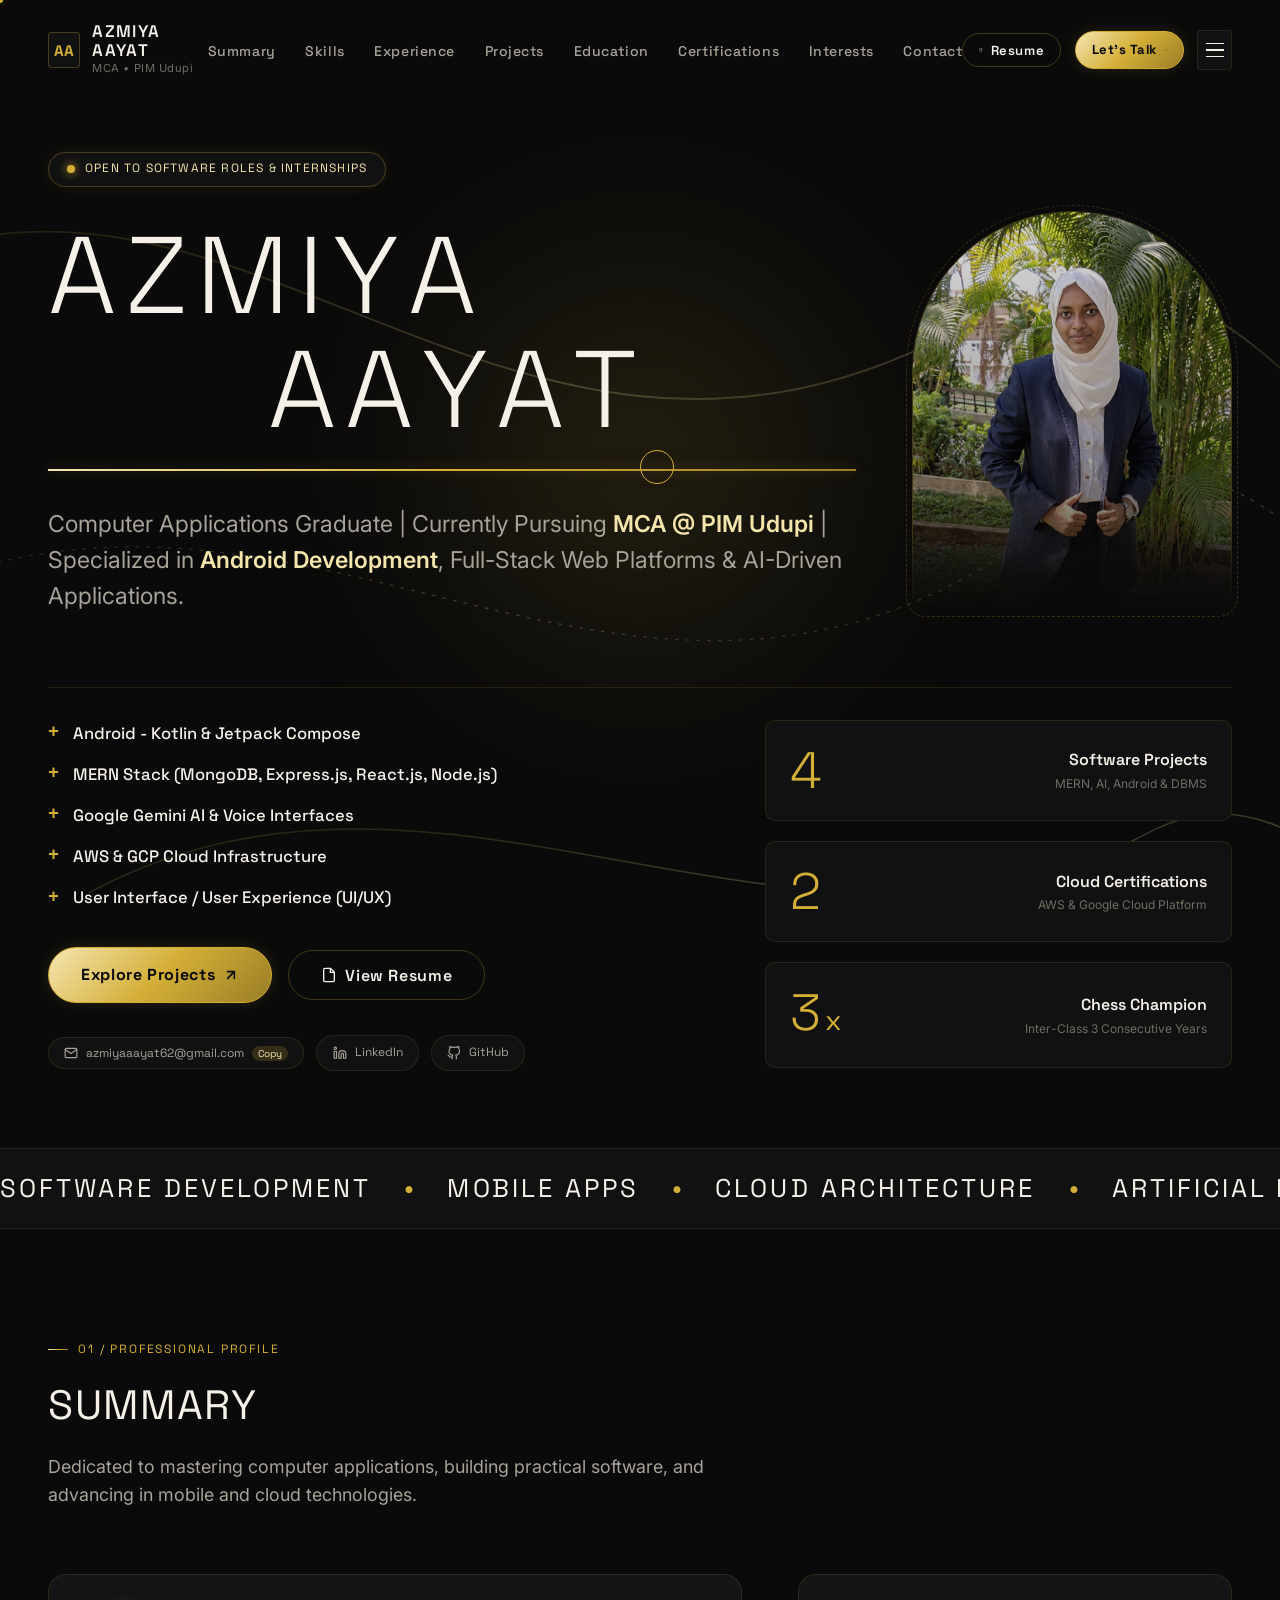
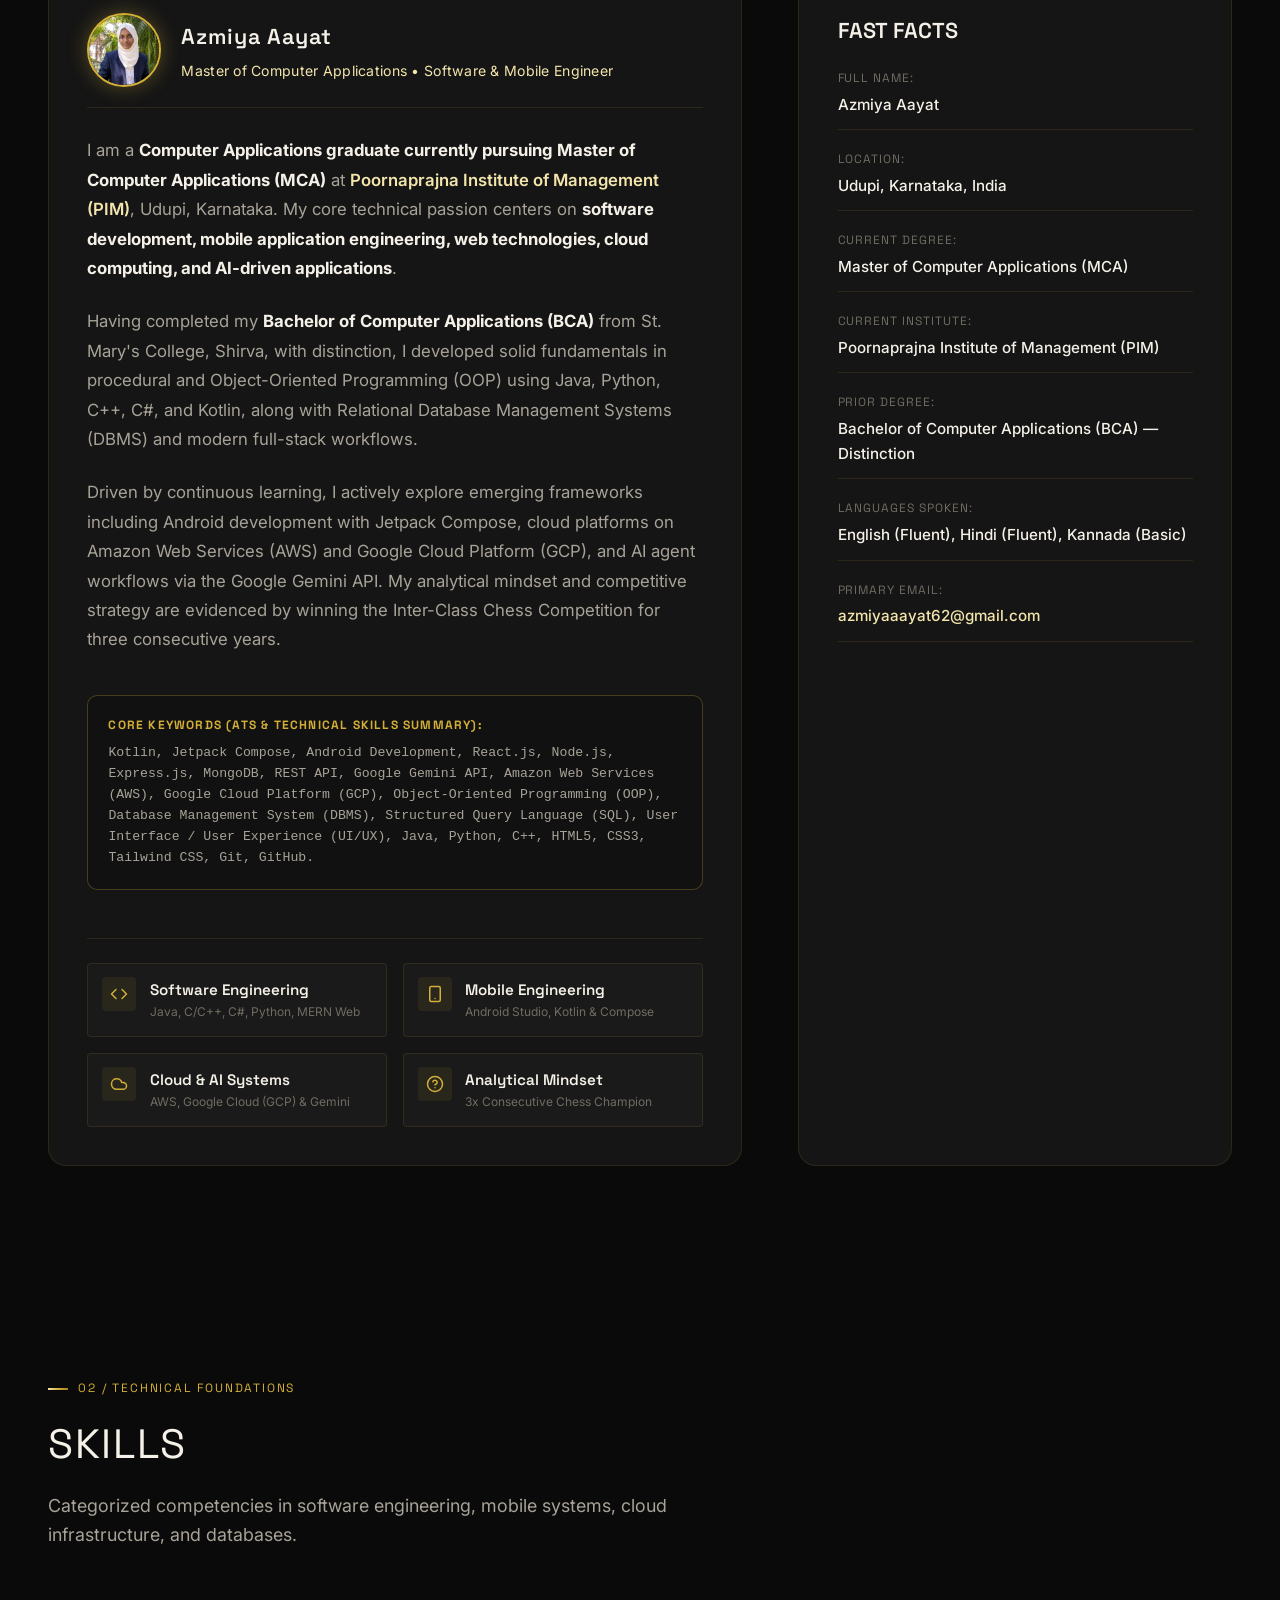
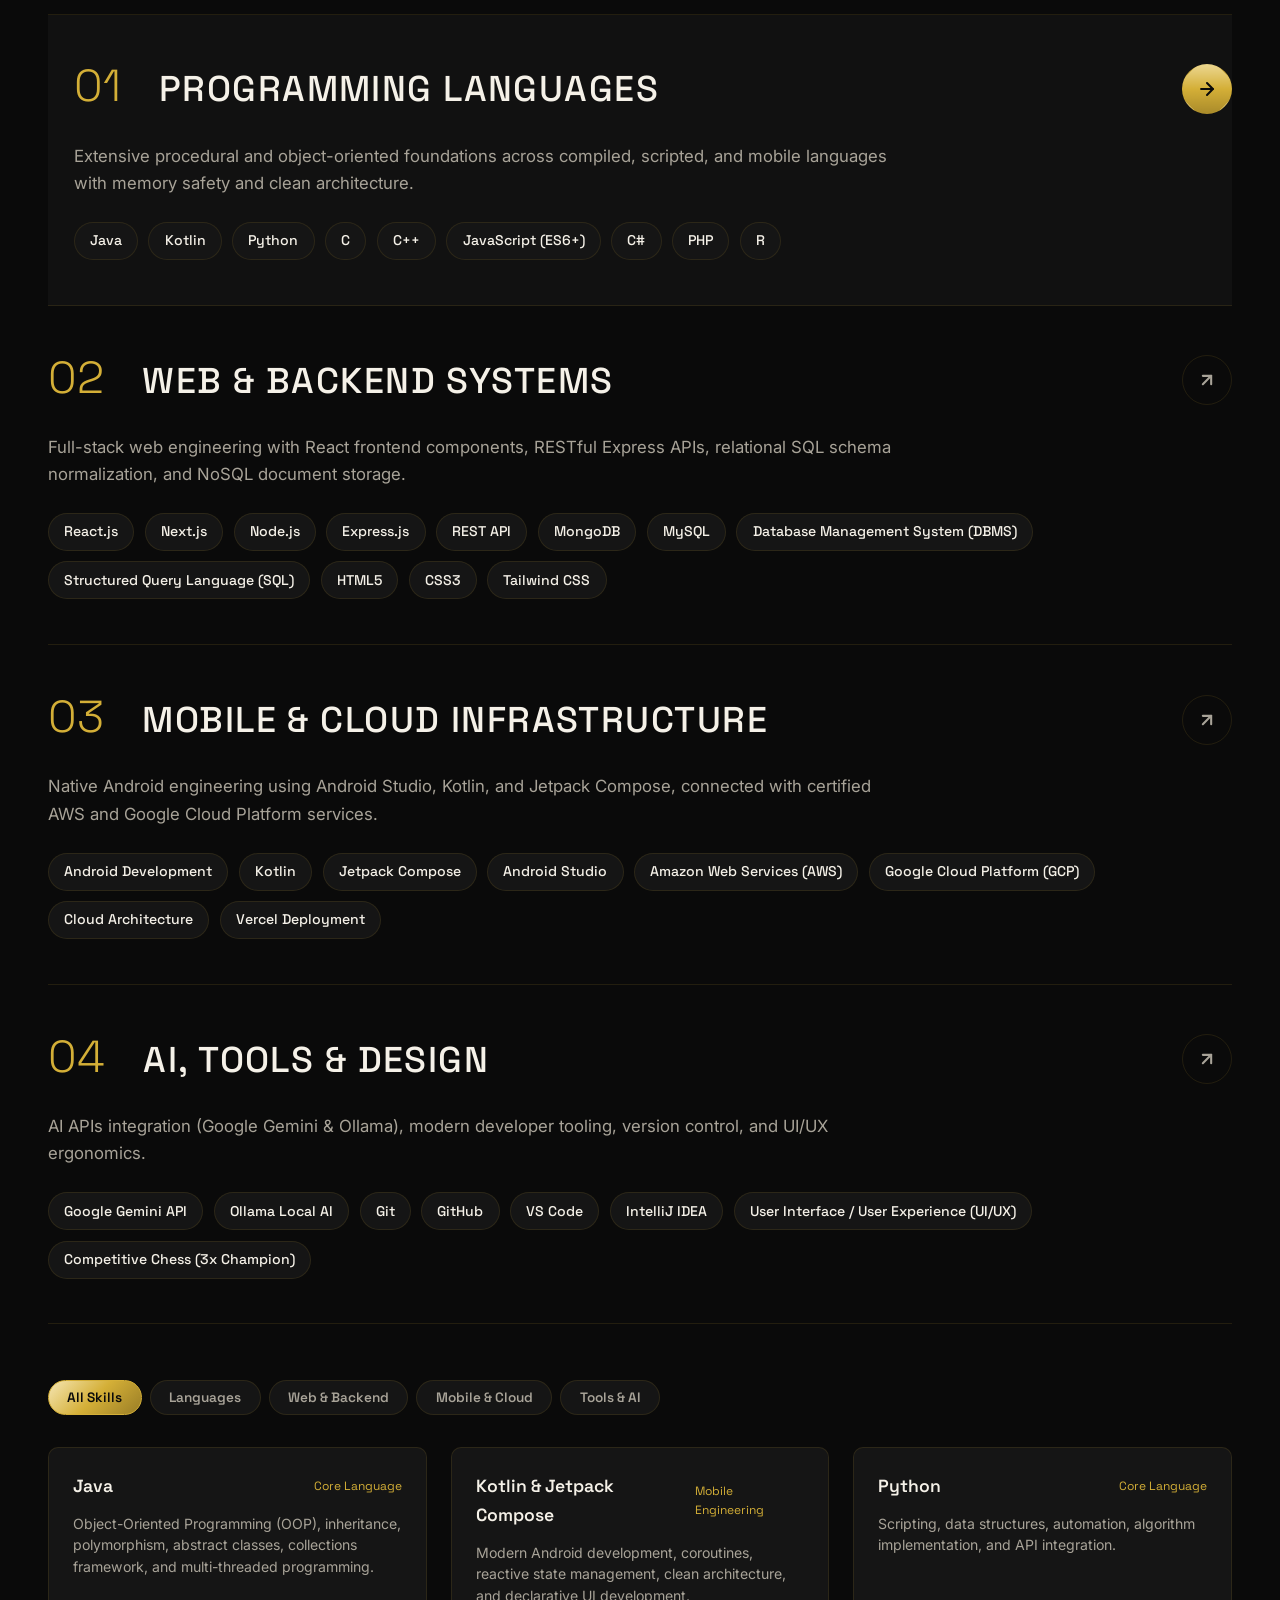
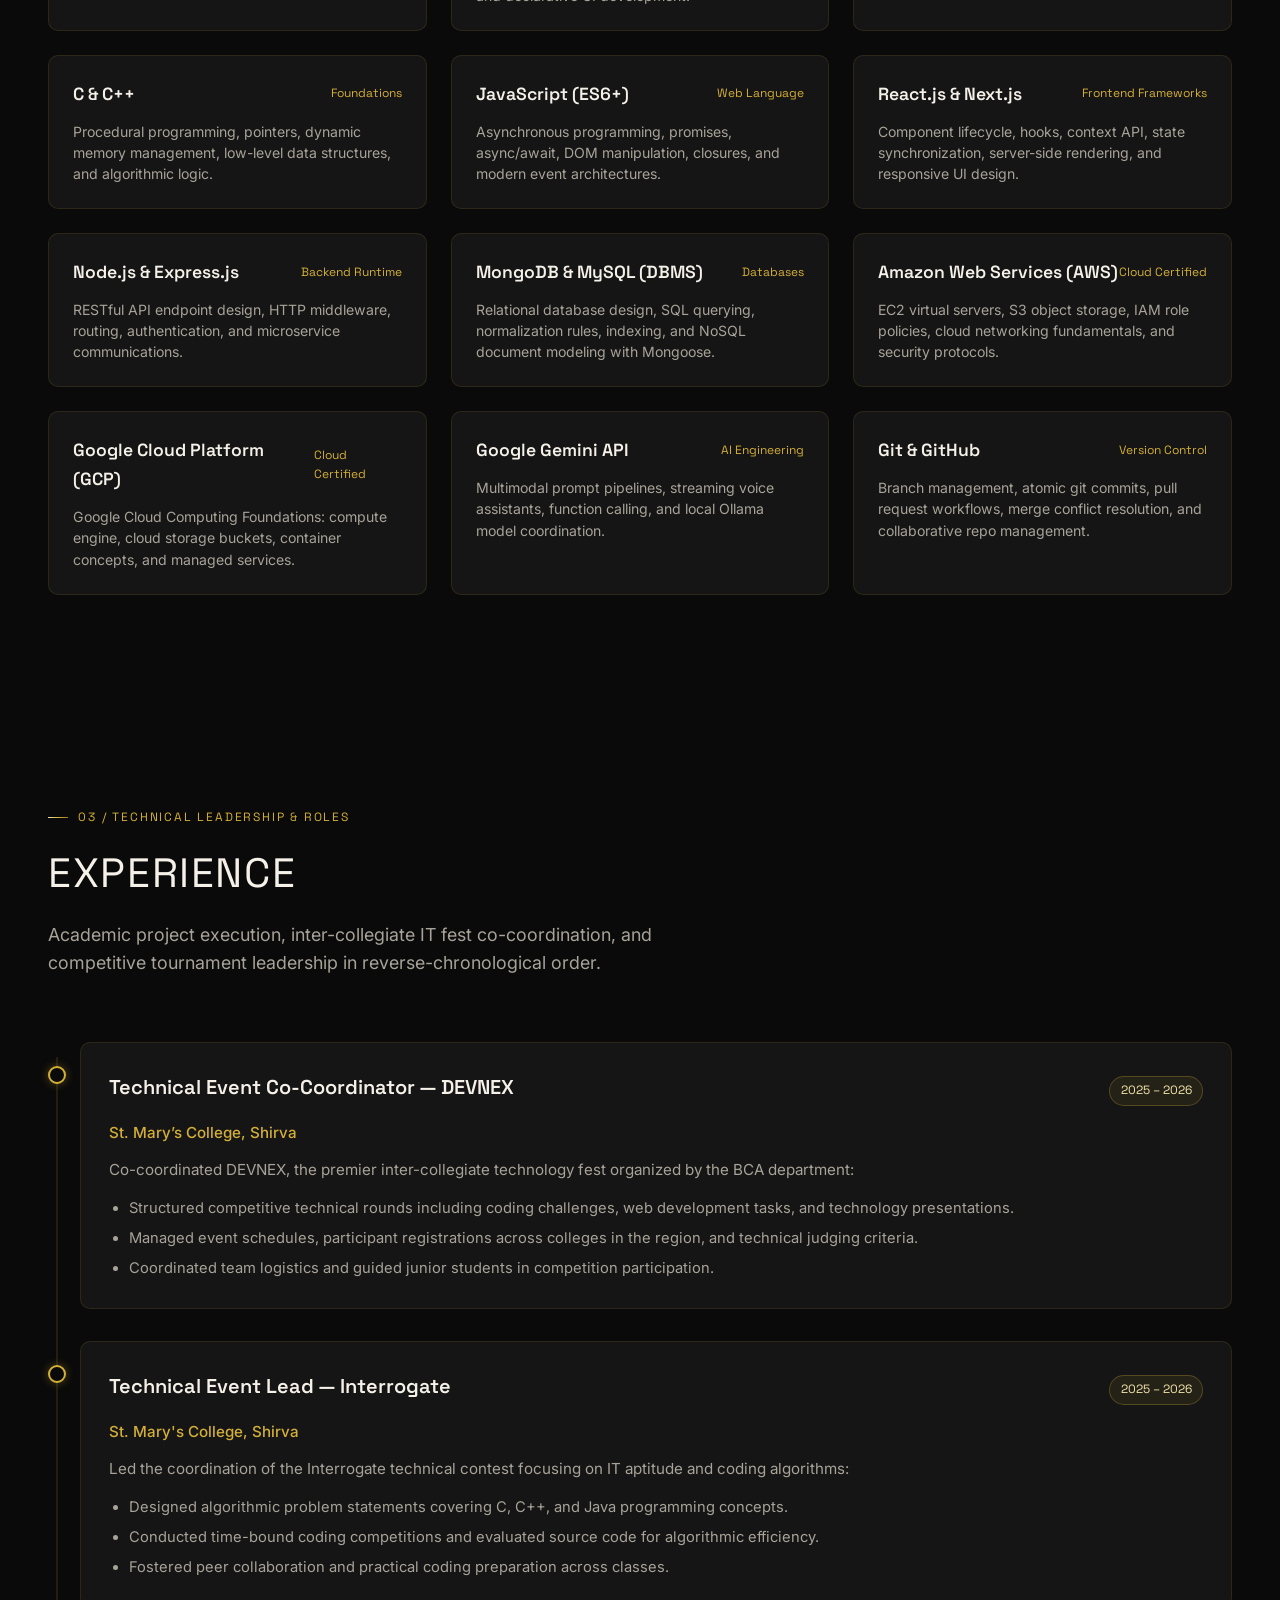
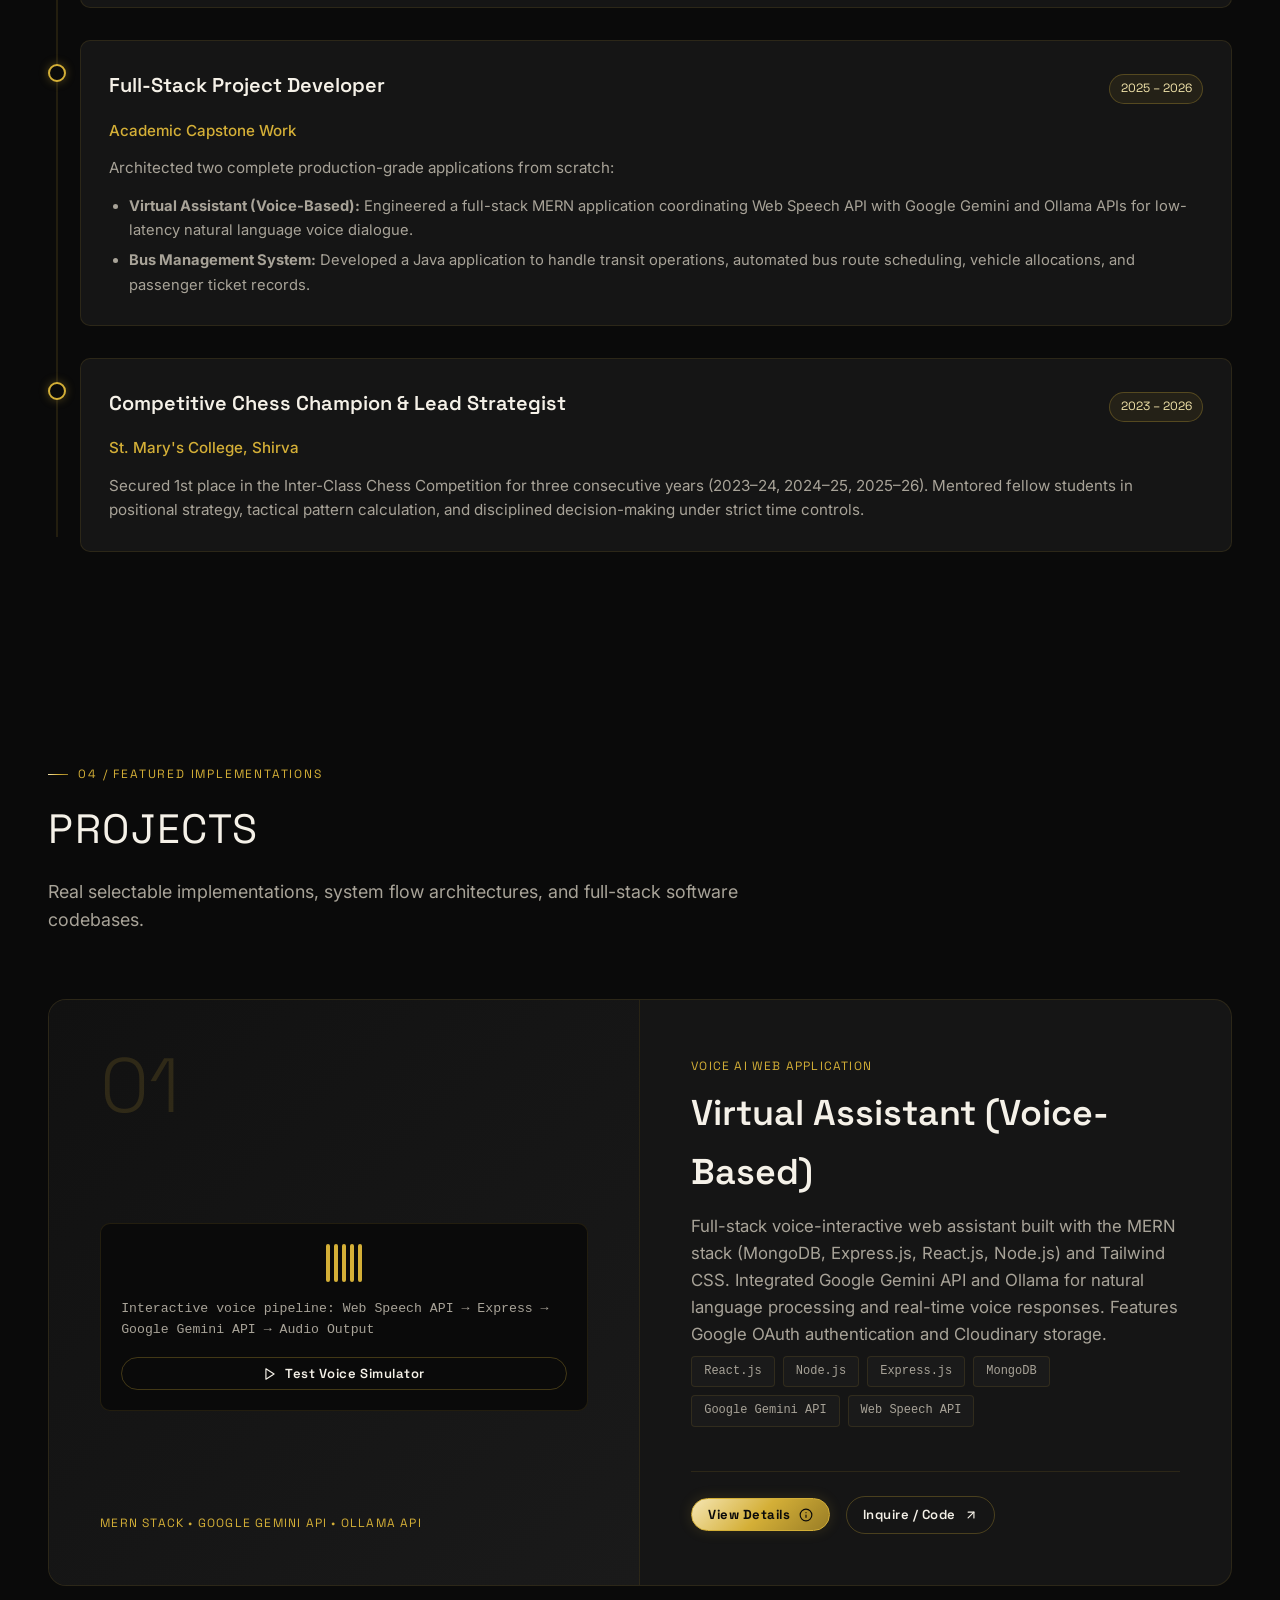
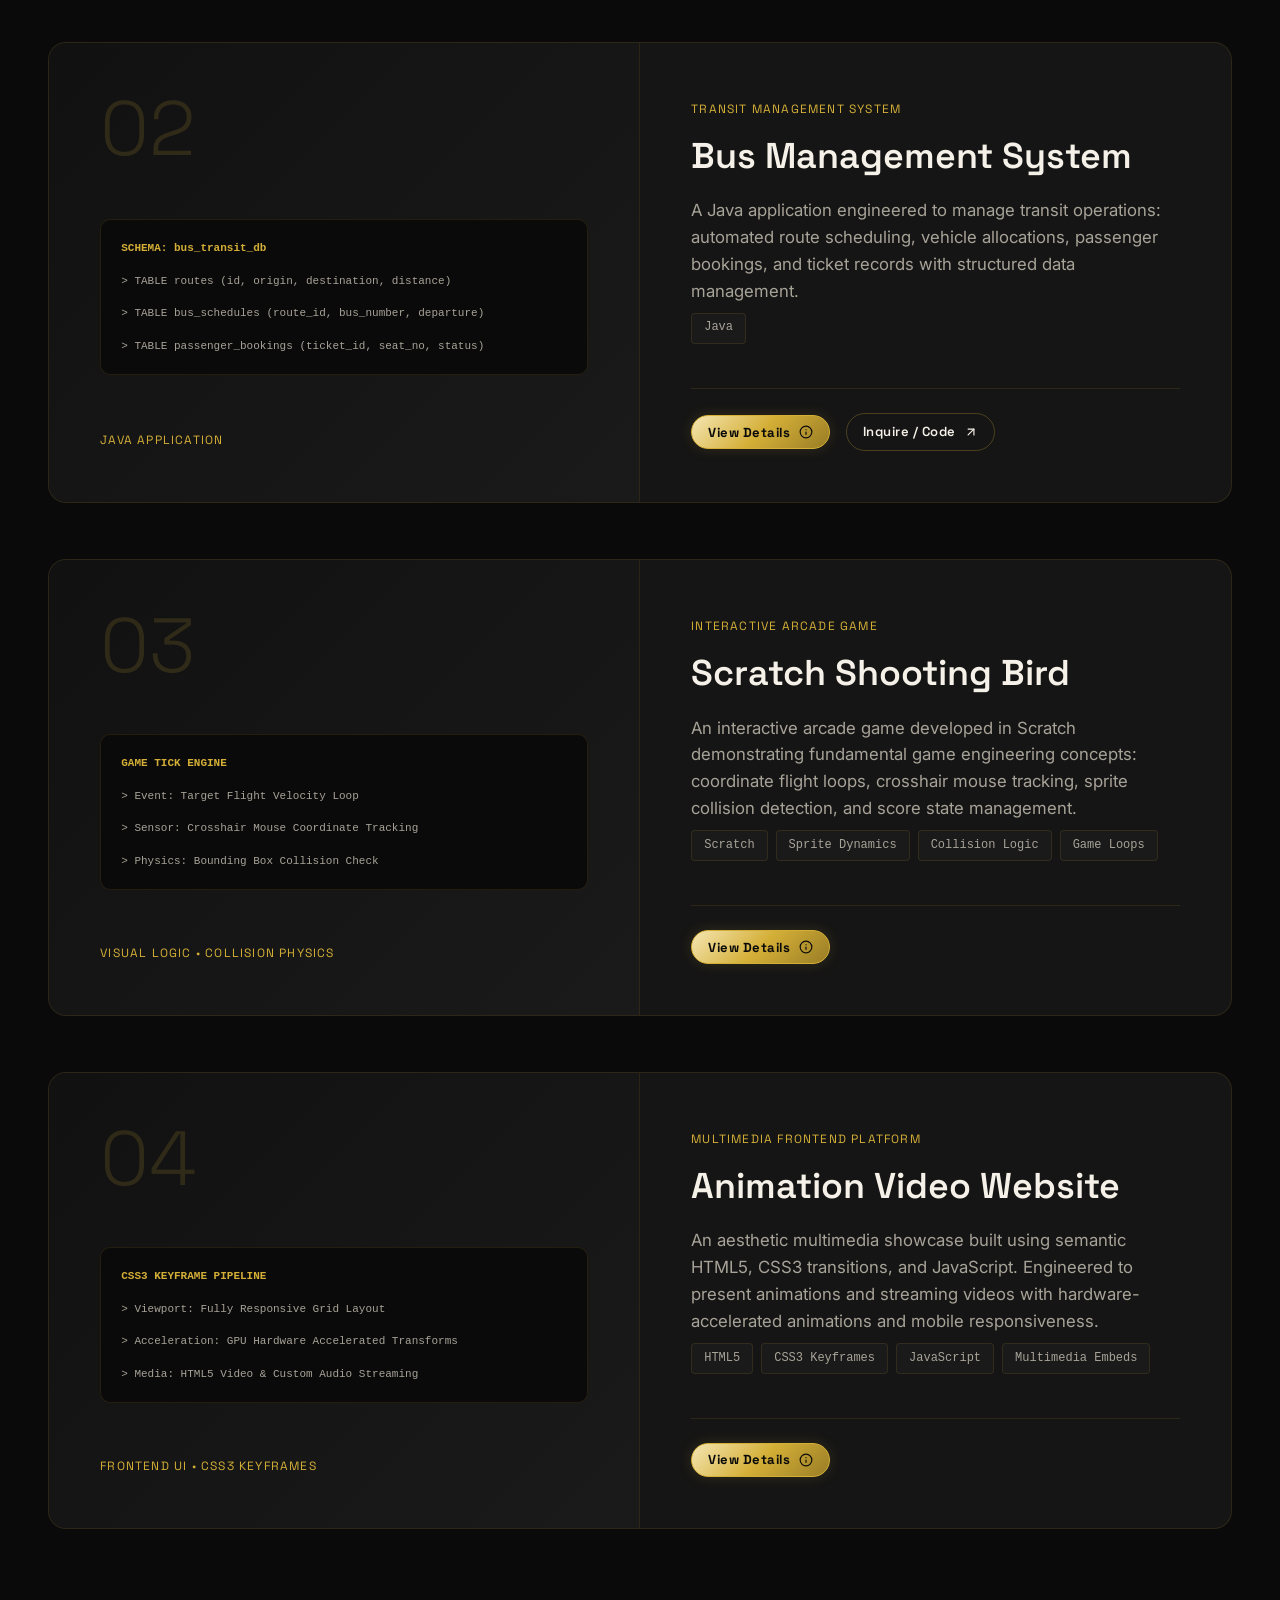
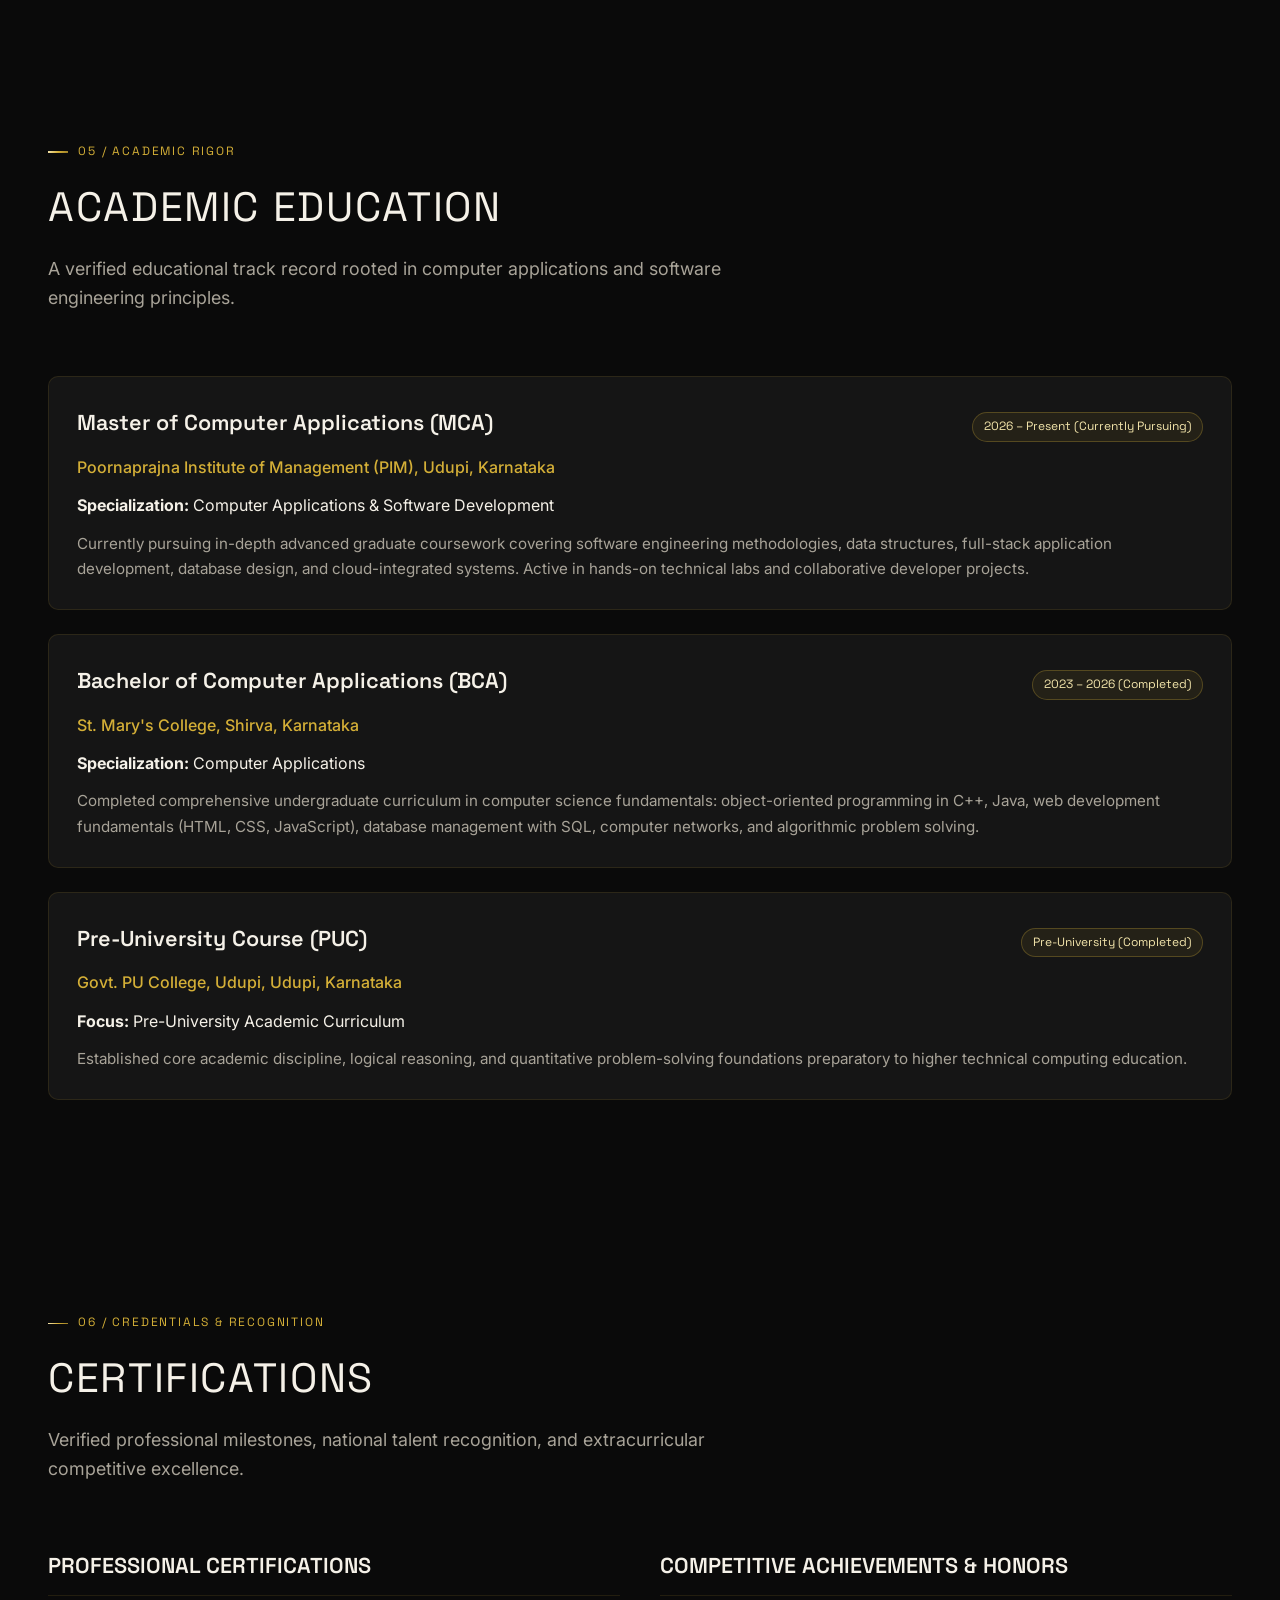
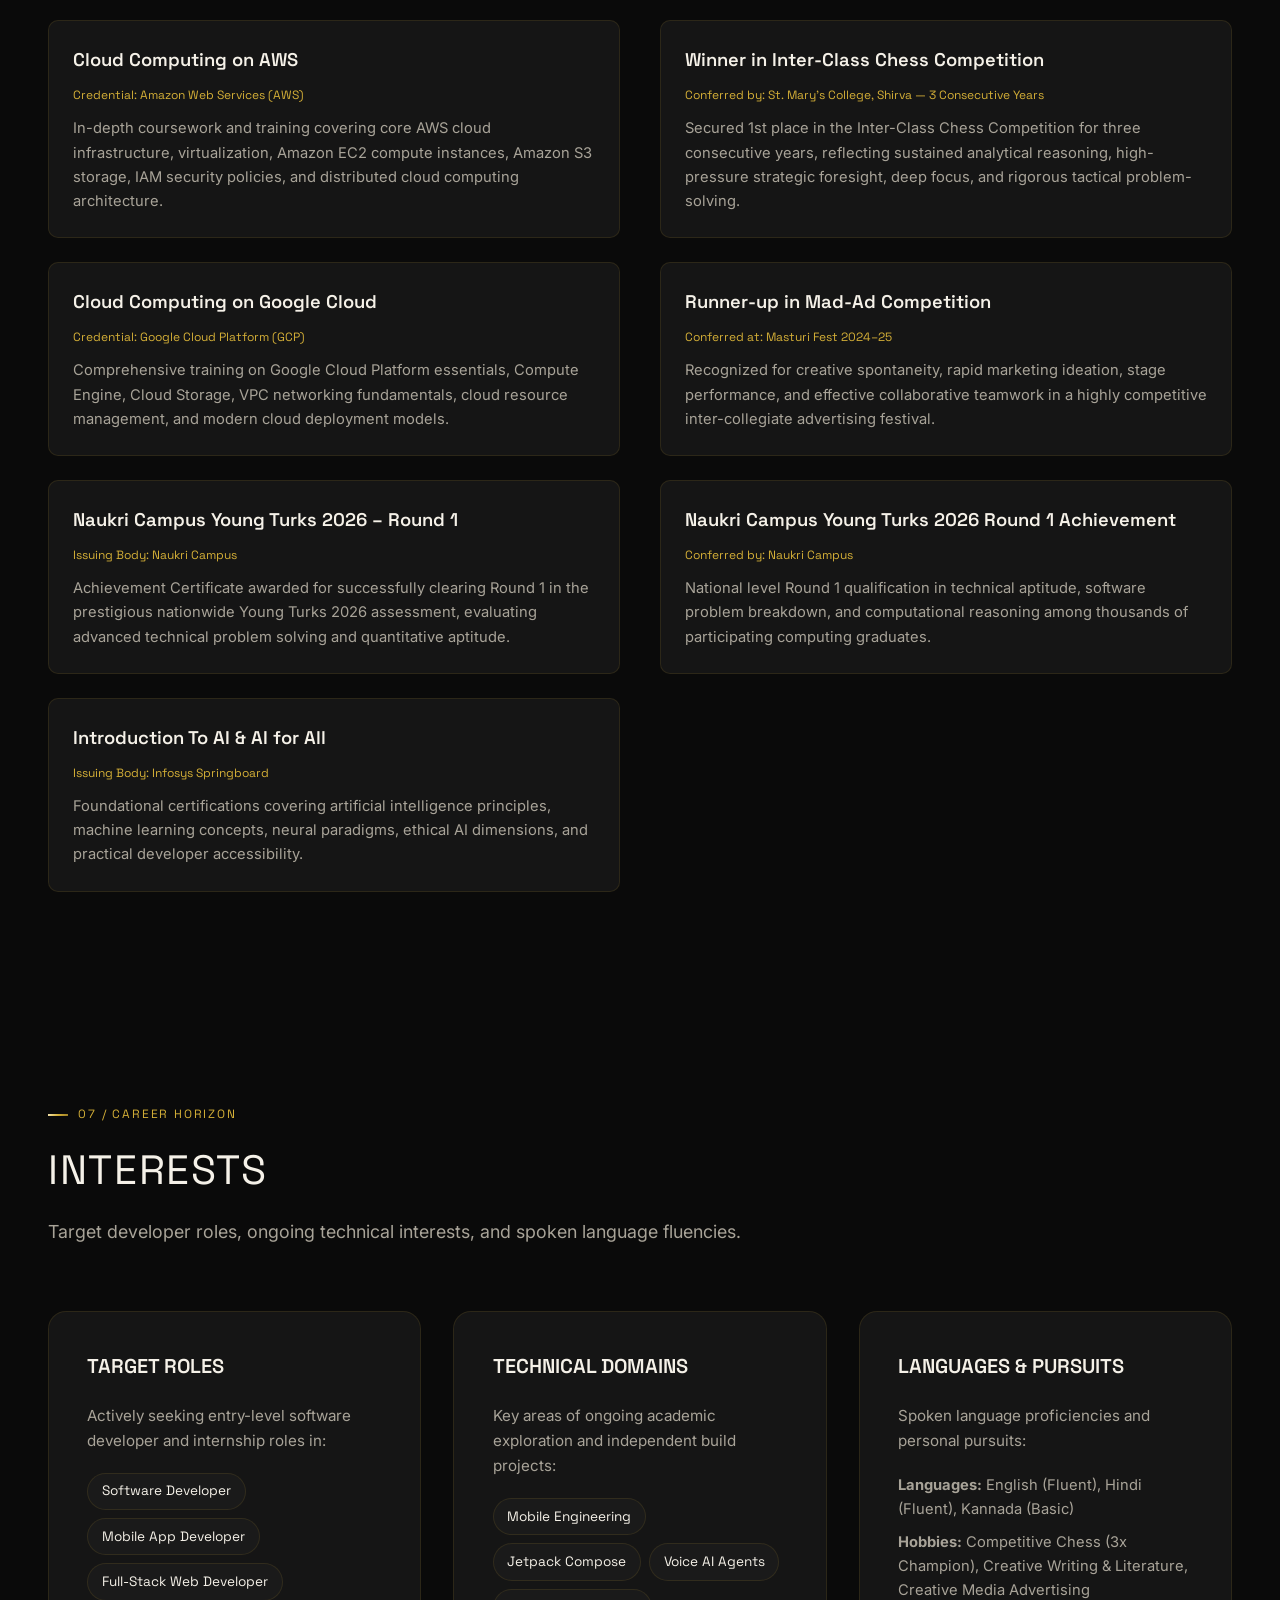
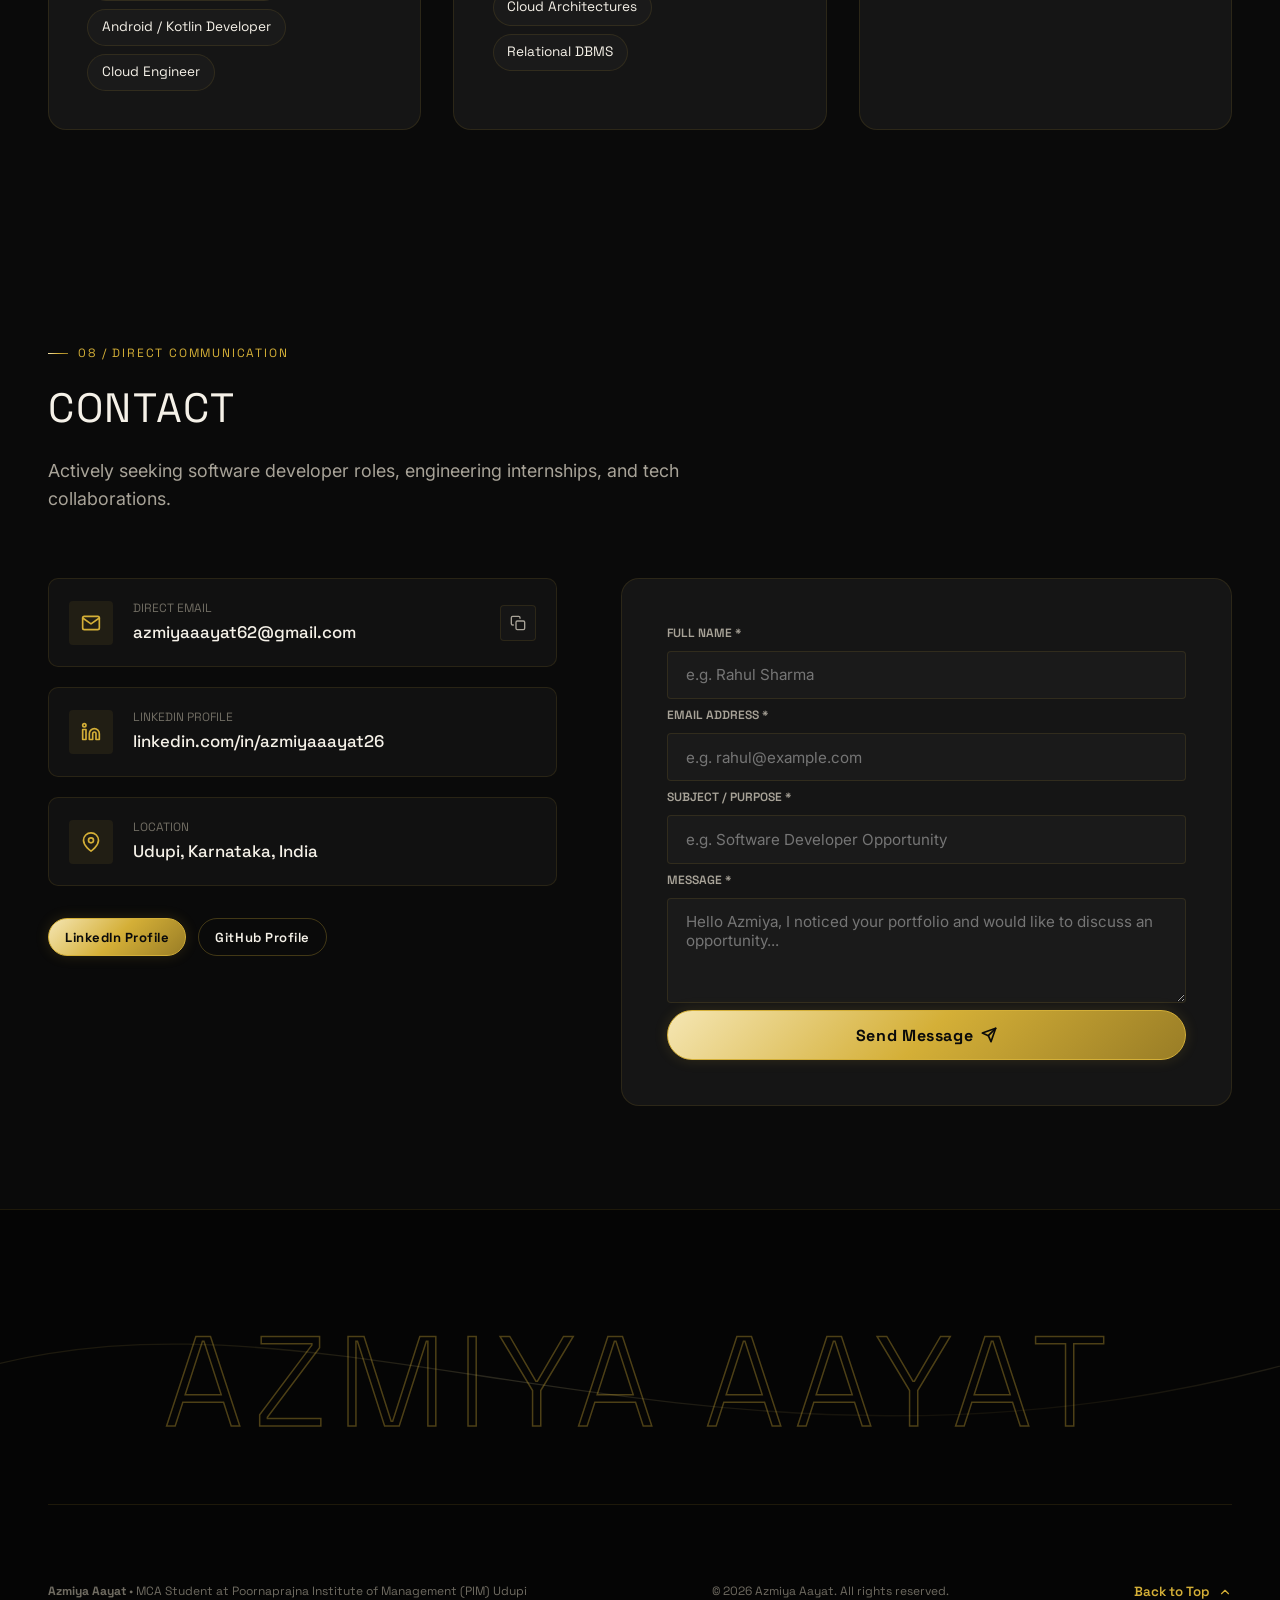
<file: index.html>
<!DOCTYPE html>
<html lang="en">

<head>
  <meta charset="UTF-8">
  <meta name="viewport" content="width=device-width, initial-scale=1.0">
  <title>Azmiya Aayat | MCA Software Developer &amp; Mobile Engineer Portfolio</title>

  <!-- SEO & Search Engine Optimization Metadata -->
  <meta name="description"
    content="Personal developer portfolio of Azmiya Aayat, Computer Applications graduate currently pursuing Master of Computer Applications (MCA) at Poornaprajna Institute of Management (PIM) Udupi. Specialized in Android (Kotlin &amp; Jetpack Compose), MERN stack web development, Google Gemini API, cloud computing (AWS &amp; GCP), and scalable systems.">
  <meta name="keywords"
    content="Azmiya Aayat, Kotlin, Jetpack Compose, Android Development, React.js, Node.js, Express.js, MongoDB, REST API, Google Gemini API, Amazon Web Services (AWS), Google Cloud Platform (GCP), Object-Oriented Programming (OOP), Database Management System (DBMS), Structured Query Language (SQL), User Interface / User Experience (UI/UX), MCA Student, PIM Udupi, Poornaprajna Institute of Management, Software Developer Portfolio">
  <meta name="author" content="Azmiya Aayat">
  <meta name="robots" content="index, follow">
  <link rel="canonical" href="https://azmiya-aayat.vercel.app">

  <!-- Open Graph Meta Tags -->
  <meta property="og:type" content="website">
  <meta property="og:title" content="Azmiya Aayat | MCA Software Developer &amp; Mobile Engineer Portfolio">
  <meta property="og:description"
    content="Computer Applications graduate currently pursuing MCA at PIM Udupi. Specialized in Android Kotlin, MERN full-stack platforms, Gemini AI integrations, and cloud computing.">
  <meta property="og:url" content="https://azmiya-aayat.vercel.app">
  <meta property="og:site_name" content="Azmiya Aayat Portfolio">
  <meta property="og:locale" content="en_US">

  <!-- Twitter Card Metadata -->
  <meta name="twitter:card" content="summary_large_image">
  <meta name="twitter:title" content="Azmiya Aayat | MCA Software Developer &amp; Mobile Engineer">
  <meta name="twitter:description"
    content="Computer Applications graduate pursuing MCA at PIM Udupi. Building mobile apps, full-stack systems, and AI-powered interfaces.">

  <!-- Favicon -->
  <link rel="icon" type="image/svg+xml"
    href="data:image/svg+xml,<svg xmlns='http://www.w3.org/2000/svg' viewBox='0 0 100 100'><rect width='100' height='100' rx='20' fill='%230a0a0a'/><text x='50%' y='58%' dominant-baseline='middle' text-anchor='middle' font-family='sans-serif' font-weight='800' font-size='42' fill='%23d4af37'>AA</text></svg>">

  <!-- Google Fonts: Space Grotesk (Display) + Inter (Body) -->
  <link rel="preconnect" href="https://fonts.googleapis.com">
  <link rel="preconnect" href="https://fonts.gstatic.com" crossorigin>
  <link
    href="https://fonts.googleapis.com/css2?family=Inter:wght@300;400;500;600;700&family=Space+Grotesk:wght@300;400;500;600;700&display=swap"
    rel="stylesheet">

  <!-- Pure Vanilla Stylesheet -->
  <link rel="stylesheet" href="css/style.css">

  <!-- Recruiter & AI-Screening Friendly JSON-LD Person Schema -->
  <script type="application/ld+json">
  {
    "@context": "https://schema.org",
    "@type": "Person",
    "name": "Azmiya Aayat",
    "jobTitle": "Software Developer & Mobile App Engineer",
    "url": "https://azmiya-aayat.vercel.app",
    "sameAs": [
      "https://www.linkedin.com/in/azmiyaaayat26",
      "https://github.com/azmi2605"
    ],
    "alumniOf": [
      {
        "@type": "EducationalOrganization",
        "name": "Poornaprajna Institute of Management (PIM), Udupi",
        "description": "Master of Computer Applications (MCA), 2024–2026"
      },
      {
        "@type": "EducationalOrganization",
        "name": "St. Mary's College, Shirva",
        "description": "Bachelor of Computer Applications (BCA), Graduated with Distinction"
      }
    ],
    "knowsAbout": [
      "Kotlin",
      "Jetpack Compose",
      "Android Development",
      "React.js",
      "Node.js",
      "Express.js",
      "MongoDB",
      "REST API",
      "Google Gemini API",
      "Amazon Web Services (AWS)",
      "Google Cloud Platform (GCP)",
      "Object-Oriented Programming (OOP)",
      "Database Management System (DBMS)",
      "Structured Query Language (SQL)",
      "User Interface / User Experience (UI/UX)",
      "Java",
      "Python",
      "C++",
      "Competitive Chess"
    ]
  }
  </script>
</head>

<body>
  <!-- Accessibility Skip Link -->
  <a href="#hero" class="skip-link">Skip to main content</a>

  <!-- Top Scroll Progress Bar -->
  <div id="scroll-progress-bar" class="scroll-progress-bar" aria-hidden="true"></div>

  <!-- Custom Champagne-Gold Cursor (Desktop fine pointer only) -->
  <div id="cursor-dot" class="cursor-dot" aria-hidden="true"></div>
  <div id="cursor-ring" class="cursor-ring" aria-hidden="true"><span class="cursor-text">VIEW</span></div>

  <!-- Minimal Preloader Screen -->
  <div id="preloader" class="preloader" aria-hidden="true">
    <div class="preloader-top">
      <span>AZMIYA AAYAT</span>
      <span>MCA • PIM UDUPI</span>
    </div>
    <div class="preloader-center">
      <div class="preloader-name">
        <span class="preloader-char" style="animation-delay: 0.05s;">A</span>
        <span class="preloader-char" style="animation-delay: 0.10s;">Z</span>
        <span class="preloader-char" style="animation-delay: 0.15s;">M</span>
        <span class="preloader-char" style="animation-delay: 0.20s;">I</span>
        <span class="preloader-char" style="animation-delay: 0.25s;">Y</span>
        <span class="preloader-char" style="animation-delay: 0.30s;">A</span>
        <span class="preloader-char" style="animation-delay: 0.35s;">&nbsp;</span>
        <span class="preloader-char" style="animation-delay: 0.40s;">A</span>
        <span class="preloader-char" style="animation-delay: 0.45s;">A</span>
        <span class="preloader-char" style="animation-delay: 0.50s;">Y</span>
        <span class="preloader-char" style="animation-delay: 0.55s;">A</span>
        <span class="preloader-char" style="animation-delay: 0.60s;">T</span>
      </div>
    </div>
    <div class="preloader-bottom">
      <span>SOFTWARE &amp; MOBILE APP DEVELOPER</span>
      <span>2026 PORTFOLIO</span>
    </div>
  </div>

  <!-- Site Header -->
  <header class="site-header" id="header" role="banner">
    <div class="container header-inner">
      <!-- Minimal Brand Logo -->
      <a href="#hero" class="brand-logo" aria-label="Azmiya Aayat Home">
        <span class="brand-monogram">AA</span>
        <div class="brand-text">
          <span class="brand-name">Azmiya Aayat</span>
          <span class="brand-sub">MCA • PIM Udupi</span>
        </div>
      </a>

      <!-- Desktop Navigation Links -->
      <nav class="desktop-nav" aria-label="Main Navigation">
        <ul class="nav-links-list">
          <li><a href="#summary" class="nav-anchor">Summary</a></li>
          <li><a href="#skills" class="nav-anchor">Skills</a></li>
          <li><a href="#experience" class="nav-anchor">Experience</a></li>
          <li><a href="#projects" class="nav-anchor">Projects</a></li>
          <li><a href="#education" class="nav-anchor">Education</a></li>
          <li><a href="#certifications" class="nav-anchor">Certifications</a></li>
          <li><a href="#interests" class="nav-anchor">Interests</a></li>
          <li><a href="#contact" class="nav-anchor">Contact</a></li>
        </ul>
      </nav>

      <!-- Header Actions -->
      <div class="header-actions">
        <!-- Resume Trigger Button -->
        <button id="resume-nav-btn" class="btn btn-outline btn-sm" aria-label="Open ATS Resume Modal">
          <svg viewBox="0 0 24 24" width="14" height="14" fill="none" stroke="currentColor" stroke-width="2"
            stroke-linecap="round" stroke-linejoin="round" aria-hidden="true">
            <path d="M14 2H6a2 2 0 0 0-2 2v16a2 2 0 0 0 2 2h12a2 2 0 0 0 2-2V8z"></path>
            <polyline points="14 2 14 8 20 8"></polyline>
          </svg>
          <span>Resume</span>
        </button>

        <!-- "Let's Talk" CTA -->
        <a href="#contact" class="btn btn-gold btn-sm">
          <span>Let's Talk</span>
          <svg viewBox="0 0 24 24" width="14" height="14" fill="none" stroke="currentColor" stroke-width="2.5"
            stroke-linecap="round" stroke-linejoin="round" aria-hidden="true">
            <line x1="7" y1="17" x2="17" y2="7"></line>
            <polyline points="7 7 17 7 17 17"></polyline>
          </svg>
        </a>

        <!-- Hamburger Button -->
        <button id="menu-toggle" class="hamburger-btn" aria-label="Toggle Navigation Menu" aria-expanded="false"
          aria-controls="fullscreen-menu">
          <span class="hamburger-line line-1" aria-hidden="true"></span>
          <span class="hamburger-line line-2" aria-hidden="true"></span>
          <span class="hamburger-line line-3" aria-hidden="true"></span>
        </button>
      </div>
    </div>
  </header>

  <!-- Fullscreen Menu Overlay -->
  <div id="fullscreen-menu" class="fullscreen-menu" role="dialog" aria-modal="true"
    aria-label="Fullscreen Navigation Menu">
    <div class="menu-inner-grid">
      <!-- Left: Menu Links with Staggered Entrance -->
      <nav class="menu-nav-list" aria-label="Menu Items">
        <div class="menu-link-wrap"><a href="#summary" class="menu-link"><span class="menu-link-num">01</span>
            Summary</a></div>
        <div class="menu-link-wrap"><a href="#skills" class="menu-link"><span class="menu-link-num">02</span> Skills</a>
        </div>
        <div class="menu-link-wrap"><a href="#experience" class="menu-link"><span class="menu-link-num">03</span>
            Experience</a></div>
        <div class="menu-link-wrap"><a href="#projects" class="menu-link"><span class="menu-link-num">04</span>
            Projects</a></div>
        <div class="menu-link-wrap"><a href="#education" class="menu-link"><span class="menu-link-num">05</span>
            Education</a></div>
        <div class="menu-link-wrap"><a href="#certifications" class="menu-link"><span class="menu-link-num">06</span>
            Certifications</a></div>
        <div class="menu-link-wrap"><a href="#interests" class="menu-link"><span class="menu-link-num">07</span>
            Interests</a></div>
        <div class="menu-link-wrap"><a href="#contact" class="menu-link"><span class="menu-link-num">08</span>
            Contact</a></div>
      </nav>

      <!-- Right: Name, Bio & Social Channels -->
      <div class="menu-info-column">
        <div class="menu-profile-header">
          <div class="menu-avatar-ring">
            <img src="[data-uri]" alt="Azmiya Aayat, MCA student and mobile and web developer"
              class="menu-avatar-img" width="400" height="400" loading="lazy">
          </div>
          <div>
            <h2 class="menu-info-title">Azmiya Aayat</h2>
            <p class="menu-info-tagline">MCA Candidate &bull; Software Engineer</p>
          </div>
        </div>
        <p class="menu-info-bio">
          Computer Applications graduate currently pursuing MCA at Poornaprajna Institute of Management (PIM), Udupi.
          Building mobile apps, web systems, and AI-driven applications with analytical rigor.
        </p>

        <div class="menu-social-links">
          <a href="https://www.linkedin.com/in/azmiyaaayat26" target="_blank" rel="noopener noreferrer"
            class="menu-social-item">
            <span>LinkedIn: linkedin.com/in/azmiyaaayat26</span>
            <svg viewBox="0 0 24 24" width="16" height="16" fill="none" stroke="currentColor" stroke-width="2"
              stroke-linecap="round" stroke-linejoin="round">
              <path d="M18 13v6a2 2 0 0 1-2 2H5a2 2 0 0 1-2-2V8a2 2 0 0 1 2-2h6"></path>
              <polyline points="15 3 21 3 21 9"></polyline>
              <line x1="10" y1="14" x2="21" y2="3"></line>
            </svg>
          </a>
          <a href="https://github.com/azmi2605" target="_blank" rel="noopener noreferrer" class="menu-social-item">
            <span>GitHub: github.com/azmi2605</span>
            <svg viewBox="0 0 24 24" width="16" height="16" fill="none" stroke="currentColor" stroke-width="2"
              stroke-linecap="round" stroke-linejoin="round">
              <path d="M18 13v6a2 2 0 0 1-2 2H5a2 2 0 0 1-2-2V8a2 2 0 0 1 2-2h6"></path>
              <polyline points="15 3 21 3 21 9"></polyline>
              <line x1="10" y1="14" x2="21" y2="3"></line>
            </svg>
          </a>
          <a href="mailto:azmiyaaayat62@gmail.com" class="menu-social-item">
            <span>Email: azmiyaaayat62@gmail.com</span>
            <svg viewBox="0 0 24 24" width="16" height="16" fill="none" stroke="currentColor" stroke-width="2"
              stroke-linecap="round" stroke-linejoin="round">
              <line x1="22" y1="2" x2="11" y2="13"></line>
              <polygon points="22 2 15 22 11 13 2 9 22 2"></polygon>
            </svg>
          </a>
        </div>
      </div>
    </div>
  </div>

  <!-- Main Content Wrap -->
  <main id="main-content">

    <!-- ========================================================================
         HERO SECTION: Oversized Letter-Spaced Name, Flowing Gold Curves & Stats
         ======================================================================== -->
    <section id="hero" class="hero-section" aria-label="Hero Introduction">
      <!-- Thin Flowing Gold Curve Shapes (Inline SVG Decorative Parallax Background) -->
      <svg id="hero-curves" class="hero-parallax-curves" viewBox="0 0 1440 900" fill="none"
        xmlns="http://www.w3.org/2000/svg" preserveAspectRatio="none" aria-hidden="true">
        <defs>
          <linearGradient id="goldCurveGrad" x1="0%" y1="0%" x2="100%" y2="100%">
            <stop offset="0%" stop-color="#D4AF37" stop-opacity="0.35" />
            <stop offset="50%" stop-color="#F3E5AB" stop-opacity="0.65" />
            <stop offset="100%" stop-color="#AA8222" stop-opacity="0.2" />
          </linearGradient>
        </defs>
        <path d="M-100 200 C300 100, 600 450, 1100 250 C1350 150, 1500 350, 1600 400" stroke="url(#goldCurveGrad)"
          stroke-width="1.5" fill="none" />
        <path d="M-50 450 C400 350, 750 650, 1200 400 C1400 300, 1550 500, 1650 550" stroke="url(#goldCurveGrad)"
          stroke-width="1" stroke-dasharray="4 8" fill="none" />
        <path d="M100 700 C500 550, 900 800, 1300 650 C1450 600, 1550 720, 1650 750" stroke="url(#goldCurveGrad)"
          stroke-width="1.2" fill="none" />
      </svg>
      <div class="hero-glow-ambience" aria-hidden="true"></div>

      <div class="container hero-content">
        <!-- "Open to Internships" Badge with Soft Gold Pulse -->
        <div class="internship-badge">
          <span class="gold-pulse-dot" aria-hidden="true"></span>
          <span>Open to Software Roles &amp; Internships</span>
        </div>

        <!-- Oversized, Wide, Light-Weight, Letter-Spaced Uppercase Name with Arch Portrait Beside It -->
        <div class="hero-header-row">
          <div class="hero-header-text">
            <div class="hero-name-wrap">
              <h1 class="hero-name-display" id="hero-title">
                <span class="hero-name-line">AZMIYA</span>
                <span class="hero-name-line">AAYAT</span>
              </h1>
            </div>

            <!-- Thin Glowing Gold Line Beneath It -->
            <div class="hero-gold-line" id="hero-gold-line" aria-hidden="true"></div>

            <!-- Short Role Line Below -->
            <p class="hero-role-text" id="hero-role-line">
              Computer Applications Graduate | Currently Pursuing <span class="gold-highlight">MCA @ PIM Udupi</span> |
              Specialized in <span class="gold-highlight">Android Development</span>, Full-Stack Web Platforms &amp;
              AI-Driven Applications.
            </p>
          </div>

          <!-- Hero Portrait: Arch-Shaped Frame beside AZMIYA AAYAT -->
          <div class="hero-portrait-col" id="hero-portrait-col">
            <div class="hero-portrait-container" id="hero-portrait-container">
              <div class="hero-portrait-frame" id="hero-portrait-frame">
                <img src="assets/images/azmiya-half.png" alt="Azmiya Aayat, MCA student and mobile and web developer"
                  class="hero-portrait-img" width="900" height="1100" loading="eager" fetchpriority="high">
                <div class="hero-portrait-overlay" aria-hidden="true"></div>
                <div class="hero-portrait-gold-tint" aria-hidden="true"></div>
              </div>
              <div class="hero-portrait-border" aria-hidden="true"></div>
            </div>
          </div>
        </div>

        <!-- Hero Content Grid -->
        <div class="hero-grid">
          <!-- Left: Focus Items, CTAs, Socials -->
          <div class="hero-main-col">
            <!-- Vertical List of Focus Items with '+' Icons -->
            <div class="hero-focus-list">
              <div class="focus-item">
                <span class="focus-plus">+</span>
                <span>Android - Kotlin &amp; Jetpack Compose</span>
              </div>
              <div class="focus-item">
                <span class="focus-plus">+</span>
                <span>MERN Stack (MongoDB, Express.js, React.js, Node.js)</span>
              </div>
              <div class="focus-item">
                <span class="focus-plus">+</span>
                <span>Google Gemini AI &amp; Voice Interfaces</span>
              </div>
              <div class="focus-item">
                <span class="focus-plus">+</span>
                <span>AWS &amp; GCP Cloud Infrastructure</span>
              </div>
              <div class="focus-item">
                <span class="focus-plus">+</span>
                <span>User Interface / User Experience (UI/UX)</span>
              </div>
            </div>

            <!-- Primary CTAs -->
            <div class="hero-cta-row">
              <a href="#projects" class="btn btn-gold btn-lg">
                <span>Explore Projects</span>
                <svg viewBox="0 0 24 24" width="16" height="16" fill="none" stroke="currentColor" stroke-width="2.5"
                  stroke-linecap="round" stroke-linejoin="round" aria-hidden="true">
                  <line x1="7" y1="17" x2="17" y2="7"></line>
                  <polyline points="7 7 17 7 17 17"></polyline>
                </svg>
              </a>
              <button id="hero-resume-btn" class="btn btn-outline btn-lg" aria-label="Open ATS Resume Modal">
                <svg viewBox="0 0 24 24" width="16" height="16" fill="none" stroke="currentColor" stroke-width="2"
                  stroke-linecap="round" stroke-linejoin="round" aria-hidden="true">
                  <path d="M14 2H6a2 2 0 0 0-2 2v16a2 2 0 0 0 2 2h12a2 2 0 0 0 2-2V8z"></path>
                  <polyline points="14 2 14 8 20 8"></polyline>
                </svg>
                <span>View Resume</span>
              </button>
            </div>

            <!-- Social Pills Bar -->
            <div class="hero-social-row">
              <button class="social-pill" id="copy-email-pill" title="Click to copy email address">
                <svg viewBox="0 0 24 24" width="14" height="14" fill="none" stroke="currentColor" stroke-width="2"
                  stroke-linecap="round" stroke-linejoin="round">
                  <path d="M4 4h16c1.1 0 2 .9 2 2v12c0 1.1-.9 2-2 2H4c-1.1 0-2-.9-2-2V6c0-1.1.9-2 2-2z"></path>
                  <polyline points="22,6 12,13 2,6"></polyline>
                </svg>
                <span>azmiyaaayat62@gmail.com</span>
                <span
                  style="font-size: 10px; background: rgba(212,175,55,0.18); color: var(--gold-light); padding: 1px 6px; border-radius: 9999px;">Copy</span>
              </button>
              <a href="https://www.linkedin.com/in/azmiyaaayat26" target="_blank" rel="noopener noreferrer"
                class="social-pill" title="LinkedIn Profile">
                <svg viewBox="0 0 24 24" width="14" height="14" fill="none" stroke="currentColor" stroke-width="2"
                  stroke-linecap="round" stroke-linejoin="round">
                  <path d="M16 8a6 6 0 0 1 6 6v7h-4v-7a2 2 0 0 0-2-2 2 2 0 0 0-2 2v7h-4v-7a6 6 0 0 1 6-6z"></path>
                  <rect x="2" y="9" width="4" height="12"></rect>
                  <circle cx="4" cy="4" r="2"></circle>
                </svg>
                <span>LinkedIn</span>
              </a>
              <a href="https://github.com/azmi2605" target="_blank" rel="noopener noreferrer" class="social-pill"
                title="GitHub Profile">
                <svg viewBox="0 0 24 24" width="14" height="14" fill="none" stroke="currentColor" stroke-width="2"
                  stroke-linecap="round" stroke-linejoin="round">
                  <path
                    d="M9 19c-5 1.5-5-2.5-7-3m14 6v-3.87a3.37 3.37 0 0 0-.94-2.61c3.14-.35 6.44-1.54 6.44-7A5.44 5.44 0 0 0 20 4.77 5.07 5.07 0 0 0 19.91 1S18.73.65 16 2.48a13.38 13.38 0 0 0-7 0C6.27.65 5.09 1 5.09 1A5.07 5.07 0 0 0 5 4.77a5.44 5.44 0 0 0-1.5 3.78c0 5.42 3.3 6.61 6.44 7A3.37 3.37 0 0 0 9 18.13V22">
                  </path>
                </svg>
                <span>GitHub</span>
              </a>
            </div>
          </div>

          <!-- Right: 3 Stat Blocks (vanilla JS count-up) -->
          <div class="hero-stats-wrap">
            <!-- Stat 1: 4 Projects -->
            <div class="stat-box">
              <div class="stat-number-wrap">
                <span class="stat-number" data-target="4">0</span>
              </div>
              <div class="stat-label-wrap">
                <div class="stat-label-title">Software Projects</div>
                <div class="stat-label-sub">MERN, AI, Android &amp; DBMS</div>
              </div>
            </div>

            <!-- Stat 2: 2 Cloud Certifications -->
            <div class="stat-box">
              <div class="stat-number-wrap">
                <span class="stat-number" data-target="2">0</span>
              </div>
              <div class="stat-label-wrap">
                <div class="stat-label-title">Cloud Certifications</div>
                <div class="stat-label-sub">AWS &amp; Google Cloud Platform</div>
              </div>
            </div>

            <!-- Stat 3: 3x Chess Champion -->
            <div class="stat-box">
              <div class="stat-number-wrap">
                <span class="stat-number" data-target="3">0</span>
                <span class="stat-suffix">x</span>
              </div>
              <div class="stat-label-wrap">
                <div class="stat-label-title">Chess Champion</div>
                <div class="stat-label-sub">Inter-Class 3 Consecutive Years</div>
              </div>
            </div>
          </div>
        </div>
      </div>
    </section>

    <!-- Infinite Marquee Strip 1 -->
    <div class="marquee-strip" aria-hidden="true">
      <div class="marquee-track">
        <div class="marquee-content">
          <span class="marquee-keyword">SOFTWARE DEVELOPMENT</span>
          <span class="marquee-dot">•</span>
          <span class="marquee-keyword">MOBILE APPS</span>
          <span class="marquee-dot">•</span>
          <span class="marquee-keyword">CLOUD ARCHITECTURE</span>
          <span class="marquee-dot">•</span>
          <span class="marquee-keyword">ARTIFICIAL INTELLIGENCE</span>
          <span class="marquee-dot">•</span>
          <span class="marquee-keyword">KOTLIN &amp; COMPOSE</span>
          <span class="marquee-dot">•</span>
          <span class="marquee-keyword">MERN STACK</span>
          <span class="marquee-dot">•</span>
          <span class="marquee-keyword">PROBLEM SOLVING</span>
          <span class="marquee-dot">•</span>
        </div>
        <div class="marquee-content">
          <span class="marquee-keyword">SOFTWARE DEVELOPMENT</span>
          <span class="marquee-dot">•</span>
          <span class="marquee-keyword">MOBILE APPS</span>
          <span class="marquee-dot">•</span>
          <span class="marquee-keyword">CLOUD ARCHITECTURE</span>
          <span class="marquee-dot">•</span>
          <span class="marquee-keyword">ARTIFICIAL INTELLIGENCE</span>
          <span class="marquee-dot">•</span>
          <span class="marquee-keyword">KOTLIN &amp; COMPOSE</span>
          <span class="marquee-dot">•</span>
          <span class="marquee-keyword">MERN STACK</span>
          <span class="marquee-dot">•</span>
          <span class="marquee-keyword">PROBLEM SOLVING</span>
          <span class="marquee-dot">•</span>
        </div>
      </div>
    </div>

    <!-- ========================================================================
         SECTION 01: SUMMARY (ATS Recruiter Friendly)
         ======================================================================== -->
    <section id="summary" class="section" aria-labelledby="summary-heading">
      <div class="container">
        <div class="section-header reveal-fade">
          <div class="section-tag">
            <span class="section-tag-dash"></span>
            <span>01 / PROFESSIONAL PROFILE</span>
          </div>
          <h2 id="summary-heading" class="section-title">Summary</h2>
          <p class="section-subtitle">Dedicated to mastering computer applications, building practical software, and
            advancing in mobile and cloud technologies.</p>
        </div>

        <div class="summary-grid">
          <!-- Main Story Card -->
          <div class="card summary-main-card reveal-fade">
            <!-- Author Profile Intro with Circular Gold Ring Avatar -->
            <div class="summary-author-banner">
              <div class="summary-avatar-ring">
                <img src="[data-uri]" alt="Azmiya Aayat, MCA student and mobile and web developer"
                  class="summary-avatar-img" width="400" height="400" loading="lazy">
              </div>
              <div class="summary-author-text">
                <h3 class="summary-author-name">Azmiya Aayat</h3>
                <span class="summary-author-role">Master of Computer Applications &bull; Software &amp; Mobile Engineer</span>
              </div>
            </div>

            <p class="summary-paragraph">
              I am a <strong>Computer Applications graduate currently pursuing Master of Computer Applications
                (MCA)</strong> at
              <span style="color: var(--gold-light); font-weight: 600;">Poornaprajna Institute of Management
                (PIM)</span>, Udupi, Karnataka.
              My core technical passion centers on <strong>software development, mobile application engineering, web
                technologies, cloud computing, and AI-driven applications</strong>.
            </p>
            <p class="summary-paragraph">
              Having completed my <strong>Bachelor of Computer Applications (BCA)</strong> from St. Mary's College,
              Shirva, with distinction, I developed solid fundamentals in procedural and Object-Oriented Programming
              (OOP) using Java, Python, C++, C#, and Kotlin, along with Relational Database Management Systems (DBMS)
              and modern full-stack workflows.
            </p>
            <p class="summary-paragraph">
              Driven by continuous learning, I actively explore emerging frameworks including Android development with
              Jetpack Compose, cloud platforms on Amazon Web Services (AWS) and Google Cloud Platform (GCP), and AI
              agent workflows via the Google Gemini API. My analytical mindset and competitive strategy are evidenced by
              winning the Inter-Class Chess Competition for three consecutive years.
            </p>

            <!-- Plain-Text Core Keywords Line (ATS Requirement) -->
            <div class="core-keywords-box">
              <div class="keywords-label">Core Keywords (ATS &amp; Technical Skills Summary):</div>
              <div class="keywords-text">
                Kotlin, Jetpack Compose, Android Development, React.js, Node.js, Express.js, MongoDB, REST API, Google
                Gemini API, Amazon Web Services (AWS), Google Cloud Platform (GCP), Object-Oriented Programming (OOP),
                Database Management System (DBMS), Structured Query Language (SQL), User Interface / User Experience
                (UI/UX), Java, Python, C++, HTML5, CSS3, Tailwind CSS, Git, GitHub.
              </div>
            </div>

            <!-- 4 Competency Attributes -->
            <div class="summary-attributes-grid">
              <div class="attribute-item">
                <div class="attr-icon">
                  <svg viewBox="0 0 24 24" width="18" height="18" fill="none" stroke="currentColor" stroke-width="2"
                    stroke-linecap="round" stroke-linejoin="round">
                    <polyline points="16 18 22 12 16 6"></polyline>
                    <polyline points="8 6 2 12 8 18"></polyline>
                  </svg>
                </div>
                <div class="attr-info">
                  <span class="attr-title">Software Engineering</span>
                  <span class="attr-desc">Java, C/C++, C#, Python, MERN Web</span>
                </div>
              </div>

              <div class="attribute-item">
                <div class="attr-icon">
                  <svg viewBox="0 0 24 24" width="18" height="18" fill="none" stroke="currentColor" stroke-width="2"
                    stroke-linecap="round" stroke-linejoin="round">
                    <rect x="5" y="2" width="14" height="20" rx="2" ry="2"></rect>
                    <line x1="12" y1="18" x2="12.01" y2="18"></line>
                  </svg>
                </div>
                <div class="attr-info">
                  <span class="attr-title">Mobile Engineering</span>
                  <span class="attr-desc">Android Studio, Kotlin &amp; Compose</span>
                </div>
              </div>

              <div class="attribute-item">
                <div class="attr-icon">
                  <svg viewBox="0 0 24 24" width="18" height="18" fill="none" stroke="currentColor" stroke-width="2"
                    stroke-linecap="round" stroke-linejoin="round">
                    <path d="M17.5 19H9a7 7 0 1 1 6.71-9h1.79a4.5 4.5 0 1 1 0 9Z"></path>
                  </svg>
                </div>
                <div class="attr-info">
                  <span class="attr-title">Cloud &amp; AI Systems</span>
                  <span class="attr-desc">AWS, Google Cloud (GCP) &amp; Gemini</span>
                </div>
              </div>

              <div class="attribute-item">
                <div class="attr-icon">
                  <svg viewBox="0 0 24 24" width="18" height="18" fill="none" stroke="currentColor" stroke-width="2"
                    stroke-linecap="round" stroke-linejoin="round">
                    <circle cx="12" cy="12" r="10"></circle>
                    <path d="M9.09 9a3 3 0 0 1 5.83 1c0 2-3 3-3 3"></path>
                    <line x1="12" y1="17" x2="12.01" y2="17"></line>
                  </svg>
                </div>
                <div class="attr-info">
                  <span class="attr-title">Analytical Mindset</span>
                  <span class="attr-desc">3x Consecutive Chess Champion</span>
                </div>
              </div>
            </div>
          </div>

          <!-- Fast Facts Sidebar -->
          <div class="card fast-facts-card reveal-fade">
            <h3 class="fast-facts-title">Fast Facts</h3>
            <div class="fact-row">
              <span class="fact-label">Full Name:</span>
              <span class="fact-val">Azmiya Aayat</span>
            </div>
            <div class="fact-row">
              <span class="fact-label">Location:</span>
              <span class="fact-val">Udupi, Karnataka, India</span>
            </div>
            <div class="fact-row">
              <span class="fact-label">Current Degree:</span>
              <span class="fact-val">Master of Computer Applications (MCA)</span>
            </div>
            <div class="fact-row">
              <span class="fact-label">Current Institute:</span>
              <span class="fact-val">Poornaprajna Institute of Management (PIM)</span>
            </div>
            <div class="fact-row">
              <span class="fact-label">Prior Degree:</span>
              <span class="fact-val">Bachelor of Computer Applications (BCA) — Distinction</span>
            </div>
            <div class="fact-row">
              <span class="fact-label">Languages Spoken:</span>
              <span class="fact-val">English (Fluent), Hindi (Fluent), Kannada (Basic)</span>
            </div>
            <div class="fact-row">
              <span class="fact-label">Primary Email:</span>
              <span class="fact-val"><a href="mailto:azmiyaaayat62@gmail.com"
                  style="color: var(--gold-light);">azmiyaaayat62@gmail.com</a></span>
            </div>
          </div>
        </div>
      </div>
    </section>

    <!-- ========================================================================
         SECTION 02: SKILLS (Numbered 01-04 Rows + Selectable Plain Text)
         ======================================================================== -->
    <section id="skills" class="section" aria-labelledby="skills-heading">
      <div class="container">
        <div class="section-header reveal-fade">
          <div class="section-tag">
            <span class="section-tag-dash"></span>
            <span>02 / TECHNICAL FOUNDATIONS</span>
          </div>
          <h2 id="skills-heading" class="section-title">Skills</h2>
          <p class="section-subtitle">Categorized competencies in software engineering, mobile systems, cloud
            infrastructure, and databases.</p>
        </div>

        <!-- 4 Numbered Interactive Rows (01, 02, 03, 04) -->
        <div class="skills-rows-wrapper reveal-fade">
          <!-- Row 01: Programming Languages -->
          <div class="skill-row-item active">
            <div class="skill-row-header">
              <div class="skill-row-title-wrap">
                <span class="skill-row-num">01</span>
                <h3 class="skill-row-category">Programming Languages</h3>
              </div>
              <div class="skill-row-arrow" aria-hidden="true">
                <svg viewBox="0 0 24 24" width="20" height="20" fill="none" stroke="currentColor" stroke-width="2.5"
                  stroke-linecap="round" stroke-linejoin="round">
                  <line x1="7" y1="17" x2="17" y2="7"></line>
                  <polyline points="7 7 17 7 17 17"></polyline>
                </svg>
              </div>
            </div>
            <p class="skill-row-desc">
              Extensive procedural and object-oriented foundations across compiled, scripted, and mobile languages with
              memory safety and clean architecture.
            </p>
            <div class="skill-chips-wrap">
              <span class="skill-chip">Java</span>
              <span class="skill-chip">Kotlin</span>
              <span class="skill-chip">Python</span>
              <span class="skill-chip">C</span>
              <span class="skill-chip">C++</span>
              <span class="skill-chip">JavaScript (ES6+)</span>
              <span class="skill-chip">C#</span>
              <span class="skill-chip">PHP</span>
              <span class="skill-chip">R</span>
            </div>
          </div>

          <!-- Row 02: Web & Backend Systems -->
          <div class="skill-row-item">
            <div class="skill-row-header">
              <div class="skill-row-title-wrap">
                <span class="skill-row-num">02</span>
                <h3 class="skill-row-category">Web &amp; Backend Systems</h3>
              </div>
              <div class="skill-row-arrow" aria-hidden="true">
                <svg viewBox="0 0 24 24" width="20" height="20" fill="none" stroke="currentColor" stroke-width="2.5"
                  stroke-linecap="round" stroke-linejoin="round">
                  <line x1="7" y1="17" x2="17" y2="7"></line>
                  <polyline points="7 7 17 7 17 17"></polyline>
                </svg>
              </div>
            </div>
            <p class="skill-row-desc">
              Full-stack web engineering with React frontend components, RESTful Express APIs, relational SQL schema
              normalization, and NoSQL document storage.
            </p>
            <div class="skill-chips-wrap">
              <span class="skill-chip">React.js</span>
              <span class="skill-chip">Next.js</span>
              <span class="skill-chip">Node.js</span>
              <span class="skill-chip">Express.js</span>
              <span class="skill-chip">REST API</span>
              <span class="skill-chip">MongoDB</span>
              <span class="skill-chip">MySQL</span>
              <span class="skill-chip">Database Management System (DBMS)</span>
              <span class="skill-chip">Structured Query Language (SQL)</span>
              <span class="skill-chip">HTML5</span>
              <span class="skill-chip">CSS3</span>
              <span class="skill-chip">Tailwind CSS</span>
            </div>
          </div>

          <!-- Row 03: Mobile & Cloud Infrastructure -->
          <div class="skill-row-item">
            <div class="skill-row-header">
              <div class="skill-row-title-wrap">
                <span class="skill-row-num">03</span>
                <h3 class="skill-row-category">Mobile &amp; Cloud Infrastructure</h3>
              </div>
              <div class="skill-row-arrow" aria-hidden="true">
                <svg viewBox="0 0 24 24" width="20" height="20" fill="none" stroke="currentColor" stroke-width="2.5"
                  stroke-linecap="round" stroke-linejoin="round">
                  <line x1="7" y1="17" x2="17" y2="7"></line>
                  <polyline points="7 7 17 7 17 17"></polyline>
                </svg>
              </div>
            </div>
            <p class="skill-row-desc">
              Native Android engineering using Android Studio, Kotlin, and Jetpack Compose, connected with certified AWS
              and Google Cloud Platform services.
            </p>
            <div class="skill-chips-wrap">
              <span class="skill-chip">Android Development</span>
              <span class="skill-chip">Kotlin</span>
              <span class="skill-chip">Jetpack Compose</span>
              <span class="skill-chip">Android Studio</span>
              <span class="skill-chip">Amazon Web Services (AWS)</span>
              <span class="skill-chip">Google Cloud Platform (GCP)</span>
              <span class="skill-chip">Cloud Architecture</span>
              <span class="skill-chip">Vercel Deployment</span>
            </div>
          </div>

          <!-- Row 04: AI, Tools & Design Systems -->
          <div class="skill-row-item">
            <div class="skill-row-header">
              <div class="skill-row-title-wrap">
                <span class="skill-row-num">04</span>
                <h3 class="skill-row-category">AI, Tools &amp; Design</h3>
              </div>
              <div class="skill-row-arrow" aria-hidden="true">
                <svg viewBox="0 0 24 24" width="20" height="20" fill="none" stroke="currentColor" stroke-width="2.5"
                  stroke-linecap="round" stroke-linejoin="round">
                  <line x1="7" y1="17" x2="17" y2="7"></line>
                  <polyline points="7 7 17 7 17 17"></polyline>
                </svg>
              </div>
            </div>
            <p class="skill-row-desc">
              AI APIs integration (Google Gemini &amp; Ollama), modern developer tooling, version control, and UI/UX
              ergonomics.
            </p>
            <div class="skill-chips-wrap">
              <span class="skill-chip">Google Gemini API</span>
              <span class="skill-chip">Ollama Local AI</span>
              <span class="skill-chip">Git</span>
              <span class="skill-chip">GitHub</span>
              <span class="skill-chip">VS Code</span>
              <span class="skill-chip">IntelliJ IDEA</span>
              <span class="skill-chip">User Interface / User Experience (UI/UX)</span>
              <span class="skill-chip">Competitive Chess (3x Champion)</span>
            </div>
          </div>
        </div>

        <!-- Filter Tabs for Detailed Skills List (Rendered fully in DOM) -->
        <div class="filter-tabs-container reveal-fade" role="tablist" aria-label="Skills Filter">
          <button class="filter-tab-btn active" role="tab" aria-selected="true" data-filter="all">All Skills</button>
          <button class="filter-tab-btn" role="tab" aria-selected="false" data-filter="lang">Languages</button>
          <button class="filter-tab-btn" role="tab" aria-selected="false" data-filter="web">Web &amp; Backend</button>
          <button class="filter-tab-btn" role="tab" aria-selected="false" data-filter="mobile">Mobile &amp;
            Cloud</button>
          <button class="filter-tab-btn" role="tab" aria-selected="false" data-filter="tools">Tools &amp; AI</button>
        </div>

        <!-- Plain-Text Selectable Skills List (Never removed from DOM, hidden with CSS) -->
        <div class="skills-plain-grid reveal-fade" id="skills-plain-grid">
          <div class="skill-item-card" data-category="lang">
            <div class="skill-item-header">
              <h4 class="skill-item-name">Java</h4><span class="skill-item-category">Core Language</span>
            </div>
            <p class="skill-item-text">Object-Oriented Programming (OOP), inheritance, polymorphism, abstract classes,
              collections framework, and multi-threaded programming.</p>
          </div>
          <div class="skill-item-card" data-category="lang mobile">
            <div class="skill-item-header">
              <h4 class="skill-item-name">Kotlin &amp; Jetpack Compose</h4><span class="skill-item-category">Mobile
                Engineering</span>
            </div>
            <p class="skill-item-text">Modern Android development, coroutines, reactive state management, clean
              architecture, and declarative UI development.</p>
          </div>
          <div class="skill-item-card" data-category="lang">
            <div class="skill-item-header">
              <h4 class="skill-item-name">Python</h4><span class="skill-item-category">Core Language</span>
            </div>
            <p class="skill-item-text">Scripting, data structures, automation, algorithm implementation, and API
              integration.</p>
          </div>
          <div class="skill-item-card" data-category="lang">
            <div class="skill-item-header">
              <h4 class="skill-item-name">C &amp; C++</h4><span class="skill-item-category">Foundations</span>
            </div>
            <p class="skill-item-text">Procedural programming, pointers, dynamic memory management, low-level data
              structures, and algorithmic logic.</p>
          </div>
          <div class="skill-item-card" data-category="lang web">
            <div class="skill-item-header">
              <h4 class="skill-item-name">JavaScript (ES6+)</h4><span class="skill-item-category">Web Language</span>
            </div>
            <p class="skill-item-text">Asynchronous programming, promises, async/await, DOM manipulation, closures, and
              modern event architectures.</p>
          </div>
          <div class="skill-item-card" data-category="web">
            <div class="skill-item-header">
              <h4 class="skill-item-name">React.js &amp; Next.js</h4><span class="skill-item-category">Frontend
                Frameworks</span>
            </div>
            <p class="skill-item-text">Component lifecycle, hooks, context API, state synchronization, server-side
              rendering, and responsive UI design.</p>
          </div>
          <div class="skill-item-card" data-category="web">
            <div class="skill-item-header">
              <h4 class="skill-item-name">Node.js &amp; Express.js</h4><span class="skill-item-category">Backend
                Runtime</span>
            </div>
            <p class="skill-item-text">RESTful API endpoint design, HTTP middleware, routing, authentication, and
              microservice communications.</p>
          </div>
          <div class="skill-item-card" data-category="web">
            <div class="skill-item-header">
              <h4 class="skill-item-name">MongoDB &amp; MySQL (DBMS)</h4><span
                class="skill-item-category">Databases</span>
            </div>
            <p class="skill-item-text">Relational database design, SQL querying, normalization rules, indexing, and
              NoSQL document modeling with Mongoose.</p>
          </div>
          <div class="skill-item-card" data-category="mobile">
            <div class="skill-item-header">
              <h4 class="skill-item-name">Amazon Web Services (AWS)</h4><span class="skill-item-category">Cloud
                Certified</span>
            </div>
            <p class="skill-item-text">EC2 virtual servers, S3 object storage, IAM role policies, cloud networking
              fundamentals, and security protocols.</p>
          </div>
          <div class="skill-item-card" data-category="mobile">
            <div class="skill-item-header">
              <h4 class="skill-item-name">Google Cloud Platform (GCP)</h4><span class="skill-item-category">Cloud
                Certified</span>
            </div>
            <p class="skill-item-text">Google Cloud Computing Foundations: compute engine, cloud storage buckets,
              container concepts, and managed services.</p>
          </div>
          <div class="skill-item-card" data-category="tools">
            <div class="skill-item-header">
              <h4 class="skill-item-name">Google Gemini API</h4><span class="skill-item-category">AI Engineering</span>
            </div>
            <p class="skill-item-text">Multimodal prompt pipelines, streaming voice assistants, function calling, and
              local Ollama model coordination.</p>
          </div>
          <div class="skill-item-card" data-category="tools">
            <div class="skill-item-header">
              <h4 class="skill-item-name">Git &amp; GitHub</h4><span class="skill-item-category">Version Control</span>
            </div>
            <p class="skill-item-text">Branch management, atomic git commits, pull request workflows, merge conflict
              resolution, and collaborative repo management.</p>
          </div>
        </div>
      </div>
    </section>

    <!-- ========================================================================
         SECTION 03: EXPERIENCE (College IT Fests, Projects, Leadership)
         ======================================================================== -->
    <section id="experience" class="section" aria-labelledby="experience-heading">
      <div class="container">
        <div class="section-header reveal-fade">
          <div class="section-tag">
            <span class="section-tag-dash"></span>
            <span>03 / TECHNICAL LEADERSHIP &amp; ROLES</span>
          </div>
          <h2 id="experience-heading" class="section-title">Experience</h2>
          <p class="section-subtitle">Academic project execution, inter-collegiate IT fest co-coordination, and
            competitive tournament leadership in reverse-chronological order.</p>
        </div>

        <div class="experience-timeline reveal-fade">
          <div class="timeline-line" aria-hidden="true"></div>

          <!-- Entry 1: DEVNEX IT Fest Co-Coordinator -->
          <div class="experience-item">
            <div class="experience-marker" aria-hidden="true"></div>
            <div class="experience-card">
              <div class="experience-top-row">
                <h3 class="experience-role-title">Technical Event Co-Coordinator — DEVNEX</h3>
                <span class="experience-period">2025 – 2026</span>
              </div>
              <div class="experience-org">St. Mary&rsquo;s College, Shirva</div>
              <p class="experience-desc">
                Co-coordinated DEVNEX, the premier inter-collegiate technology fest organized by the BCA department:
              </p>
              <ul class="experience-bullets">
                <li>Structured competitive technical rounds including coding challenges, web development tasks, and
                  technology presentations.</li>
                <li>Managed event schedules, participant registrations across colleges in the region, and technical
                  judging criteria.</li>
                <li>Coordinated team logistics and guided junior students in competition participation.</li>
              </ul>
            </div>
          </div>

          <!-- Entry 2: Interrogate Technical Quiz & Coding Coordinator -->
          <div class="experience-item">
            <div class="experience-marker" aria-hidden="true"></div>
            <div class="experience-card">
              <div class="experience-top-row">
                <h3 class="experience-role-title">Technical Event Lead — Interrogate</h3>
                <span class="experience-period">2025 – 2026</span>
              </div>
              <div class="experience-org">St. Mary's College, Shirva</div>
              <p class="experience-desc">
                Led the coordination of the Interrogate technical contest focusing on IT aptitude and coding algorithms:
              </p>
              <ul class="experience-bullets">
                <li>Designed algorithmic problem statements covering C, C++, and Java programming concepts.</li>
                <li>Conducted time-bound coding competitions and evaluated source code for algorithmic efficiency.</li>
                <li>Fostered peer collaboration and practical coding preparation across classes.</li>
              </ul>
            </div>
          </div>

          <!-- Entry 3: Full-Stack Project Engineering -->
          <div class="experience-item">
            <div class="experience-marker" aria-hidden="true"></div>
            <div class="experience-card">
              <div class="experience-top-row">
                <h3 class="experience-role-title">Full-Stack Project Developer</h3>
                <span class="experience-period">2025 – 2026</span>
              </div>
              <div class="experience-org">Academic Capstone Work</div>
              <p class="experience-desc">
                Architected two complete production-grade applications from scratch:
              </p>
              <ul class="experience-bullets">
                <li><strong>Virtual Assistant (Voice-Based):</strong> Engineered a full-stack MERN application
                  coordinating Web Speech API with Google Gemini and Ollama APIs for low-latency natural language voice
                  dialogue.</li>
                <li><strong>Bus Management System:</strong> Developed a Java application to handle transit operations,
                  automated bus route scheduling, vehicle allocations, and passenger ticket records.</li>
              </ul>
            </div>
          </div>

          <!-- Entry 4: Tournament Chess Captain & Strategist -->
          <div class="experience-item">
            <div class="experience-marker" aria-hidden="true"></div>
            <div class="experience-card">
              <div class="experience-top-row">
                <h3 class="experience-role-title">Competitive Chess Champion &amp; Lead Strategist</h3>
                <span class="experience-period">2023 – 2026</span>
              </div>
              <div class="experience-org">St. Mary's College, Shirva</div>
              <p class="experience-desc">
                Secured 1st place in the Inter-Class Chess Competition for three consecutive years (2023–24, 2024–25,
                2025–26). Mentored fellow students in positional strategy, tactical pattern calculation, and disciplined
                decision-making under strict time controls.
              </p>
            </div>
          </div>
        </div>
      </div>
    </section>

    <!-- ========================================================================
         SECTION 04: PROJECTS (Large Editorial Cards)
         ======================================================================== -->
    <section id="projects" class="section" aria-labelledby="projects-heading">
      <div class="container">
        <div class="section-header reveal-fade">
          <div class="section-tag">
            <span class="section-tag-dash"></span>
            <span>04 / FEATURED IMPLEMENTATIONS</span>
          </div>
          <h2 id="projects-heading" class="section-title">Projects</h2>
          <p class="section-subtitle">Real selectable implementations, system flow architectures, and full-stack
            software codebases.</p>
        </div>

        <div class="projects-editorial-wrap">

          <!-- Project 01: Virtual Assistant (Voice-Based) -->
          <article class="project-card reveal-fade">
            <div class="project-preview-side">
              <span class="project-num">01</span>
              <div class="project-mockup-box">
                <div class="va-waveform-demo">
                  <div class="wave-bars" aria-hidden="true">
                    <span class="wave-bar"></span>
                    <span class="wave-bar"></span>
                    <span class="wave-bar"></span>
                    <span class="wave-bar"></span>
                    <span class="wave-bar"></span>
                  </div>
                  <div class="va-speech-bubble" id="va-bubble">
                    Interactive voice pipeline: Web Speech API &rarr; Express &rarr; Google Gemini API &rarr; Audio
                    Output
                  </div>
                  <button id="test-voice-btn" class="btn btn-outline btn-sm">
                    <svg viewBox="0 0 24 24" width="14" height="14" fill="none" stroke="currentColor" stroke-width="2"
                      stroke-linecap="round" stroke-linejoin="round">
                      <polygon points="5 3 19 12 5 21 5 3"></polygon>
                    </svg>
                    <span>Test Voice Simulator</span>
                  </button>
                </div>
              </div>
              <span class="project-category-badge">MERN Stack • Google Gemini API • Ollama API</span>
            </div>

            <div class="project-info-side">
              <div>
                <span class="project-category-badge">Voice AI Web Application</span>
                <h3 class="project-title">Virtual Assistant (Voice-Based)</h3>
                <p class="project-lead">
                  Full-stack voice-interactive web assistant built with the MERN stack (MongoDB, Express.js, React.js,
                  Node.js) and Tailwind CSS. Integrated Google Gemini API and Ollama for natural language processing and
                  real-time voice responses. Features Google OAuth authentication and Cloudinary storage.
                </p>
                <div class="project-chips">
                  <span class="p-chip">React.js</span>
                  <span class="p-chip">Node.js</span>
                  <span class="p-chip">Express.js</span>
                  <span class="p-chip">MongoDB</span>
                  <span class="p-chip">Google Gemini API</span>
                  <span class="p-chip">Web Speech API</span>
                </div>
              </div>

              <div class="project-actions">
                <button class="btn btn-gold btn-sm" id="open-va-modal"
                  aria-label="Open detailed architectural modal for Virtual Assistant">
                  <span>View Details</span>
                  <svg viewBox="0 0 24 24" width="14" height="14" fill="none" stroke="currentColor" stroke-width="2"
                    stroke-linecap="round" stroke-linejoin="round">
                    <circle cx="12" cy="12" r="10"></circle>
                    <line x1="12" y1="16" x2="12" y2="12"></line>
                    <line x1="12" y1="8" x2="12.01" y2="8"></line>
                  </svg>
                </button>
                <a href="mailto:azmiyaaayat62@gmail.com?subject=Virtual%20Assistant%20Project%20Demo"
                  class="btn btn-outline btn-sm">
                  <span>Inquire / Code</span>
                  <svg viewBox="0 0 24 24" width="14" height="14" fill="none" stroke="currentColor" stroke-width="2"
                    stroke-linecap="round" stroke-linejoin="round">
                    <line x1="7" y1="17" x2="17" y2="7"></line>
                    <polyline points="7 7 17 7 17 17"></polyline>
                  </svg>
                </a>
              </div>
            </div>
          </article>

          <!-- Project 02: Bus Management System -->
          <article class="project-card reveal-fade">
            <div class="project-preview-side">
              <span class="project-num">02</span>
              <div class="project-mockup-box">
                <div class="va-waveform-demo"
                  style="font-family: var(--font-mono); font-size: 11px; line-height: 1.5; color: var(--text-secondary);">
                  <div style="color: var(--gold-primary); font-weight: bold;">SCHEMA: bus_transit_db</div>
                  <div>&gt; TABLE routes (id, origin, destination, distance)</div>
                  <div>&gt; TABLE bus_schedules (route_id, bus_number, departure)</div>
                  <div>&gt; TABLE passenger_bookings (ticket_id, seat_no, status)</div>
                </div>
              </div>
              <span class="project-category-badge">Java Application</span>
            </div>

            <div class="project-info-side">
              <div>
                <span class="project-category-badge">Transit Management System</span>
                <h3 class="project-title">Bus Management System</h3>
                <p class="project-lead">
                  A Java application engineered to manage transit operations: automated route scheduling,
                  vehicle allocations, passenger bookings, and ticket records with structured data management.
                </p>
                <div class="project-chips">
                  <span class="p-chip">Java</span>
                </div>
              </div>

              <div class="project-actions">
                <button class="btn btn-gold btn-sm" id="open-bus-modal"
                  aria-label="Open detailed architectural modal for Bus Management System">
                  <span>View Details</span>
                  <svg viewBox="0 0 24 24" width="14" height="14" fill="none" stroke="currentColor" stroke-width="2"
                    stroke-linecap="round" stroke-linejoin="round">
                    <circle cx="12" cy="12" r="10"></circle>
                    <line x1="12" y1="16" x2="12" y2="12"></line>
                    <line x1="12" y1="8" x2="12.01" y2="8"></line>
                  </svg>
                </button>
                <a href="mailto:azmiyaaayat62@gmail.com?subject=Bus%20Management%20System%20Demo"
                  class="btn btn-outline btn-sm">
                  <span>Inquire / Code</span>
                  <svg viewBox="0 0 24 24" width="14" height="14" fill="none" stroke="currentColor" stroke-width="2"
                    stroke-linecap="round" stroke-linejoin="round">
                    <line x1="7" y1="17" x2="17" y2="7"></line>
                    <polyline points="7 7 17 7 17 17"></polyline>
                  </svg>
                </a>
              </div>
            </div>
          </article>

          <!-- Project 03: Scratch Shooting Bird -->
          <article class="project-card reveal-fade">
            <div class="project-preview-side">
              <span class="project-num">03</span>
              <div class="project-mockup-box">
                <div class="va-waveform-demo"
                  style="font-family: var(--font-mono); font-size: 11px; line-height: 1.5; color: var(--text-secondary);">
                  <div style="color: var(--gold-primary); font-weight: bold;">GAME TICK ENGINE</div>
                  <div>&gt; Event: Target Flight Velocity Loop</div>
                  <div>&gt; Sensor: Crosshair Mouse Coordinate Tracking</div>
                  <div>&gt; Physics: Bounding Box Collision Check</div>
                </div>
              </div>
              <span class="project-category-badge">Visual Logic • Collision Physics</span>
            </div>

            <div class="project-info-side">
              <div>
                <span class="project-category-badge">Interactive Arcade Game</span>
                <h3 class="project-title">Scratch Shooting Bird</h3>
                <p class="project-lead">
                  An interactive arcade game developed in Scratch demonstrating fundamental game engineering concepts:
                  coordinate flight loops, crosshair mouse tracking, sprite collision detection, and score state
                  management.
                </p>
                <div class="project-chips">
                  <span class="p-chip">Scratch</span>
                  <span class="p-chip">Sprite Dynamics</span>
                  <span class="p-chip">Collision Logic</span>
                  <span class="p-chip">Game Loops</span>
                </div>
              </div>

              <div class="project-actions">
                <button class="btn btn-gold btn-sm" id="open-scratch-modal"
                  aria-label="Open detailed mechanics modal for Scratch Shooting Bird">
                  <span>View Details</span>
                  <svg viewBox="0 0 24 24" width="14" height="14" fill="none" stroke="currentColor" stroke-width="2"
                    stroke-linecap="round" stroke-linejoin="round">
                    <circle cx="12" cy="12" r="10"></circle>
                    <line x1="12" y1="16" x2="12" y2="12"></line>
                    <line x1="12" y1="8" x2="12.01" y2="8"></line>
                  </svg>
                </button>
              </div>
            </div>
          </article>

          <!-- Project 04: Animation Video Website -->
          <article class="project-card reveal-fade">
            <div class="project-preview-side">
              <span class="project-num">04</span>
              <div class="project-mockup-box">
                <div class="va-waveform-demo"
                  style="font-family: var(--font-mono); font-size: 11px; line-height: 1.5; color: var(--text-secondary);">
                  <div style="color: var(--gold-primary); font-weight: bold;">CSS3 KEYFRAME PIPELINE</div>
                  <div>&gt; Viewport: Fully Responsive Grid Layout</div>
                  <div>&gt; Acceleration: GPU Hardware Accelerated Transforms</div>
                  <div>&gt; Media: HTML5 Video &amp; Custom Audio Streaming</div>
                </div>
              </div>
              <span class="project-category-badge">Frontend UI • CSS3 Keyframes</span>
            </div>

            <div class="project-info-side">
              <div>
                <span class="project-category-badge">Multimedia Frontend Platform</span>
                <h3 class="project-title">Animation Video Website</h3>
                <p class="project-lead">
                  An aesthetic multimedia showcase built using semantic HTML5, CSS3 transitions, and JavaScript.
                  Engineered to present animations and streaming videos with hardware-accelerated animations and mobile
                  responsiveness.
                </p>
                <div class="project-chips">
                  <span class="p-chip">HTML5</span>
                  <span class="p-chip">CSS3 Keyframes</span>
                  <span class="p-chip">JavaScript</span>
                  <span class="p-chip">Multimedia Embeds</span>
                </div>
              </div>

              <div class="project-actions">
                <button class="btn btn-gold btn-sm" id="open-anim-modal"
                  aria-label="Open frontend architecture modal for Animation Video Website">
                  <span>View Details</span>
                  <svg viewBox="0 0 24 24" width="14" height="14" fill="none" stroke="currentColor" stroke-width="2"
                    stroke-linecap="round" stroke-linejoin="round">
                    <circle cx="12" cy="12" r="10"></circle>
                    <line x1="12" y1="16" x2="12" y2="12"></line>
                    <line x1="12" y1="8" x2="12.01" y2="8"></line>
                  </svg>
                </button>
              </div>
            </div>
          </article>

        </div>
      </div>
    </section>

    <!-- ========================================================================
         SECTION 05: EDUCATION
         ======================================================================== -->
    <section id="education" class="section" aria-labelledby="education-heading">
      <div class="container">
        <div class="section-header reveal-fade">
          <div class="section-tag">
            <span class="section-tag-dash"></span>
            <span>05 / ACADEMIC RIGOR</span>
          </div>
          <h2 id="education-heading" class="section-title">Academic Education</h2>
          <p class="section-subtitle">A verified educational track record rooted in computer applications and software engineering principles.</p>
        </div>

        <div class="education-grid reveal-fade">
          <!-- MCA -->
          <div class="edu-card">
            <div class="edu-header-row">
              <h3 class="edu-degree">Master of Computer Applications (MCA)</h3>
              <span class="edu-dates">2026 – Present (Currently Pursuing)</span>
            </div>
            <div class="edu-institution">Poornaprajna Institute of Management (PIM), Udupi, Karnataka</div>
            <p class="edu-specialization"><strong>Specialization:</strong> Computer Applications &amp; Software Development</p>
            <p class="edu-details">Currently pursuing in-depth advanced graduate coursework covering software engineering methodologies, data structures, full-stack application development, database design, and cloud-integrated systems. Active in hands-on technical labs and collaborative developer projects.</p>
          </div>

          <!-- BCA -->
          <div class="edu-card">
            <div class="edu-header-row">
              <h3 class="edu-degree">Bachelor of Computer Applications (BCA)</h3>
              <span class="edu-dates">2023 – 2026 (Completed)</span>
            </div>
            <div class="edu-institution">St. Mary's College, Shirva, Karnataka</div>
            <p class="edu-specialization"><strong>Specialization:</strong> Computer Applications</p>
            <p class="edu-details">Completed comprehensive undergraduate curriculum in computer science fundamentals: object-oriented programming in C++, Java, web development fundamentals (HTML, CSS, JavaScript), database management with SQL, computer networks, and algorithmic problem solving.</p>
          </div>

          <!-- PUC -->
          <div class="edu-card">
            <div class="edu-header-row">
              <h3 class="edu-degree">Pre-University Course (PUC)</h3>
              <span class="edu-dates">Pre-University (Completed)</span>
            </div>
            <div class="edu-institution">Govt. PU College, Udupi, Udupi, Karnataka</div>
            <p class="edu-specialization"><strong>Focus:</strong> Pre-University Academic Curriculum</p>
            <p class="edu-details">Established core academic discipline, logical reasoning, and quantitative problem-solving foundations preparatory to higher technical computing education.</p>
          </div>
        </div>
      </div>
    </section>

    <!-- ========================================================================
         SECTION 06: CERTIFICATIONS & ACHIEVEMENTS
         ======================================================================== -->
    <section id="certifications" class="section" aria-labelledby="certifications-heading">
      <div class="container">
        <div class="section-header reveal-fade">
          <div class="section-tag">
            <span class="section-tag-dash"></span>
            <span>06 / CREDENTIALS &amp; RECOGNITION</span>
          </div>
          <h2 id="certifications-heading" class="section-title">Certifications</h2>
          <p class="section-subtitle">Verified professional milestones, national talent recognition, and extracurricular
            competitive excellence.</p>
        </div>

        <div class="cert-grid reveal-fade">
          <!-- Column 1: Professional Certifications -->
          <div class="cert-column">
            <h3 class="cert-col-title">Professional Certifications</h3>

            <div class="cert-card">
              <h4 class="cert-name">Cloud Computing on AWS</h4>
              <span class="cert-issuer">Credential: Amazon Web Services (AWS)</span>
              <p class="cert-desc">In-depth coursework and training covering core AWS cloud infrastructure, virtualization, Amazon EC2 compute instances, Amazon S3 storage, IAM security policies, and distributed cloud computing architecture.</p>
            </div>

            <div class="cert-card">
              <h4 class="cert-name">Cloud Computing on Google Cloud</h4>
              <span class="cert-issuer">Credential: Google Cloud Platform (GCP)</span>
              <p class="cert-desc">Comprehensive training on Google Cloud Platform essentials, Compute Engine, Cloud Storage, VPC networking fundamentals, cloud resource management, and modern cloud deployment models.</p>
            </div>

            <div class="cert-card">
              <h4 class="cert-name">Naukri Campus Young Turks 2026 &ndash; Round 1</h4>
              <span class="cert-issuer">Issuing Body: Naukri Campus</span>
              <p class="cert-desc">Achievement Certificate awarded for successfully clearing Round 1 in the prestigious nationwide Young Turks 2026 assessment, evaluating advanced technical problem solving and quantitative aptitude.</p>
            </div>

            <div class="cert-card">
              <h4 class="cert-name">Introduction To AI &amp; AI for All</h4>
              <span class="cert-issuer">Issuing Body: Infosys Springboard</span>
              <p class="cert-desc">Foundational certifications covering artificial intelligence principles, machine learning concepts, neural paradigms, ethical AI dimensions, and practical developer accessibility.</p>
            </div>
          </div>

          <!-- Column 2: Competitive Achievements & Honors -->
          <div class="cert-column">
            <h3 class="cert-col-title">Competitive Achievements &amp; Honors</h3>

            <div class="cert-card">
              <h4 class="cert-name">Winner in Inter-Class Chess Competition</h4>
              <span class="cert-issuer">Conferred by: St. Mary&rsquo;s College, Shirva &mdash; 3 Consecutive Years</span>
              <p class="cert-desc">Secured 1st place in the Inter-Class Chess Competition for three consecutive years, reflecting sustained analytical reasoning, high-pressure strategic foresight, deep focus, and rigorous tactical problem-solving.</p>
            </div>

            <div class="cert-card">
              <h4 class="cert-name">Runner-up in Mad-Ad Competition</h4>
              <span class="cert-issuer">Conferred at: Masturi Fest 2024&ndash;25</span>
              <p class="cert-desc">Recognized for creative spontaneity, rapid marketing ideation, stage performance, and effective collaborative teamwork in a highly competitive inter-collegiate advertising festival.</p>
            </div>

            <div class="cert-card">
              <h4 class="cert-name">Naukri Campus Young Turks 2026 Round 1 Achievement</h4>
              <span class="cert-issuer">Conferred by: Naukri Campus</span>
              <p class="cert-desc">National level Round 1 qualification in technical aptitude, software problem breakdown, and computational reasoning among thousands of participating computing graduates.</p>
            </div>
          </div>
        </div>
      </div>
    </section>

    <!-- ========================================================================
         SECTION 07: INTERESTS (TARGET ROLES)
         ======================================================================== -->
    <section id="interests" class="section" aria-labelledby="interests-heading">
      <div class="container">
        <div class="section-header reveal-fade">
          <div class="section-tag">
            <span class="section-tag-dash"></span>
            <span>07 / CAREER HORIZON</span>
          </div>
          <h2 id="interests-heading" class="section-title">Interests</h2>
          <p class="section-subtitle">Target developer roles, ongoing technical interests, and spoken language
            fluencies.</p>
        </div>

        <div class="interests-grid reveal-fade">
          <!-- Card 1: Target Roles -->
          <div class="card interest-card">
            <h3 class="interest-title">Target Roles</h3>
            <p class="interest-desc">Actively seeking entry-level software developer and internship roles in:</p>
            <div class="pill-cloud">
              <span class="target-pill">Software Developer</span>
              <span class="target-pill">Mobile App Developer</span>
              <span class="target-pill">Full-Stack Web Developer</span>
              <span class="target-pill">Android / Kotlin Developer</span>
              <span class="target-pill">Cloud Engineer</span>
            </div>
          </div>

          <!-- Card 2: Technical Domains -->
          <div class="card interest-card">
            <h3 class="interest-title">Technical Domains</h3>
            <p class="interest-desc">Key areas of ongoing academic exploration and independent build projects:</p>
            <div class="pill-cloud">
              <span class="target-pill">Mobile Engineering</span>
              <span class="target-pill">Jetpack Compose</span>
              <span class="target-pill">Voice AI Agents</span>
              <span class="target-pill">Cloud Architectures</span>
              <span class="target-pill">Relational DBMS</span>
            </div>
          </div>

          <!-- Card 3: Languages & Passions -->
          <div class="card interest-card">
            <h3 class="interest-title">Languages &amp; Pursuits</h3>
            <p class="interest-desc">Spoken language proficiencies and personal pursuits:</p>
            <div
              style="display: flex; flex-direction: column; gap: 0.5rem; font-size: 0.92rem; color: var(--text-secondary);">
              <div><strong>Languages:</strong> English (Fluent), Hindi (Fluent), Kannada (Basic)</div>
              <div><strong>Hobbies:</strong> Competitive Chess (3x Champion), Creative Writing &amp; Literature,
                Creative Media Advertising</div>
            </div>
          </div>
        </div>
      </div>
    </section>

    <!-- ========================================================================
         SECTION 08: CONTACT
         ======================================================================== -->
    <section id="contact" class="section" aria-labelledby="contact-heading">
      <div class="container">
        <div class="section-header reveal-fade">
          <div class="section-tag">
            <span class="section-tag-dash"></span>
            <span>08 / DIRECT COMMUNICATION</span>
          </div>
          <h2 id="contact-heading" class="section-title">Contact</h2>
          <p class="section-subtitle">Actively seeking software developer roles, engineering internships, and tech
            collaborations.</p>
        </div>

        <div class="contact-grid reveal-fade">
          <!-- Left: Direct Contact Information -->
          <div class="contact-info-wrap">
            <div class="contact-methods-list">
              <!-- Email -->
              <div class="contact-method-card">
                <div class="contact-method-icon">
                  <svg viewBox="0 0 24 24" width="20" height="20" fill="none" stroke="currentColor" stroke-width="2"
                    stroke-linecap="round" stroke-linejoin="round">
                    <path d="M4 4h16c1.1 0 2 .9 2 2v12c0 1.1-.9 2-2 2H4c-1.1 0-2-.9-2-2V6c0-1.1.9-2 2-2z"></path>
                    <polyline points="22,6 12,13 2,6"></polyline>
                  </svg>
                </div>
                <div class="contact-method-details">
                  <span class="contact-method-label">Direct Email</span>
                  <a href="mailto:azmiyaaayat62@gmail.com" class="contact-method-value">azmiyaaayat62@gmail.com</a>
                </div>
                <button class="icon-copy-btn" id="copy-email-card" aria-label="Copy email address" title="Copy email">
                  <svg viewBox="0 0 24 24" width="16" height="16" fill="none" stroke="currentColor" stroke-width="2"
                    stroke-linecap="round" stroke-linejoin="round">
                    <rect x="9" y="9" width="13" height="13" rx="2" ry="2"></rect>
                    <path d="M5 15H4a2 2 0 0 1-2-2V4a2 2 0 0 1 2-2h9a2 2 0 0 1 2 2v1"></path>
                  </svg>
                </button>
              </div>

              <!-- LinkedIn -->
              <div class="contact-method-card">
                <div class="contact-method-icon">
                  <svg viewBox="0 0 24 24" width="20" height="20" fill="none" stroke="currentColor" stroke-width="2"
                    stroke-linecap="round" stroke-linejoin="round">
                    <path d="M16 8a6 6 0 0 1 6 6v7h-4v-7a2 2 0 0 0-2-2 2 2 0 0 0-2 2v7h-4v-7a6 6 0 0 1 6-6z"></path>
                    <rect x="2" y="9" width="4" height="12"></rect>
                    <circle cx="4" cy="4" r="2"></circle>
                  </svg>
                </div>
                <div class="contact-method-details">
                  <span class="contact-method-label">LinkedIn Profile</span>
                  <a href="https://www.linkedin.com/in/azmiyaaayat26" target="_blank" rel="noopener noreferrer"
                    class="contact-method-value">linkedin.com/in/azmiyaaayat26</a>
                </div>
              </div>

              <!-- Location -->
              <div class="contact-method-card">
                <div class="contact-method-icon">
                  <svg viewBox="0 0 24 24" width="20" height="20" fill="none" stroke="currentColor" stroke-width="2"
                    stroke-linecap="round" stroke-linejoin="round">
                    <path d="M21 10c0 7-9 13-9 13s-9-6-9-13a9 9 0 0 1 18 0z"></path>
                    <circle cx="12" cy="10" r="3"></circle>
                  </svg>
                </div>
                <div class="contact-method-details">
                  <span class="contact-method-label">Location</span>
                  <span class="contact-method-value">Udupi, Karnataka, India</span>
                </div>
              </div>
            </div>

            <!-- Quick Profile Buttons -->
            <div style="display: flex; gap: 0.75rem; flex-wrap: wrap;">
              <a href="https://www.linkedin.com/in/azmiyaaayat26" target="_blank" rel="noopener noreferrer"
                class="btn btn-gold btn-sm">
                <span>LinkedIn Profile</span>
              </a>
              <a href="https://github.com/azmi2605" target="_blank" rel="noopener noreferrer"
                class="btn btn-outline btn-sm">
                <span>GitHub Profile</span>
              </a>
            </div>
          </div>

          <!-- Right: Interactive Mailto Contact Form -->
          <div class="contact-form-box">
            <form id="contact-form" novalidate>
              <div class="form-group">
                <label for="contact-name" class="form-label">Full Name *</label>
                <input type="text" id="contact-name" class="form-input" placeholder="e.g. Rahul Sharma" required>
                <span class="form-error" id="name-error" role="alert"></span>
              </div>

              <div class="form-group">
                <label for="contact-email" class="form-label">Email Address *</label>
                <input type="email" id="contact-email" class="form-input" placeholder="e.g. rahul@example.com" required>
                <span class="form-error" id="email-error" role="alert"></span>
              </div>

              <div class="form-group">
                <label for="contact-subject" class="form-label">Subject / Purpose *</label>
                <input type="text" id="contact-subject" class="form-input"
                  placeholder="e.g. Software Developer Opportunity" required>
                <span class="form-error" id="subject-error" role="alert"></span>
              </div>

              <div class="form-group">
                <label for="contact-message" class="form-label">Message *</label>
                <textarea id="contact-message" rows="4" class="form-textarea"
                  placeholder="Hello Azmiya, I noticed your portfolio and would like to discuss an opportunity..."
                  required></textarea>
                <span class="form-error" id="message-error" role="alert"></span>
              </div>

              <button type="submit" class="btn btn-gold btn-lg" style="width: 100%;">
                <span>Send Message</span>
                <svg viewBox="0 0 24 24" width="16" height="16" fill="none" stroke="currentColor" stroke-width="2.5"
                  stroke-linecap="round" stroke-linejoin="round">
                  <line x1="22" y1="2" x2="11" y2="13"></line>
                  <polygon points="22 2 15 22 11 13 2 9 22 2"></polygon>
                </svg>
              </button>
            </form>
          </div>
        </div>
      </div>
    </section>

  </main>

  <!-- ========================================================================
       SITE FOOTER WITH GIANT AZMIYA WORDMARK
       ======================================================================== -->
  <footer class="site-footer" role="contentinfo">
    <svg id="footer-curves" class="footer-parallax-curves" viewBox="0 0 1440 400" fill="none"
      xmlns="http://www.w3.org/2000/svg" preserveAspectRatio="none" aria-hidden="true">
      <path d="M-100 200 C350 50, 800 350, 1550 150" stroke="url(#goldCurveGrad)" stroke-width="1.2" fill="none" />
    </svg>

    <div class="container footer-inner">
      <!-- Giant AZMIYA AAYAT Wordmark Spanning Across -->
      <div class="giant-wordmark-wrap">
        <span class="giant-wordmark" id="footer-wordmark">AZMIYA AAYAT</span>
      </div>

      <div class="footer-meta-row">
        <div>
          <strong>Azmiya Aayat</strong> &bull; MCA Student at Poornaprajna Institute of Management (PIM) Udupi
        </div>
        <div>
          &copy; <span id="current-year">2026</span> Azmiya Aayat. All rights reserved.
        </div>
        <button id="back-to-top" class="back-top-btn" aria-label="Back to top">
          <span>Back to Top</span>
          <svg viewBox="0 0 24 24" width="14" height="14" fill="none" stroke="currentColor" stroke-width="2"
            stroke-linecap="round" stroke-linejoin="round">
            <polyline points="18 15 12 9 6 15"></polyline>
          </svg>
        </button>
      </div>
    </div>
  </footer>

  <!-- ========================================================================
       MODALS (100% PRESERVED CONTENT & ATS RESUME SHEET)
       ======================================================================== -->

  <!-- Modal 1: Virtual Assistant -->
  <div id="va-project-modal" class="modal-backdrop" role="dialog" aria-modal="true" aria-labelledby="va-modal-title"
    aria-hidden="true">
    <div class="modal-box">
      <div class="modal-header-row">
        <div>
          <span
            style="font-size: 11px; background: var(--gold-primary); color: #000; font-weight: bold; padding: 2px 7px; border-radius: 4px;">Completed
            Project</span>
          <h2 id="va-modal-title" class="modal-main-title">Virtual Assistant (Voice-Based)</h2>
          <p class="modal-sub-title">MERN Stack • Google Gemini API • Ollama API • Web Speech Processing</p>
        </div>
        <button class="modal-close-icon" id="va-modal-close" aria-label="Close modal dialog">
          <svg viewBox="0 0 24 24" width="18" height="18" fill="none" stroke="currentColor" stroke-width="2"
            stroke-linecap="round" stroke-linejoin="round">
            <line x1="18" y1="6" x2="6" y2="18"></line>
            <line x1="6" y1="6" x2="18" y2="18"></line>
          </svg>
        </button>
      </div>
      <div class="modal-content-body">
        <div>
          <h3 style="font-size: 1.15rem; color: var(--text-primary); margin-bottom: 0.5rem;">System Architecture &amp;
            Challenge Solved</h3>
          <p>
            Bridging speech recognition with remote AI models introduces network latency challenges. Azmiya engineered
            an optimized full-stack pipeline coordinating voice transcription with Google Gemini API and fallback to
            local Ollama endpoints, maintaining continuous conversational responsiveness.
          </p>
        </div>
        <div>
          <h3 style="font-size: 1.15rem; color: var(--text-primary); margin-bottom: 0.5rem;">Full Technology Stack</h3>
          <div style="display: flex; flex-direction: column; gap: 0.5rem;">
            <div class="tech-spec-box"><strong>Frontend:</strong> React.js, Tailwind CSS, Web Speech API</div>
            <div class="tech-spec-box"><strong>Backend:</strong> Node.js, Express.js REST APIs</div>
            <div class="tech-spec-box"><strong>Database:</strong> MongoDB &amp; Mongoose ODM</div>
            <div class="tech-spec-box"><strong>AI APIs:</strong> Google Gemini API, Ollama local model</div>
            <div class="tech-spec-box"><strong>Auth &amp; Media:</strong> Google OAuth, Cloudinary Storage</div>
          </div>
        </div>
      </div>
      <div class="modal-actions-footer">
        <button class="btn btn-outline modal-close-action">Close</button>
        <a href="mailto:azmiyaaayat62@gmail.com?subject=Inquiry%20About%20Virtual%20Assistant%20Project"
          class="btn btn-gold">
          <span>Inquire About Project</span>
        </a>
      </div>
    </div>
  </div>

  <!-- Modal 2: Bus Management System -->
  <div id="bus-project-modal" class="modal-backdrop" role="dialog" aria-modal="true" aria-labelledby="bus-modal-title"
    aria-hidden="true">
    <div class="modal-box">
      <div class="modal-header-row">
        <div>
          <span
            style="font-size: 11px; background: var(--gold-primary); color: #000; font-weight: bold; padding: 2px 7px; border-radius: 4px;">Completed
            Project</span>
          <h2 id="bus-modal-title" class="modal-main-title">Bus Management System</h2>
          <p class="modal-sub-title">Java Application • Route Scheduling • Passenger Records</p>
        </div>
        <button class="modal-close-icon" id="bus-modal-close" aria-label="Close modal dialog">
          <svg viewBox="0 0 24 24" width="18" height="18" fill="none" stroke="currentColor" stroke-width="2"
            stroke-linecap="round" stroke-linejoin="round">
            <line x1="18" y1="6" x2="6" y2="18"></line>
            <line x1="6" y1="6" x2="18" y2="18"></line>
          </svg>
        </button>
      </div>
      <div class="modal-content-body">
        <div>
          <h3 style="font-size: 1.15rem; color: var(--text-primary); margin-bottom: 0.5rem;">System Architecture &amp; Features</h3>
          <p>
            Constructed to automate the administration of bus transit networks. It provides functionality
            to update route stops, arrival and departure schedules, vehicle allocations, and passenger ticket
            records with structured object-oriented Java logic.
          </p>
        </div>
        <div>
          <h3 style="font-size: 1.15rem; color: var(--text-primary); margin-bottom: 0.5rem;">Technology Stack</h3>
          <div style="display: flex; flex-direction: column; gap: 0.5rem;">
            <div class="tech-spec-box"><strong>Language:</strong> Java</div>
          </div>
        </div>
      </div>
      <div class="modal-actions-footer">
        <button class="btn btn-outline modal-close-action">Close</button>
      </div>
    </div>
  </div>

  <!-- Modal 3: Scratch Shooting Bird -->
  <div id="scratch-project-modal" class="modal-backdrop" role="dialog" aria-modal="true"
    aria-labelledby="scratch-modal-title" aria-hidden="true">
    <div class="modal-box">
      <div class="modal-header-row">
        <div>
          <span
            style="font-size: 11px; background: var(--gold-primary); color: #000; font-weight: bold; padding: 2px 7px; border-radius: 4px;">Completed
            Project</span>
          <h2 id="scratch-modal-title" class="modal-main-title">Scratch Shooting Bird</h2>
          <p class="modal-sub-title">Interactive Game • Event Loops • Sprite Motion • Collision Detection</p>
        </div>
        <button class="modal-close-icon" id="scratch-modal-close" aria-label="Close modal dialog">
          <svg viewBox="0 0 24 24" width="18" height="18" fill="none" stroke="currentColor" stroke-width="2"
            stroke-linecap="round" stroke-linejoin="round">
            <line x1="18" y1="6" x2="6" y2="18"></line>
            <line x1="6" y1="6" x2="18" y2="18"></line>
          </svg>
        </button>
      </div>
      <div class="modal-content-body">
        <div>
          <h3 style="font-size: 1.15rem; color: var(--text-primary); margin-bottom: 0.5rem;">Game Mechanics</h3>
          <p>
            Developed using visual logic blocks in Scratch to demonstrate fundamental software concepts: game ticks,
            coordinate velocity, bounding box collision checks, audio triggers, and score state management.
          </p>
        </div>
      </div>
      <div class="modal-actions-footer">
        <button class="btn btn-outline modal-close-action">Close</button>
      </div>
    </div>
  </div>

  <!-- Modal 4: Animation Video Website -->
  <div id="anim-project-modal" class="modal-backdrop" role="dialog" aria-modal="true" aria-labelledby="anim-modal-title"
    aria-hidden="true">
    <div class="modal-box">
      <div class="modal-header-row">
        <div>
          <span
            style="font-size: 11px; background: var(--gold-primary); color: #000; font-weight: bold; padding: 2px 7px; border-radius: 4px;">Completed
            Project</span>
          <h2 id="anim-modal-title" class="modal-main-title">Animation Video Website</h2>
          <p class="modal-sub-title">Frontend UI • CSS3 Keyframe Animations • Multimedia Embeds</p>
        </div>
        <button class="modal-close-icon" id="anim-modal-close" aria-label="Close modal dialog">
          <svg viewBox="0 0 24 24" width="18" height="18" fill="none" stroke="currentColor" stroke-width="2"
            stroke-linecap="round" stroke-linejoin="round">
            <line x1="18" y1="6" x2="6" y2="18"></line>
            <line x1="6" y1="6" x2="18" y2="18"></line>
          </svg>
        </button>
      </div>
      <div class="modal-content-body">
        <div>
          <h3 style="font-size: 1.15rem; color: var(--text-primary); margin-bottom: 0.5rem;">Frontend Showcase</h3>
          <p>
            An aesthetic website built using semantic HTML5, CSS3 transitions, and JavaScript. Designed to present
            animated videos and multimedia content with hardware-accelerated animations and mobile responsiveness.
          </p>
        </div>
      </div>
      <div class="modal-actions-footer">
        <button class="btn btn-outline modal-close-action">Close</button>
      </div>
    </div>
  </div>

  <!-- Modal 5: ATS & Recruiter-Friendly Resume Modal (Single Column, No Icons, No Tables) -->
  <div id="resume-modal" class="modal-backdrop" role="dialog" aria-modal="true" aria-labelledby="resume-modal-title"
    aria-hidden="true">
    <div class="modal-box resume-box">
      <div class="modal-header-row">
        <div>
          <span
            style="font-size: 11px; background: var(--gold-primary); color: #000; font-weight: bold; padding: 2px 7px; border-radius: 4px;">ATS
            Curriculum Vitae</span>
          <h2 id="resume-modal-title" class="modal-main-title">Azmiya Aayat — Professional Resume</h2>
          <p class="modal-sub-title">Calibri/Arial Single-Column ATS Format (Selectable Plain Text)</p>
        </div>
        <div style="display: flex; align-items: center; gap: 0.5rem; flex-wrap: wrap;">
          <a href="Azmiya_Aayat_Resume.html" download="Azmiya_Aayat_Resume.html" class="btn btn-outline btn-sm"
            title="Download ATS Resume HTML">
            <span>Download HTML</span>
          </a>
          <a href="Azmiya_Aayat_Resume.txt" download="Azmiya_Aayat_Resume.txt" class="btn btn-outline btn-sm"
            title="Download Plain Text ATS">
            <span>Download .txt</span>
          </a>
          <button class="btn btn-gold btn-sm" id="print-resume-btn">
            <span>Print / Save as PDF</span>
          </button>
          <button class="modal-close-icon" id="resume-modal-close" aria-label="Close resume preview">
            <svg viewBox="0 0 24 24" width="18" height="18" fill="none" stroke="currentColor" stroke-width="2"
              stroke-linecap="round" stroke-linejoin="round">
              <line x1="18" y1="6" x2="6" y2="18"></line>
              <line x1="6" y1="6" x2="18" y2="18"></line>
            </svg>
          </button>
        </div>
      </div>

      <div class="modal-content-body">
        <!-- ATS Single-Column Resume Sheet -->
        <div class="ats-resume-sheet" id="ats-resume-sheet">
          <div class="ats-header">
            <div class="ats-name">AZMIYA AAYAT</div>
            <div class="ats-contact-line">
              Udupi, Karnataka, India &bull; Email: azmiyaaayat62@gmail.com &bull; LinkedIn:
              https://www.linkedin.com/in/azmiyaaayat26 &bull; GitHub: https://github.com/azmi2605 &bull; Portfolio:
              https://azmiya-aayat.vercel.app
            </div>
          </div>

          <h2 class="ats-section-h2">Summary</h2>
          <p>
            Computer Applications graduate currently pursuing Master of Computer Applications (MCA) at Poornaprajna
            Institute of Management (PIM), Udupi. Strong technical foundation in Java, Kotlin, Python, C++, and MERN
            stack web development. Hands-on experience developing voice-interactive AI applications, relational DBMS
            systems, and cloud fundamentals (AWS &amp; Google Cloud). Experienced in technical event coordination
            (DEVNEX and Interrogate) and three-year consecutive chess champion with disciplined analytical
            problem-solving abilities.
          </p>

          <h2 class="ats-section-h2">Technical Skills</h2>
          <ul style="list-style: disc; padding-left: 1.25rem;">
            <li><strong>Programming Languages:</strong> Kotlin, Java, Python, C, C++, JavaScript (ES6+), C#, PHP, R</li>
            <li><strong>Mobile Development:</strong> Android Development, Kotlin, Jetpack Compose, Android Studio</li>
            <li><strong>Web &amp; Backend:</strong> React.js, Next.js, Node.js, Express.js, REST API, HTML5, CSS3,
              Tailwind CSS</li>
            <li><strong>Database Management Systems:</strong> MySQL, Relational Database Design, SQL, Normalization,
              MongoDB, Mongoose</li>
            <li><strong>Cloud Computing &amp; AI:</strong> Amazon Web Services (AWS), Google Cloud Platform (GCP),
              Google Gemini API, Ollama</li>
            <li><strong>Developer Tools:</strong> Git, GitHub, VS Code, IntelliJ IDEA, Vercel, Postman</li>
          </ul>

          <h2 class="ats-section-h2">Experience</h2>
          <div class="ats-item">
            <div class="ats-item-header">
              <span>Technical Event Co-Coordinator — DEVNEX IT Fest</span>
              <span>2025 – 2026</span>
            </div>
            <div class="ats-inst">St. Mary's College, Shirva</div>
            <p>Co-coordinated inter-collegiate IT competition rounds; formulated programming contest problems and
              evaluated candidate code efficiency.</p>
          </div>
          <div class="ats-item">
            <div class="ats-item-header">
              <span>Technical Contest Lead — Interrogate Event</span>
              <span>2025 – 2026</span>
            </div>
            <div class="ats-inst">St. Mary's College, Shirva</div>
            <p>Designed algorithmic problem sets in C, C++, and Java; judged source code efficiency and supervised live
              coding rounds.</p>
          </div>

          <h2 class="ats-section-h2">Projects</h2><!-- years removed -->
          <div class="ats-item">
            <div class="ats-item-header">
              <span>Virtual Assistant (Voice-Based Assistant) | MERN Stack &amp; Google Gemini API</span>
              
            </div>
            <p>Engineered voice-interactive application coordinating Web Speech API with Google Gemini and Ollama APIs
              for natural language dialogue. Implemented Google OAuth and MongoDB storage.</p>
          </div>
          <div class="ats-item">
            <div class="ats-item-header">
              <span>Bus Management System | Java</span>
              
            </div>
            <p>Developed a Java application to manage transit operations, automated bus route scheduling,
              vehicle allocations, and passenger ticket records.</p>
          </div>
          <div class="ats-item">
            <div class="ats-item-header">
              <span>Scratch Shooting Bird | Interactive Game</span>
              
            </div>
            <p>Programmed flight velocity algorithms, collision boundaries, and coordinate tracking logic in Scratch.
            </p>
          </div>
          <div class="ats-item">
            <div class="ats-item-header">
              <span>Animation Video Website | HTML5, CSS3 Keyframes, JavaScript</span>
              
            </div>
            <p>Designed multimedia responsive website with hardware-accelerated animations and streaming video embeds.
            </p>
          </div>

          <h2 class="ats-section-h2">Education</h2>
          <div class="ats-item">
            <div class="ats-item-header">
              <span>Master of Computer Applications (MCA)</span>
              <span>2026 – 2028 (Pursuing)</span>
            </div>
            <div class="ats-inst">Poornaprajna Institute of Management (PIM), Udupi, Karnataka</div>
          </div>
          <div class="ats-item">
            <div class="ats-item-header">
              <span>Bachelor of Computer Applications (BCA) — Graduated with Distinction</span>
              <span>2023 – 2026</span>
            </div>
            <div class="ats-inst">St. Mary's College, Shirva, Karnataka</div>
          </div>
          <div class="ats-item">
            <div class="ats-item-header">
              <span>Pre-University Course (PUC)</span>
              <span>2021 – 2023</span>
            </div>
            <div class="ats-inst">Govt.P.U.College,Udupi</div>
          </div>

          <h2 class="ats-section-h2">Certifications &amp; Achievements</h2>
          <ul style="list-style: disc; padding-left: 1.25rem;">
            <li><strong>Cloud Computing on AWS:</strong> AWS compute, S3 storage, and cloud infrastructure training.
            </li>
            <li><strong>Cloud Computing on Google Cloud:</strong> GCP compute engines, cloud storage, and networking
              training.</li>
            <li><strong>Python Programming Certification:</strong> Foundations of algorithms, data structures, and OOP.
            </li>
            <li><strong>Winner — Inter-Class Chess Competition:</strong> 1st Place for 3 consecutive years.</li>
            <li><strong>Naukri Campus Young Turks 2026:</strong> Round 1 National Assessment Achievement Certificate.
            </li>

          </ul>
        </div>
      </div>

      <div class="modal-actions-footer">
        <button class="btn btn-outline modal-close-action">Close</button>
      </div>
    </div>
  </div>

  <!-- Toast Notification Container -->
  <div id="toast-container" aria-live="polite"></div>

  <!-- Pure Vanilla JavaScript (ES6+) -->
  <script src="js/main.js"></script>
</body>

</html>
</file>
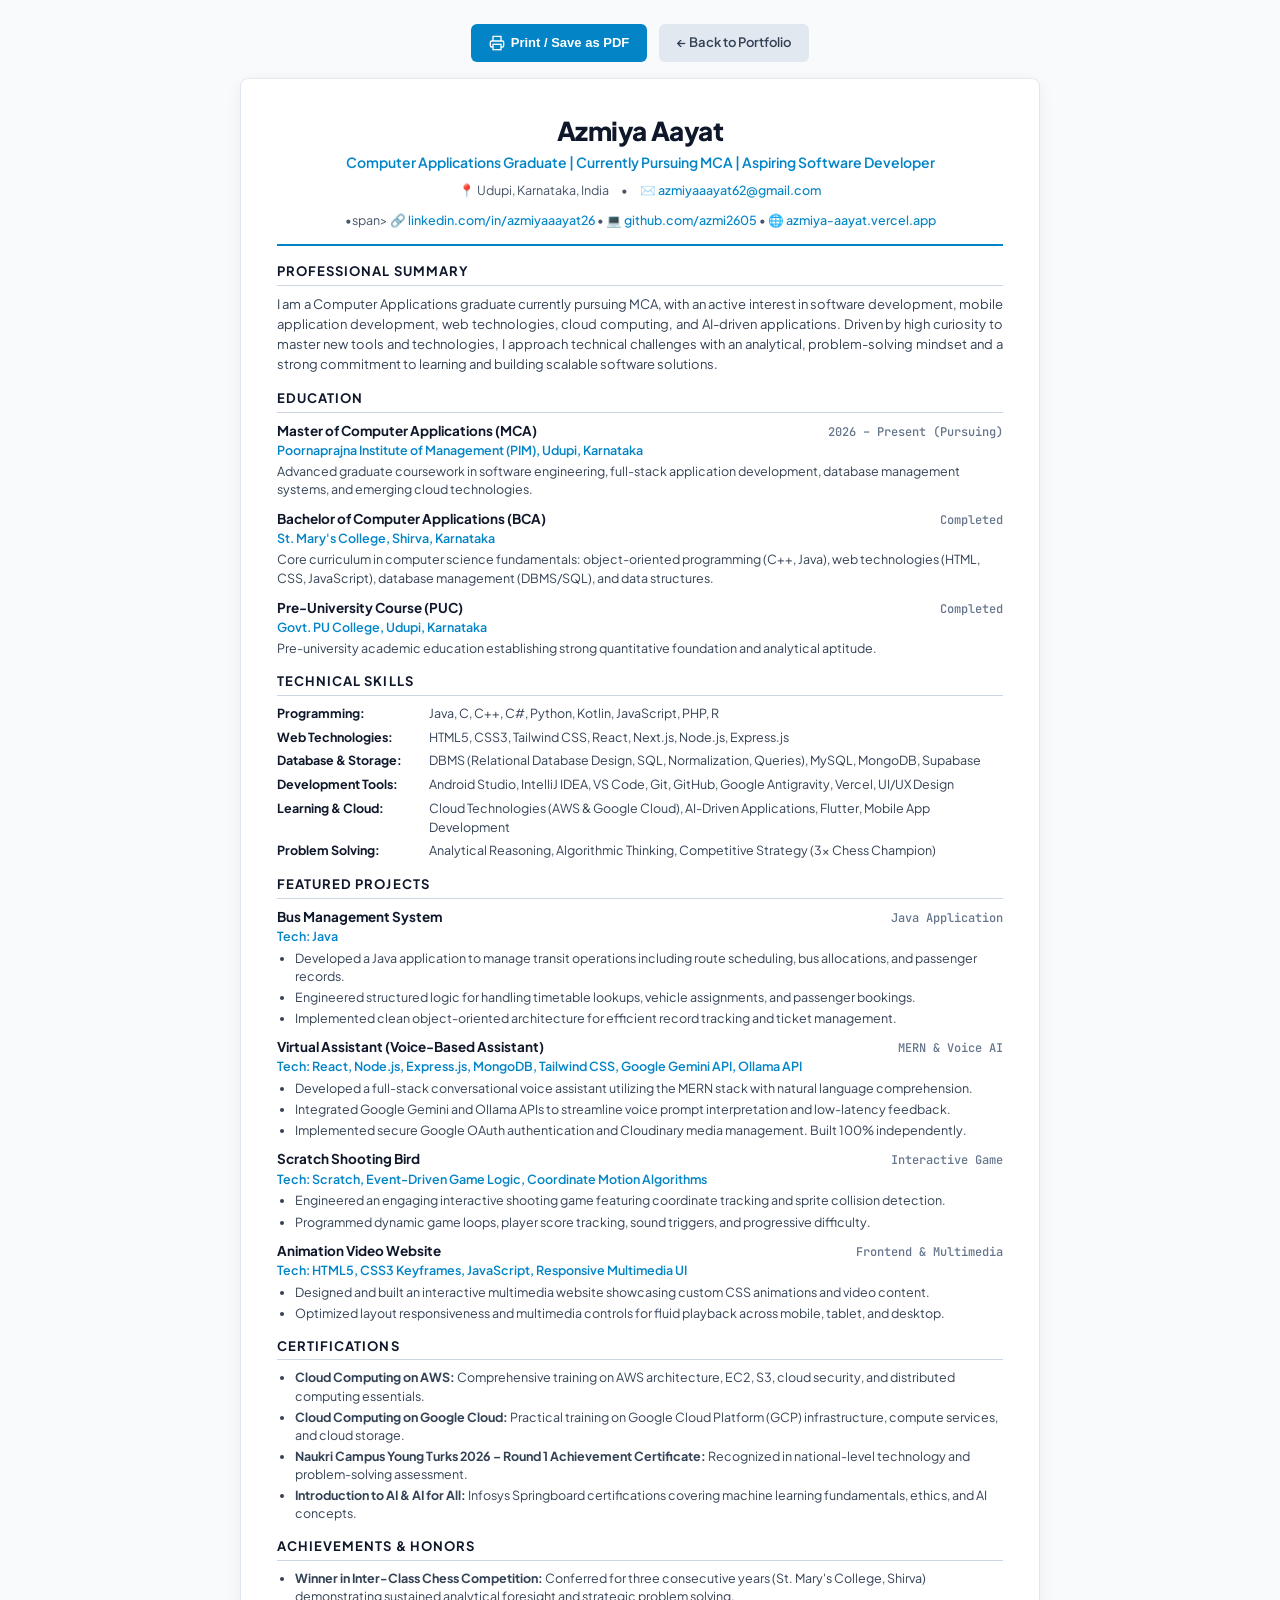
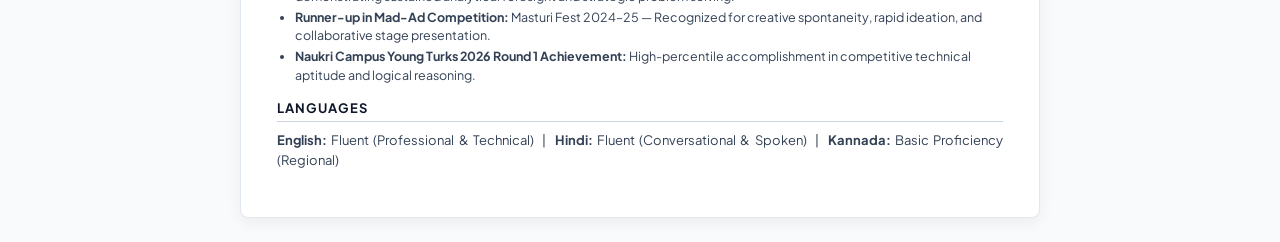
<file: Azmiya_Aayat_Resume.html>
<!DOCTYPE html>
<html lang="en">

<head>
  <meta charset="UTF-8">
  <meta name="viewport" content="width=device-width, initial-scale=1.0">
  <title>Azmiya Aayat - Resume</title>
  <link rel="preconnect" href="https://fonts.googleapis.com">
  <link rel="preconnect" href="https://fonts.gstatic.com" crossorigin>
  <link
    href="https://fonts.googleapis.com/css2?family=Plus+Jakarta+Sans:wght@400;500;600;700;800&family=JetBrains+Mono:wght@400;600&display=swap"
    rel="stylesheet">
  <style>
    @page {
      size: A4;
      margin: 12mm 15mm;
    }

    *,
    *::before,
    *::after {
      box-sizing: border-box;
      margin: 0;
      padding: 0;
    }

    body {
      font-family: 'Plus Jakarta Sans', -apple-system, BlinkMacSystemFont, 'Segoe UI', Roboto, sans-serif;
      color: #1e293b;
      background: #f8fafc;
      line-height: 1.5;
      font-size: 13.5px;
      padding: 24px;
    }

    .resume-wrapper {
      max-width: 800px;
      margin: 0 auto;
      background: #ffffff;
      padding: 32px 36px;
      border: 1px solid #e2e8f0;
      border-radius: 8px;
      box-shadow: 0 4px 16px rgba(0, 0, 0, 0.06);
    }

    .header {
      text-align: center;
      border-bottom: 2px solid #0284c7;
      padding-bottom: 14px;
      margin-bottom: 16px;
    }

    .name {
      font-size: 26px;
      font-weight: 800;
      color: #0f172a;
      letter-spacing: -0.02em;
    }

    .headline {
      font-size: 14px;
      font-weight: 600;
      color: #0284c7;
      margin-top: 2px;
      margin-bottom: 8px;
    }

    .contact-line {
      display: flex;
      justify-content: center;
      flex-wrap: wrap;
      gap: 12px;
      font-size: 12.5px;
      color: #475569;
    }

    .contact-line a {
      color: #0284c7;
      text-decoration: none;
      font-weight: 500;
    }

    .contact-line a:hover {
      text-decoration: underline;
    }

    .section {
      margin-bottom: 15px;
    }

    .section-title {
      font-size: 13px;
      font-weight: 700;
      text-transform: uppercase;
      letter-spacing: 0.08em;
      color: #0f172a;
      border-bottom: 1px solid #cbd5e1;
      padding-bottom: 3px;
      margin-bottom: 8px;
      display: flex;
      align-items: center;
      gap: 6px;
    }

    .summary-text {
      color: #334155;
      text-align: justify;
      font-size: 13px;
      line-height: 1.55;
    }

    .item {
      margin-bottom: 10px;
    }

    .item-header {
      display: flex;
      justify-content: space-between;
      align-items: baseline;
      font-size: 13.5px;
    }

    .item-title {
      font-weight: 700;
      color: #0f172a;
    }

    .item-date {
      font-size: 12px;
      font-family: 'JetBrains Mono', monospace;
      color: #64748b;
      font-weight: 500;
    }

    .item-sub {
      font-size: 12.5px;
      color: #0284c7;
      font-weight: 600;
      margin-bottom: 2px;
    }

    .item-desc {
      font-size: 12.5px;
      color: #334155;
      line-height: 1.5;
    }

    .bullet-list {
      padding-left: 18px;
      margin-top: 3px;
    }

    .bullet-list li {
      margin-bottom: 3px;
      font-size: 12.5px;
      color: #334155;
      line-height: 1.45;
    }

    .skills-grid {
      display: grid;
      grid-template-columns: 140px 1fr;
      gap: 5px 12px;
      font-size: 12.5px;
    }

    .skill-cat {
      font-weight: 700;
      color: #0f172a;
    }

    .skill-vals {
      color: #334155;
    }

    .print-bar {
      display: flex;
      justify-content: center;
      gap: 12px;
      margin-bottom: 16px;
    }

    .btn-print {
      background: #0284c7;
      color: #ffffff;
      padding: 9px 18px;
      font-size: 13px;
      font-weight: 600;
      border: none;
      border-radius: 6px;
      cursor: pointer;
      display: inline-flex;
      align-items: center;
      gap: 6px;
    }

    .btn-print:hover {
      background: #0369a1;
    }

    .btn-back {
      background: #e2e8f0;
      color: #334155;
      padding: 9px 18px;
      font-size: 13px;
      font-weight: 600;
      border: none;
      border-radius: 6px;
      text-decoration: none;
      display: inline-flex;
      align-items: center;
      gap: 6px;
    }

    .btn-back:hover {
      background: #cbd5e1;
    }

    @media print {
      body {
        padding: 0;
        background: #ffffff;
      }

      .resume-wrapper {
        border: none;
        box-shadow: none;
        padding: 0;
        max-width: 100%;
      }

      .print-bar {
        display: none;
      }
    }
  </style>
</head>

<body>

  <div class="print-bar">
    <button class="btn-print" onclick="window.print()">
      <svg width="16" height="16" viewBox="0 0 24 24" fill="none" stroke="currentColor" stroke-width="2">
        <polyline points="6 9 6 2 18 2 18 9"></polyline>
        <path d="M6 18H4a2 2 0 0 1-2-2v-5a2 2 0 0 1 2-2h16a2 2 0 0 1 2 2v5a2 2 0 0 1-2 2h-2"></path>
        <rect x="6" y="14" width="12" height="8"></rect>
      </svg>
      Print / Save as PDF
    </button>
    <a href="index.html" class="btn-back">
      &larr; Back to Portfolio
    </a>
  </div>

  <div class="resume-wrapper">
    <!-- Header -->
    <header class="header">
      <h1 class="name">Azmiya Aayat</h1>
      <div class="headline">Computer Applications Graduate | Currently Pursuing MCA | Aspiring Software Developer</div>
      <div class="contact-line">
        <span>📍 Udupi, Karnataka, India</span>
        <span>•</span>
        <span>✉️ <a href="mailto:azmiyaaayat62@gmail.com">azmiyaaayat62@gmail.com</a></span>
        <span>•span>
          <span>🔗 <a href="https://www.linkedin.com/in/azmiyaaayat26" target="_blank"
              rel="noopener noreferrer">linkedin.com/in/azmiyaaayat26</a></span>
          <span>•</span>
          <span>💻 <a href="https://github.com/azmi2605" target="_blank"
              rel="noopener noreferrer">github.com/azmi2605</a></span>
          <span>•</span>
          <span>🌐 <a href="https://azmiya-aayat.vercel.app" target="_blank"
              rel="noopener noreferrer">azmiya-aayat.vercel.app</a></span>
      </div>
    </header>

    <!-- Professional Summary -->
    <section class="section">
      <h2 class="section-title">Professional Summary</h2>
      <p class="summary-text">
        I am a Computer Applications graduate currently pursuing MCA, with an active interest in software development,
        mobile application development, web technologies, cloud computing, and AI-driven applications. Driven by high
        curiosity to master new tools and technologies, I approach technical challenges with an analytical,
        problem-solving mindset and a strong commitment to learning and building scalable software solutions.
      </p>
    </section>

    <!-- Education -->
    <section class="section">
      <h2 class="section-title">Education</h2>

      <div class="item">
        <div class="item-header">
          <span class="item-title">Master of Computer Applications (MCA)</span>
          <span class="item-date">2026 – Present (Pursuing)</span>
        </div>
        <div class="item-sub">Poornaprajna Institute of Management (PIM), Udupi, Karnataka</div>
        <div class="item-desc">Advanced graduate coursework in software engineering, full-stack application development,
          database management systems, and emerging cloud technologies.</div>
      </div>

      <div class="item">
        <div class="item-header">
          <span class="item-title">Bachelor of Computer Applications (BCA)</span>
          <span class="item-date">Completed</span>
        </div>
        <div class="item-sub">St. Mary's College, Shirva, Karnataka</div>
        <div class="item-desc">Core curriculum in computer science fundamentals: object-oriented programming (C++,
          Java), web technologies (HTML, CSS, JavaScript), database management (DBMS/SQL), and data structures.</div>
      </div>

      <div class="item">
        <div class="item-header">
          <span class="item-title">Pre-University Course (PUC)</span>
          <span class="item-date">Completed</span>
        </div>
        <div class="item-sub">Govt. PU College, Udupi, Karnataka</div>
        <div class="item-desc">Pre-university academic education establishing strong quantitative foundation and
          analytical aptitude.</div>
      </div>
    </section>

    <!-- Technical Skills -->
    <section class="section">
      <h2 class="section-title">Technical Skills</h2>
      <div class="skills-grid">
        <span class="skill-cat">Programming:</span>
        <span class="skill-vals">Java, C, C++, C#, Python, Kotlin, JavaScript, PHP, R</span>

        <span class="skill-cat">Web Technologies:</span>
        <span class="skill-vals">HTML5, CSS3, Tailwind CSS, React, Next.js, Node.js, Express.js</span>

        <span class="skill-cat">Database & Storage:</span>
        <span class="skill-vals">DBMS (Relational Database Design, SQL, Normalization, Queries), MySQL, MongoDB,
          Supabase</span>

        <span class="skill-cat">Development Tools:</span>
        <span class="skill-vals">Android Studio, IntelliJ IDEA, VS Code, Git, GitHub, Google Antigravity, Vercel, UI/UX
          Design</span>

        <span class="skill-cat">Learning & Cloud:</span>
        <span class="skill-vals">Cloud Technologies (AWS & Google Cloud), AI-Driven Applications, Flutter, Mobile App
          Development</span>

        <span class="skill-cat">Problem Solving:</span>
        <span class="skill-vals">Analytical Reasoning, Algorithmic Thinking, Competitive Strategy (3x Chess
          Champion)</span>
      </div>
    </section>

    <!-- Key Projects -->
    <section class="section">
      <h2 class="section-title">Featured Projects</h2>

      <div class="item">
        <div class="item-header">
          <span class="item-title">Bus Management System</span>
          <span class="item-date">Java Application</span>
        </div>
        <div class="item-sub">Tech: Java</div>
        <ul class="bullet-list">
          <li>Developed a Java application to manage transit operations including route scheduling, bus allocations, and passenger records.
          </li>
          <li>Engineered structured logic for handling timetable lookups, vehicle assignments, and passenger bookings.</li>
          <li>Implemented clean object-oriented architecture for efficient record tracking and ticket management.</li>
        </ul>
      </div>

      <div class="item">
        <div class="item-header">
          <span class="item-title">Virtual Assistant (Voice-Based Assistant)</span>
          <span class="item-date">MERN & Voice AI</span>
        </div>
        <div class="item-sub">Tech: React, Node.js, Express.js, MongoDB, Tailwind CSS, Google Gemini API, Ollama API
        </div>
        <ul class="bullet-list">
          <li>Developed a full-stack conversational voice assistant utilizing the MERN stack with natural language
            comprehension.</li>
          <li>Integrated Google Gemini and Ollama APIs to streamline voice prompt interpretation and low-latency
            feedback.</li>
          <li>Implemented secure Google OAuth authentication and Cloudinary media management. Built 100% independently.
          </li>
        </ul>
      </div>

      <div class="item">
        <div class="item-header">
          <span class="item-title">Scratch Shooting Bird</span>
          <span class="item-date">Interactive Game</span>
        </div>
        <div class="item-sub">Tech: Scratch, Event-Driven Game Logic, Coordinate Motion Algorithms</div>
        <ul class="bullet-list">
          <li>Engineered an engaging interactive shooting game featuring coordinate tracking and sprite collision
            detection.</li>
          <li>Programmed dynamic game loops, player score tracking, sound triggers, and progressive difficulty.</li>
        </ul>
      </div>

      <div class="item">
        <div class="item-header">
          <span class="item-title">Animation Video Website</span>
          <span class="item-date">Frontend & Multimedia</span>
        </div>
        <div class="item-sub">Tech: HTML5, CSS3 Keyframes, JavaScript, Responsive Multimedia UI</div>
        <ul class="bullet-list">
          <li>Designed and built an interactive multimedia website showcasing custom CSS animations and video content.
          </li>
          <li>Optimized layout responsiveness and multimedia controls for fluid playback across mobile, tablet, and
            desktop.</li>
        </ul>
      </div>
    </section>

    <!-- Certifications -->
    <section class="section">
      <h2 class="section-title">Certifications</h2>
      <ul class="bullet-list">
        <li><strong>Cloud Computing on AWS:</strong> Comprehensive training on AWS architecture, EC2, S3, cloud
          security, and distributed computing essentials.</li>
        <li><strong>Cloud Computing on Google Cloud:</strong> Practical training on Google Cloud Platform (GCP)
          infrastructure, compute services, and cloud storage.</li>
        <li><strong>Naukri Campus Young Turks 2026 – Round 1 Achievement Certificate:</strong> Recognized in
          national-level technology and problem-solving assessment.</li>
        <li><strong>Introduction to AI & AI for All:</strong> Infosys Springboard certifications covering machine
          learning fundamentals, ethics, and AI concepts.</li>
      </ul>
    </section>

    <!-- Achievements & Honors -->
    <section class="section">
      <h2 class="section-title">Achievements & Honors</h2>
      <ul class="bullet-list">
        <li><strong>Winner in Inter-Class Chess Competition:</strong> Conferred for three consecutive years (St. Mary's
          College, Shirva) demonstrating sustained analytical foresight and strategic problem solving.</li>
        <li><strong>Runner-up in Mad-Ad Competition:</strong> Masturi Fest 2024–25 — Recognized for creative
          spontaneity, rapid ideation, and collaborative stage presentation.</li>
        <li><strong>Naukri Campus Young Turks 2026 Round 1 Achievement:</strong> High-percentile accomplishment in
          competitive technical aptitude and logical reasoning.</li>
      </ul>
    </section>

    <!-- Languages -->
    <section class="section">
      <h2 class="section-title">Languages</h2>
      <p class="summary-text">
        <strong>English:</strong> Fluent (Professional & Technical) &nbsp;|&nbsp;
        <strong>Hindi:</strong> Fluent (Conversational & Spoken) &nbsp;|&nbsp;
        <strong>Kannada:</strong> Basic Proficiency (Regional)
      </p>
    </section>
  </div>

</body>

</html>
</file>
<file: css/style.css>
/* ==========================================================================
   AZMIYA AAYAT — MODERN EDITORIAL DEVELOPER PORTFOLIO
   Design Language: Minimal, Premium, Editorial (Near-Black & Champagne-Gold)
   Architecture: 100% Pure Vanilla HTML5, CSS3, and ES6+ JavaScript
   No frameworks, no external JS libraries, zero build steps
   ========================================================================== */

/* --------------------------------------------------------------------------
   1. Brand & Design Tokens (CSS Variables)
   -------------------------------------------------------------------------- */
:root {
  /* Near-Black Background Spectrum */
  --bg-base: #0a0a0a;
  --bg-surface: #111111;
  --bg-card: #151515;
  --bg-elevated: #1a1a1a;
  --bg-glass: rgba(10, 10, 10, 0.82);

  /* Champagne-Gold Accent System (matches LinkedIn banner) */
  --gold-primary: #d4af37;
  --gold-light: #f3e5ab;
  --gold-dark: #997d26;
  --gold-gradient: linear-gradient(135deg, #f5e6b3 0%, #d4af37 50%, #997d26 100%);
  --gold-glow: rgba(212, 175, 55, 0.35);
  --gold-glow-soft: rgba(212, 175, 55, 0.16);
  --gold-tint: rgba(212, 175, 55, 0.08);

  /* Hairline Borders */
  --border-subtle: rgba(212, 175, 55, 0.12);
  --border-gold: rgba(212, 175, 55, 0.28);
  --border-strong: rgba(212, 175, 55, 0.55);

  /* Off-White & Muted Typography Palette */
  --text-primary: #f5f1e8;
  --text-secondary: #a8a398;
  --text-muted: #706c62;
  --text-dark: #0a0a0a;

  /* Typography Stacks */
  --font-display: "Space Grotesk", -apple-system, BlinkMacSystemFont, "Segoe UI", sans-serif;
  --font-body: "Inter", -apple-system, BlinkMacSystemFont, "Segoe UI", sans-serif;
  --font-mono: "Courier New", Courier, monospace;

  /* Fluid Typography Scale */
  --text-hero-name: clamp(2.8rem, 8.5vw, 7.8rem);
  --text-h1: clamp(2.2rem, 4.5vw, 3.8rem);
  --text-h2: clamp(1.75rem, 3.2vw, 2.75rem);
  --text-h3: clamp(1.25rem, 2.2vw, 1.75rem);
  --text-body: 1rem;
  --text-sm: 0.875rem;
  --text-xs: 0.75rem;

  /* Spacing */
  --section-pad: clamp(4.5rem, 8vw, 8.5rem);
  --container-max: 1360px;
  --container-gutter: clamp(1.25rem, 4vw, 3rem);

  /* Radii */
  --radius-sm: 4px;
  --radius-md: 10px;
  --radius-lg: 18px;
  --radius-full: 9999px;

  /* Transitions */
  --ease-out: cubic-bezier(0.16, 1, 0.3, 1);
  --trans-fast: 0.2s var(--ease-out);
  --trans-normal: 0.35s var(--ease-out);
  --trans-smooth: 0.6s var(--ease-out);
}

/* --------------------------------------------------------------------------
   2. Reset & Global Base
   -------------------------------------------------------------------------- */
*,
*::before,
*::after {
  box-sizing: border-box;
  margin: 0;
  padding: 0;
}

html {
  font-size: 16px;
  scroll-behavior: smooth;
  scroll-padding-top: 5rem;
  -webkit-font-smoothing: antialiased;
  -moz-osx-font-smoothing: grayscale;
}

body {
  background-color: var(--bg-base);
  color: var(--text-primary);
  font-family: var(--font-body);
  font-size: var(--text-body);
  line-height: 1.65;
  overflow-x: hidden;
  position: relative;
}

/* Accessibility Skip Link */
.skip-link {
  position: absolute;
  top: -120px;
  left: 1.5rem;
  background: var(--gold-primary);
  color: var(--text-dark);
  padding: 0.75rem 1.25rem;
  font-weight: 700;
  border-radius: var(--radius-sm);
  z-index: 100000;
  text-decoration: none;
  transition: top var(--trans-fast);
}
.skip-link:focus {
  top: 1.5rem;
}

/* Selection */
::selection {
  background: var(--gold-primary);
  color: var(--text-dark);
}

.container {
  width: 100%;
  max-width: var(--container-max);
  margin-left: auto;
  margin-right: auto;
  padding-left: var(--container-gutter);
  padding-right: var(--container-gutter);
}

a {
  color: inherit;
  text-decoration: none;
}

button {
  font-family: inherit;
  cursor: pointer;
  border: none;
  background: none;
}

ul, ol {
  list-style: none;
}

img, svg {
  display: block;
  max-width: 100%;
}

/* --------------------------------------------------------------------------
   3. Top Scroll Progress Bar
   -------------------------------------------------------------------------- */
.scroll-progress-bar {
  position: fixed;
  top: 0;
  left: 0;
  height: 2px;
  width: 0%;
  background: var(--gold-gradient);
  box-shadow: 0 0 10px var(--gold-glow);
  z-index: 99999;
  pointer-events: none;
  transition: width 0.08s linear;
}

/* --------------------------------------------------------------------------
   4. Custom Gold Cursor (Desktop Fine Pointer Only)
   -------------------------------------------------------------------------- */
.cursor-dot {
  position: fixed;
  top: 0;
  left: 0;
  width: 6px;
  height: 6px;
  background-color: var(--gold-primary);
  border-radius: 50%;
  pointer-events: none;
  z-index: 100000;
  transform: translate(-50%, -50%);
  transition: opacity 0.2s ease, transform 0.05s linear;
  box-shadow: 0 0 8px var(--gold-glow);
}

.cursor-ring {
  position: fixed;
  top: 0;
  left: 0;
  width: 34px;
  height: 34px;
  border: 1.5px solid var(--gold-primary);
  border-radius: 50%;
  pointer-events: none;
  z-index: 99999;
  transform: translate(-50%, -50%);
  display: flex;
  align-items: center;
  justify-content: center;
  font-family: var(--font-display);
  font-size: 9px;
  font-weight: 700;
  letter-spacing: 0.12em;
  color: var(--text-dark);
  transition: width 0.28s var(--ease-out),
              height 0.28s var(--ease-out),
              background-color 0.28s var(--ease-out),
              border-color 0.28s var(--ease-out);
}

.cursor-ring .cursor-text {
  opacity: 0;
  transition: opacity 0.2s ease;
}

body.cursor-hover .cursor-ring {
  width: 50px;
  height: 50px;
  background-color: var(--gold-tint);
  border-color: var(--gold-light);
}

body.cursor-view .cursor-ring {
  width: 76px;
  height: 76px;
  background: var(--gold-primary);
  border-color: var(--gold-primary);
}

body.cursor-view .cursor-ring .cursor-text {
  opacity: 1;
}

body.cursor-view .cursor-dot {
  opacity: 0;
}

@media (hover: none) or (pointer: coarse) {
  .cursor-dot,
  .cursor-ring {
    display: none !important;
  }
}

/* --------------------------------------------------------------------------
   5. Preloader Screen
   -------------------------------------------------------------------------- */
.preloader {
  position: fixed;
  inset: 0;
  background-color: var(--bg-base);
  z-index: 99999;
  display: flex;
  flex-direction: column;
  justify-content: space-between;
  padding: clamp(2rem, 5vw, 4rem);
  color: var(--text-primary);
  transition: opacity 0.6s var(--ease-out), visibility 0.6s var(--ease-out);
}

.preloader-top {
  display: flex;
  justify-content: space-between;
  font-family: var(--font-display);
  font-size: var(--text-xs);
  letter-spacing: 0.15em;
  text-transform: uppercase;
  color: var(--gold-primary);
}

.preloader-center {
  margin: auto 0;
  text-align: center;
}

.preloader-name {
  font-family: var(--font-display);
  font-size: clamp(2rem, 7vw, 5.5rem);
  font-weight: 300;
  letter-spacing: 0.2em;
  text-transform: uppercase;
  color: var(--text-primary);
  display: flex;
  justify-content: center;
  gap: 0.15em;
  overflow: hidden;
}

.preloader-char {
  display: inline-block;
  transform: translateY(110%);
  animation: char-reveal 0.8s var(--ease-out) forwards;
}

@keyframes char-reveal {
  to { transform: translateY(0%); }
}

.preloader-bottom {
  display: flex;
  justify-content: space-between;
  align-items: center;
  font-family: var(--font-display);
  font-size: var(--text-xs);
  letter-spacing: 0.1em;
  color: var(--text-muted);
}

.preloader.fade-out {
  opacity: 0;
  visibility: hidden;
  pointer-events: none;
}

/* --------------------------------------------------------------------------
   6. Minimal Site Header
   -------------------------------------------------------------------------- */
.site-header {
  position: fixed;
  top: 0;
  left: 0;
  right: 0;
  z-index: 1000;
  padding: 1.4rem 0;
  background: transparent;
  transition: padding var(--trans-normal), background-color var(--trans-normal), backdrop-filter var(--trans-normal), border-bottom var(--trans-normal);
}

.site-header.scrolled {
  padding: 0.85rem 0;
  background-color: var(--bg-glass);
  backdrop-filter: blur(16px);
  -webkit-backdrop-filter: blur(16px);
  border-bottom: 1px solid var(--border-subtle);
}

.header-inner {
  display: flex;
  align-items: center;
  justify-content: space-between;
}

/* Brand Logo */
.brand-logo {
  display: flex;
  align-items: center;
  gap: 0.75rem;
  text-decoration: none;
}

.brand-monogram {
  width: 36px;
  height: 36px;
  border: 1px solid var(--border-gold);
  background: var(--bg-surface);
  color: var(--gold-primary);
  font-family: var(--font-display);
  font-weight: 700;
  font-size: 0.95rem;
  display: flex;
  align-items: center;
  justify-content: center;
  border-radius: var(--radius-sm);
  transition: border-color var(--trans-fast), transform var(--trans-fast), box-shadow var(--trans-fast);
}

.brand-logo:hover .brand-monogram {
  border-color: var(--gold-primary);
  box-shadow: 0 0 12px var(--gold-glow);
  transform: translateY(-1px);
}

.brand-text {
  display: flex;
  flex-direction: column;
}

.brand-name {
  font-family: var(--font-display);
  font-weight: 600;
  font-size: 1.05rem;
  letter-spacing: 0.08em;
  color: var(--text-primary);
  text-transform: uppercase;
  line-height: 1.1;
}

.brand-sub {
  font-size: 0.7rem;
  color: var(--text-muted);
  letter-spacing: 0.05em;
}

/* Desktop Navigation */
.desktop-nav {
  display: none;
}

@media (min-width: 1024px) {
  .desktop-nav {
    display: block;
  }
}

.nav-links-list {
  display: flex;
  align-items: center;
  gap: 1.85rem;
}

.nav-anchor {
  position: relative;
  font-family: var(--font-display);
  font-size: 0.88rem;
  font-weight: 500;
  letter-spacing: 0.04em;
  color: var(--text-secondary);
  transition: color var(--trans-fast);
  padding: 0.35rem 0;
}

.nav-anchor::after {
  content: "";
  position: absolute;
  bottom: 0;
  left: 0;
  width: 0%;
  height: 1.5px;
  background: var(--gold-gradient);
  transition: width var(--trans-normal);
}

.nav-anchor:hover,
.nav-anchor.active {
  color: var(--text-primary);
}

.nav-anchor:hover::after,
.nav-anchor.active::after {
  width: 100%;
}

/* Header Right Actions */
.header-actions {
  display: flex;
  align-items: center;
  gap: 0.85rem;
}

/* Buttons */
.btn {
  display: inline-flex;
  align-items: center;
  justify-content: center;
  gap: 0.5rem;
  font-family: var(--font-display);
  font-size: 0.88rem;
  font-weight: 600;
  letter-spacing: 0.04em;
  padding: 0.65rem 1.35rem;
  border-radius: var(--radius-full);
  transition: transform var(--trans-fast), background-color var(--trans-fast), color var(--trans-fast), border-color var(--trans-fast), box-shadow var(--trans-fast);
  cursor: pointer;
  white-space: nowrap;
}

.btn-gold {
  background: var(--gold-gradient);
  color: var(--text-dark);
  border: 1px solid var(--gold-primary);
  font-weight: 700;
  box-shadow: 0 0 14px var(--gold-glow-soft);
}

.btn-gold:hover {
  transform: translateY(-2px);
  box-shadow: 0 0 24px var(--gold-glow);
}

.btn-outline {
  border: 1px solid var(--border-gold);
  color: var(--text-primary);
  background-color: transparent;
}

.btn-outline:hover {
  border-color: var(--gold-primary);
  color: var(--gold-light);
  background-color: var(--gold-tint);
  transform: translateY(-2px);
}

.btn-sm {
  padding: 0.45rem 1rem;
  font-size: 0.82rem;
}

.btn-lg {
  padding: 0.85rem 2rem;
  font-size: 1rem;
}

/* Hamburger Button */
.hamburger-btn {
  width: 40px;
  height: 40px;
  border-radius: var(--radius-sm);
  border: 1px solid var(--border-subtle);
  background: var(--bg-surface);
  color: var(--text-primary);
  display: flex;
  flex-direction: column;
  align-items: center;
  justify-content: center;
  gap: 5px;
  transition: border-color var(--trans-fast), transform var(--trans-fast);
}

.hamburger-btn:hover {
  border-color: var(--border-gold);
  transform: scale(1.05);
}

.hamburger-line {
  width: 18px;
  height: 1.5px;
  background-color: currentColor;
  transition: transform var(--trans-normal), opacity var(--trans-fast);
}

.hamburger-btn[aria-expanded="true"] .line-1 {
  transform: translateY(6.5px) rotate(45deg);
}
.hamburger-btn[aria-expanded="true"] .line-2 {
  opacity: 0;
  transform: scaleX(0);
}
.hamburger-btn[aria-expanded="true"] .line-3 {
  transform: translateY(-6.5px) rotate(-45deg);
}

/* --------------------------------------------------------------------------
   7. Fullscreen Menu Overlay
   -------------------------------------------------------------------------- */
.fullscreen-menu {
  position: fixed;
  inset: 0;
  background-color: #080808;
  z-index: 9990;
  display: flex;
  align-items: center;
  justify-content: center;
  visibility: hidden;
  opacity: 0;
  clip-path: circle(0% at top right);
  transition: clip-path 0.75s var(--ease-out),
              visibility 0.75s var(--ease-out),
              opacity 0.4s ease;
  padding: var(--container-gutter);
}

.fullscreen-menu.open {
  visibility: visible;
  opacity: 1;
  clip-path: circle(150% at top right);
}

.menu-inner-grid {
  width: 100%;
  max-width: 1100px;
  display: grid;
  grid-template-columns: 1fr;
  gap: 3rem;
  color: var(--text-primary);
}

@media (min-width: 900px) {
  .menu-inner-grid {
    grid-template-columns: 1.3fr 1fr;
    gap: 5rem;
    align-items: center;
  }
}

.menu-nav-list {
  display: flex;
  flex-direction: column;
  gap: 1.15rem;
}

.menu-link-wrap {
  overflow: hidden;
}

.menu-link {
  font-family: var(--font-display);
  font-size: clamp(1.85rem, 4.2vw, 3.5rem);
  font-weight: 400;
  color: var(--text-secondary);
  text-transform: uppercase;
  letter-spacing: 0.05em;
  display: inline-flex;
  align-items: baseline;
  gap: 1.25rem;
  transform: translateY(100%);
  opacity: 0;
  transition: color var(--trans-fast), transform 0.6s var(--ease-out), opacity 0.6s ease;
}

.fullscreen-menu.open .menu-link {
  transform: translateY(0%);
  opacity: 1;
}

.menu-link-num {
  font-family: var(--font-display);
  font-size: clamp(0.85rem, 1.5vw, 1.15rem);
  color: var(--gold-primary);
  font-weight: 600;
}

.menu-link:hover {
  color: var(--text-primary);
  transform: translateX(10px);
}

.menu-info-column {
  border-top: 1px solid var(--border-subtle);
  padding-top: 2rem;
  display: flex;
  flex-direction: column;
  gap: 1.75rem;
}

@media (min-width: 900px) {
  .menu-info-column {
    border-top: none;
    border-left: 1px solid var(--border-subtle);
    padding-top: 0;
    padding-left: 3.5rem;
  }
}

.menu-profile-header {
  display: flex;
  align-items: center;
  gap: 1.25rem;
  margin-bottom: 0.75rem;
}

.menu-avatar-ring {
  width: 60px;
  height: 60px;
  border-radius: 50%;
  overflow: hidden;
  border: 2px solid var(--gold-primary);
  box-shadow: 0 0 16px var(--gold-glow);
  flex-shrink: 0;
  background-color: var(--bg-surface);
}

.menu-avatar-img {
  width: 100%;
  height: 100%;
  object-fit: cover;
  object-position: center 25%;
  filter: saturate(0.85) contrast(1.05);
}

.menu-info-title {
  font-family: var(--font-display);
  font-size: 1.45rem;
  font-weight: 600;
  letter-spacing: 0.05em;
  text-transform: uppercase;
  color: var(--text-primary);
  margin-bottom: 0.15rem;
}

.menu-info-tagline {
  font-family: var(--font-display);
  font-size: var(--text-xs);
  color: var(--gold-primary);
  letter-spacing: 0.08em;
  text-transform: uppercase;
}

.menu-info-bio {
  font-size: 0.95rem;
  color: var(--text-secondary);
  line-height: 1.6;
}

.menu-social-links {
  display: flex;
  flex-direction: column;
  gap: 0.85rem;
}

.menu-social-item {
  display: inline-flex;
  align-items: center;
  gap: 0.65rem;
  font-family: var(--font-display);
  font-size: 0.95rem;
  color: var(--gold-primary);
  transition: color var(--trans-fast), transform var(--trans-fast);
}

.menu-social-item:hover {
  color: var(--gold-light);
  transform: translateX(6px);
}

/* --------------------------------------------------------------------------
   8. HERO SECTION: Minimal, Giant Letter-Spaced Typography & Parallax Curves
   -------------------------------------------------------------------------- */
.hero-section {
  position: relative;
  min-height: 100vh;
  padding-top: clamp(6.5rem, 12vw, 9.5rem);
  padding-bottom: clamp(3.5rem, 6vw, 5.5rem);
  display: flex;
  flex-direction: column;
  justify-content: center;
  overflow: hidden;
}

/* Thin Flowing Gold Curve Shapes (Inline SVG Decorative Parallax Background) */
.hero-parallax-curves {
  position: absolute;
  inset: 0;
  width: 100%;
  height: 100%;
  pointer-events: none;
  z-index: 0;
  opacity: 0.35;
  transition: transform 0.1s linear;
}

.hero-glow-ambience {
  position: absolute;
  top: 15%;
  left: 50%;
  transform: translateX(-50%);
  width: clamp(280px, 45vw, 650px);
  height: clamp(280px, 45vw, 650px);
  background: radial-gradient(circle, var(--gold-glow-soft) 0%, rgba(10, 10, 10, 0) 70%);
  border-radius: 50%;
  filter: blur(90px);
  pointer-events: none;
  z-index: 0;
}

.hero-content {
  position: relative;
  z-index: 1;
  display: flex;
  flex-direction: column;
}

/* "Open to Internships" Badge with Soft Gold Pulse */
.internship-badge {
  display: inline-flex;
  align-items: center;
  gap: 0.65rem;
  padding: 0.4rem 1.1rem;
  background-color: var(--bg-surface);
  border: 1px solid var(--border-gold);
  border-radius: var(--radius-full);
  font-family: var(--font-display);
  font-size: var(--text-xs);
  letter-spacing: 0.1em;
  text-transform: uppercase;
  color: var(--gold-light);
  margin-bottom: 2rem;
  align-self: flex-start;
  box-shadow: 0 0 16px var(--gold-tint);
}

.gold-pulse-dot {
  width: 8px;
  height: 8px;
  background-color: var(--gold-primary);
  border-radius: 50%;
  box-shadow: 0 0 10px var(--gold-primary);
  animation: gold-pulse 2.2s infinite ease-in-out;
}

@keyframes gold-pulse {
  0%, 100% {
    transform: scale(1);
    opacity: 0.85;
    box-shadow: 0 0 6px var(--gold-primary);
  }
  50% {
    transform: scale(1.4);
    opacity: 1;
    box-shadow: 0 0 16px var(--gold-primary);
  }
}

/* Hero Header Layout: Name & Role on Left, Arch Portrait Beside on Right */
.hero-header-row {
  display: flex;
  flex-direction: column;
  gap: 1.5rem;
  margin-bottom: 2rem;
}

.hero-header-text {
  flex: 1;
  min-width: 0;
}

@media (min-width: 992px) {
  .hero-header-row {
    flex-direction: row;
    align-items: flex-start;
    justify-content: space-between;
    gap: 3.5rem;
  }

  .hero-portrait-col {
    flex-shrink: 0;
    margin-top: -0.5rem;
  }

  .hero-portrait-container {
    max-width: 290px;
    width: 290px;
  }
}

/* Oversized, Wide, Light-Weight, Letter-Spaced Name */
.hero-name-wrap {
  overflow: hidden;
  margin-bottom: 0.5rem;
  padding-bottom: 0.15em;
}

.hero-name-display {
  font-family: var(--font-display);
  font-size: var(--text-hero-name);
  font-weight: 300;
  text-transform: uppercase;
  line-height: 1.05;
  letter-spacing: clamp(0.08em, 0.2vw, 0.2em);
  color: var(--text-primary);
  margin: 0;
  display: block;
  word-break: normal;
  overflow-wrap: normal;
}

.hero-name-line {
  display: block;
}

.hero-name-display .split-char {
  display: inline-block;
  transform: translateY(115%);
  transition: transform 0.85s var(--ease-out);
}

.hero-name-display.revealed .split-char {
  transform: translateY(0%);
}

/* Thin Glowing Gold Line Beneath Name */
.hero-gold-line {
  width: 100%;
  max-width: 900px;
  height: 1.5px;
  background: var(--gold-gradient);
  box-shadow: 0 0 14px var(--gold-glow);
  margin-top: 1.25rem;
  margin-bottom: 2.25rem;
  transform-origin: left;
  transform: scaleX(0);
  transition: transform 1s var(--ease-out) 0.3s;
}

.hero-gold-line.revealed {
  transform: scaleX(1);
}

/* Role Line Below */
.hero-role-text {
  font-family: var(--font-body);
  font-size: clamp(1.05rem, 2vw, 1.45rem);
  font-weight: 400;
  color: var(--text-secondary);
  max-width: 850px;
  line-height: 1.55;
  margin-bottom: 2.5rem;
}

.hero-role-text .gold-highlight {
  color: var(--gold-light);
  font-weight: 600;
}

/* Hero Content Grid (Left Focus & CTAs, Right Stats) */
.hero-grid {
  display: grid;
  grid-template-columns: 1fr;
  gap: 2.5rem;
  padding-top: 2rem;
  border-top: 1px solid var(--border-subtle);
  align-items: flex-start;
}

@media (min-width: 960px) {
  .hero-grid {
    grid-template-columns: 1.4fr 1fr;
    gap: 4rem;
    align-items: flex-start;
  }
}

/* Mobile: Portrait centered with nice spacing */
@media (max-width: 991px) {
  .hero-portrait-col {
    margin: 1.5rem auto 1rem;
    max-width: 280px;
    width: 100%;
  }
}

/* Hero Portrait Arch-Shaped Frame (Right on Desktop, Below Name on Mobile) */
.hero-portrait-col {
  display: flex;
  justify-content: center;
  align-items: center;
  will-change: transform;
}

.hero-portrait-container {
  position: relative;
  width: 100%;
  max-width: 320px;
  perspective: 1000px;
}

.hero-portrait-frame {
  position: relative;
  width: 100%;
  aspect-ratio: 4 / 5;
  border-radius: 160px 160px 16px 16px;
  overflow: hidden;
  border: 1px solid var(--border-gold);
  box-shadow: 0 0 35px var(--gold-glow), 0 20px 45px rgba(0, 0, 0, 0.75);
  background-color: #0d0d0d;
  
  /* Fade the bottom edge into black background */
  -webkit-mask-image: linear-gradient(to bottom, #000000 78%, rgba(0, 0, 0, 0.35) 90%, transparent 100%);
  mask-image: linear-gradient(to bottom, #000000 78%, rgba(0, 0, 0, 0.35) 90%, transparent 100%);
  
  /* Clip-path reveal from bottom on page load */
  clip-path: inset(100% 0% 0% 0%);
  transition: clip-path 1.2s cubic-bezier(0.16, 1, 0.3, 1) 0.35s,
              transform 0.3s cubic-bezier(0.16, 1, 0.3, 1),
              box-shadow 0.3s ease;
  transform-style: preserve-3d;
  will-change: transform, clip-path;
}

.hero-portrait-frame.revealed {
  clip-path: inset(0% 0% 0% 0%);
}

.hero-portrait-img {
  width: 100%;
  height: 100%;
  object-fit: cover;
  object-position: center;
  display: block;
  filter: saturate(0.8) contrast(1.05);
  transform: scale(1.02);
  transition: transform 0.6s cubic-bezier(0.16, 1, 0.3, 1);
}

.hero-portrait-container:hover .hero-portrait-img {
  transform: scale(1.06);
}

/* 40% Dark & Warm Gold Overlay (Navy Blazer & White Hijab natural) */
.hero-portrait-overlay {
  position: absolute;
  inset: 0;
  pointer-events: none;
  background: linear-gradient(180deg, rgba(10, 10, 10, 0.15) 0%, rgba(10, 10, 10, 0.4) 65%, rgba(10, 10, 10, 0.85) 100%);
}

.hero-portrait-gold-tint {
  position: absolute;
  inset: 0;
  pointer-events: none;
  background: radial-gradient(circle at 50% 90%, rgba(212, 175, 55, 0.22) 0%, transparent 60%);
  mix-blend-mode: soft-light;
}

/* Decorative Outer Aura Ring */
.hero-portrait-border {
  position: absolute;
  inset: -6px;
  border-radius: 166px 166px 20px 20px;
  border: 1px dashed rgba(212, 175, 55, 0.22);
  pointer-events: none;
  transition: border-color var(--trans-fast);
}

.hero-portrait-container:hover .hero-portrait-border {
  border-color: rgba(212, 175, 55, 0.45);
}

/* Vertical List of Focus Items with '+' */
.hero-focus-list {
  display: flex;
  flex-direction: column;
  gap: 0.85rem;
  margin-bottom: 2.25rem;
}

.focus-item {
  display: flex;
  align-items: center;
  gap: 0.85rem;
  font-family: var(--font-display);
  font-size: clamp(0.95rem, 1.3vw, 1.15rem);
  font-weight: 500;
  color: var(--text-primary);
  opacity: 0;
  transform: translateX(-15px);
  transition: opacity 0.5s var(--ease-out), transform 0.5s var(--ease-out);
}

.focus-item.revealed {
  opacity: 1;
  transform: translateX(0);
}

.focus-plus {
  color: var(--gold-primary);
  font-family: var(--font-mono);
  font-size: 1.15rem;
  font-weight: 700;
  line-height: 1;
}

/* Hero CTA Row */
.hero-cta-row {
  display: flex;
  align-items: center;
  flex-wrap: wrap;
  gap: 1rem;
  margin-bottom: 2rem;
}

/* Hero Social Pills */
.hero-social-row {
  display: flex;
  align-items: center;
  flex-wrap: wrap;
  gap: 0.75rem;
}

.social-pill {
  display: inline-flex;
  align-items: center;
  gap: 0.5rem;
  padding: 0.45rem 0.95rem;
  background-color: var(--bg-surface);
  border: 1px solid var(--border-subtle);
  border-radius: var(--radius-full);
  font-family: var(--font-display);
  font-size: var(--text-xs);
  color: var(--text-secondary);
  transition: border-color var(--trans-fast), color var(--trans-fast), transform var(--trans-fast);
}

.social-pill:hover {
  border-color: var(--gold-primary);
  color: var(--gold-light);
  transform: translateY(-2px);
}

/* Stat Blocks */
.hero-stats-wrap {
  display: flex;
  flex-direction: column;
  gap: 1.25rem;
}

.stat-box {
  background-color: var(--bg-surface);
  border: 1px solid var(--border-subtle);
  border-radius: var(--radius-md);
  padding: 1.5rem;
  display: flex;
  align-items: center;
  justify-content: space-between;
  gap: 1.5rem;
  transition: border-color var(--trans-fast), transform var(--trans-fast), box-shadow var(--trans-fast);
}

.stat-box:hover {
  border-color: var(--border-gold);
  transform: translateY(-2px);
  box-shadow: 0 4px 20px rgba(0, 0, 0, 0.4);
}

.stat-number-wrap {
  display: flex;
  align-items: baseline;
  gap: 0.2rem;
}

.stat-number {
  font-family: var(--font-display);
  font-size: clamp(2.4rem, 4vw, 3.5rem);
  font-weight: 300;
  color: var(--gold-primary);
  line-height: 1;
}

.stat-suffix {
  font-family: var(--font-display);
  font-size: 1.75rem;
  font-weight: 400;
  color: var(--gold-primary);
}

.stat-label-wrap {
  text-align: right;
}

.stat-label-title {
  font-family: var(--font-display);
  font-size: 1rem;
  font-weight: 600;
  color: var(--text-primary);
}

.stat-label-sub {
  font-size: var(--text-xs);
  color: var(--text-muted);
}

/* --------------------------------------------------------------------------
   9. Infinite Marquee Strips (CSS Keyframes with Duplicate Track)
   -------------------------------------------------------------------------- */
.marquee-strip {
  width: 100%;
  overflow: hidden;
  background-color: var(--bg-surface);
  border-top: 1px solid var(--border-subtle);
  border-bottom: 1px solid var(--border-subtle);
  padding: 1.15rem 0;
  white-space: nowrap;
  user-select: none;
}

.marquee-strip:hover .marquee-track {
  animation-play-state: paused;
}

.marquee-track {
  display: inline-flex;
  align-items: center;
  width: max-content;
  animation: marquee-slide 32s linear infinite;
  will-change: transform;
}

.marquee-strip.reverse .marquee-track {
  animation: marquee-slide-reverse 32s linear infinite;
}

@keyframes marquee-slide {
  from { transform: translateX(0%); }
  to { transform: translateX(-50%); }
}

@keyframes marquee-slide-reverse {
  from { transform: translateX(-50%); }
  to { transform: translateX(0%); }
}

.marquee-content {
  display: inline-flex;
  align-items: center;
  gap: 2rem;
  padding-right: 2rem;
}

.marquee-keyword {
  font-family: var(--font-display);
  font-size: clamp(1.1rem, 2vw, 1.85rem);
  font-weight: 400;
  letter-spacing: 0.12em;
  text-transform: uppercase;
  color: var(--text-primary);
}

.marquee-dot {
  font-size: 1.4rem;
  color: var(--gold-primary);
}

/* --------------------------------------------------------------------------
   10. Section Headers & Generic Cards
   -------------------------------------------------------------------------- */
.section {
  padding-top: var(--section-pad);
  padding-bottom: var(--section-pad);
  position: relative;
}

.section-header {
  margin-bottom: clamp(2.5rem, 5vw, 4.5rem);
}

.section-tag {
  display: inline-flex;
  align-items: center;
  gap: 0.65rem;
  font-family: var(--font-display);
  font-size: var(--text-xs);
  color: var(--gold-primary);
  letter-spacing: 0.15em;
  text-transform: uppercase;
  margin-bottom: 0.75rem;
}

.section-tag-dash {
  width: 20px;
  height: 1.5px;
  background: var(--gold-gradient);
}

/* Classic Visible H2 Titles for ATS & Screeners */
.section-title {
  font-family: var(--font-display);
  font-size: var(--text-h2);
  font-weight: 400;
  letter-spacing: 0.04em;
  text-transform: uppercase;
  color: var(--text-primary);
  margin-bottom: 0.85rem;
}

.section-subtitle {
  font-size: clamp(1rem, 1.4vw, 1.15rem);
  color: var(--text-secondary);
  max-width: 700px;
  line-height: 1.6;
}

.card {
  background-color: var(--bg-card);
  border: 1px solid var(--border-subtle);
  border-radius: var(--radius-lg);
  padding: clamp(1.5rem, 3vw, 2.5rem);
  position: relative;
  transition: border-color var(--trans-fast), transform var(--trans-fast);
}

.card:hover {
  border-color: var(--border-gold);
}

/* Scroll Reveal States (.in-view) */
.reveal-fade {
  opacity: 0;
  transform: translateY(30px);
  transition: opacity 0.75s var(--ease-out), transform 0.75s var(--ease-out);
}

.reveal-fade.in-view {
  opacity: 1;
  transform: translateY(0);
}

/* --------------------------------------------------------------------------
   11. Section: Summary
   -------------------------------------------------------------------------- */
.summary-grid {
  display: grid;
  grid-template-columns: 1fr;
  gap: 2.5rem;
}

@media (min-width: 960px) {
  .summary-grid {
    grid-template-columns: 1.6fr 1fr;
    gap: 3.5rem;
  }
}

.summary-main-card {
  display: flex;
  flex-direction: column;
  gap: 1.5rem;
}

/* Summary Section Avatar Banner */
.summary-author-banner {
  display: flex;
  align-items: center;
  gap: 1.25rem;
  padding-bottom: 1.25rem;
  border-bottom: 1px solid var(--border-subtle);
  margin-bottom: 0.25rem;
}

.summary-avatar-ring {
  width: 74px;
  height: 74px;
  border-radius: 50%;
  overflow: hidden;
  border: 2px solid var(--gold-primary);
  box-shadow: 0 0 20px var(--gold-glow);
  flex-shrink: 0;
  background-color: var(--bg-surface);
}

.summary-avatar-img {
  width: 100%;
  height: 100%;
  object-fit: cover;
  object-position: center 25%;
  filter: saturate(0.85) contrast(1.05);
  transition: transform var(--trans-medium);
}

.summary-avatar-ring:hover .summary-avatar-img {
  transform: scale(1.08);
}

.summary-author-text {
  display: flex;
  flex-direction: column;
  gap: 0.25rem;
}

.summary-author-name {
  font-family: var(--font-display);
  font-size: 1.35rem;
  font-weight: 600;
  color: var(--text-primary);
  letter-spacing: 0.04em;
  margin: 0;
}

.summary-author-role {
  font-size: 0.88rem;
  color: var(--gold-light);
  letter-spacing: 0.02em;
}

.summary-paragraph {
  font-size: 1.05rem;
  color: var(--text-secondary);
  line-height: 1.75;
}

.summary-paragraph strong {
  color: var(--text-primary);
}

/* Plain-Text Core Keywords Line (ATS Recruiter Requirement) */
.core-keywords-box {
  margin-top: 1rem;
  padding: 1.25rem;
  background-color: var(--bg-surface);
  border: 1px solid var(--border-gold);
  border-radius: var(--radius-md);
}

.keywords-label {
  font-family: var(--font-display);
  font-size: var(--text-xs);
  color: var(--gold-primary);
  text-transform: uppercase;
  letter-spacing: 0.1em;
  font-weight: 700;
  margin-bottom: 0.4rem;
}

.keywords-text {
  font-family: var(--font-mono);
  font-size: 0.825rem;
  color: var(--text-secondary);
  line-height: 1.6;
}

/* Summary Attributes */
.summary-attributes-grid {
  display: grid;
  grid-template-columns: 1fr;
  gap: 1rem;
  margin-top: 1.5rem;
  padding-top: 1.5rem;
  border-top: 1px solid var(--border-subtle);
}

@media (min-width: 600px) {
  .summary-attributes-grid {
    grid-template-columns: repeat(2, 1fr);
  }
}

.attribute-item {
  display: flex;
  align-items: flex-start;
  gap: 0.85rem;
  padding: 0.85rem;
  background-color: var(--bg-elevated);
  border-radius: var(--radius-sm);
  border: 1px solid var(--border-subtle);
}

.attr-icon {
  width: 34px;
  height: 34px;
  border-radius: var(--radius-sm);
  background: var(--gold-tint);
  color: var(--gold-primary);
  display: flex;
  align-items: center;
  justify-content: center;
  flex-shrink: 0;
}

.attr-info {
  display: flex;
  flex-direction: column;
}

.attr-title {
  font-family: var(--font-display);
  font-size: 0.95rem;
  font-weight: 600;
  color: var(--text-primary);
}

.attr-desc {
  font-size: var(--text-xs);
  color: var(--text-muted);
}

/* Fast Facts Column */
.fast-facts-card {
  display: flex;
  flex-direction: column;
  gap: 1.25rem;
}

.fast-facts-title {
  font-family: var(--font-display);
  font-size: 1.35rem;
  font-weight: 600;
  text-transform: uppercase;
  color: var(--text-primary);
}

.fact-row {
  display: flex;
  flex-direction: column;
  padding-bottom: 0.75rem;
  border-bottom: 1px solid var(--border-subtle);
}

.fact-label {
  font-family: var(--font-display);
  font-size: var(--text-xs);
  color: var(--text-muted);
  text-transform: uppercase;
  letter-spacing: 0.08em;
  margin-bottom: 0.2rem;
}

.fact-val {
  font-family: var(--font-body);
  font-size: 0.95rem;
  font-weight: 500;
  color: var(--text-primary);
}

/* --------------------------------------------------------------------------
   12. Section: Skills (Numbered 01-04 Rows + Selectable Plain Text)
   -------------------------------------------------------------------------- */
.skills-rows-wrapper {
  display: flex;
  flex-direction: column;
  border-top: 1px solid var(--border-subtle);
  margin-bottom: 3.5rem;
}

.skill-row-item {
  border-bottom: 1px solid var(--border-subtle);
  padding: clamp(1.75rem, 3.5vw, 3rem) 0;
  display: flex;
  flex-direction: column;
  gap: 1.5rem;
  transition: background-color var(--trans-normal), padding-left var(--trans-normal);
  cursor: pointer;
  position: relative;
}

.skill-row-item:hover,
.skill-row-item.active {
  background-color: var(--bg-surface);
  padding-left: clamp(0.75rem, 2vw, 1.75rem);
}

.skill-row-header {
  display: flex;
  align-items: center;
  justify-content: space-between;
  gap: 1.5rem;
}

.skill-row-title-wrap {
  display: flex;
  align-items: baseline;
  gap: clamp(1.25rem, 3vw, 3rem);
  flex-wrap: wrap;
}

.skill-row-num {
  font-family: var(--font-display);
  font-size: clamp(1.75rem, 3.5vw, 3rem);
  font-weight: 300;
  color: var(--gold-primary);
  line-height: 1;
}

.skill-row-category {
  font-family: var(--font-display);
  font-size: clamp(1.4rem, 2.8vw, 2.4rem);
  font-weight: 500;
  text-transform: uppercase;
  letter-spacing: 0.04em;
  color: var(--text-primary);
}

.skill-row-arrow {
  width: clamp(36px, 4vw, 50px);
  height: clamp(36px, 4vw, 50px);
  border-radius: 50%;
  border: 1px solid var(--border-subtle);
  display: flex;
  align-items: center;
  justify-content: center;
  color: var(--text-secondary);
  transition: transform var(--trans-normal), background-color var(--trans-fast), color var(--trans-fast);
  flex-shrink: 0;
}

.skill-row-item:hover .skill-row-arrow,
.skill-row-item.active .skill-row-arrow {
  transform: rotate(45deg);
  background: var(--gold-gradient);
  color: var(--text-dark);
}

.skill-row-desc {
  font-size: 1.05rem;
  color: var(--text-secondary);
  max-width: 850px;
}

/* Skills Plain Text Tags Group */
.skill-chips-wrap {
  display: flex;
  flex-wrap: wrap;
  gap: 0.65rem;
}

.skill-chip {
  display: inline-flex;
  align-items: center;
  gap: 0.45rem;
  padding: 0.4rem 0.95rem;
  background-color: var(--bg-card);
  border: 1px solid var(--border-subtle);
  border-radius: var(--radius-full);
  font-family: var(--font-display);
  font-size: 0.88rem;
  font-weight: 500;
  color: var(--text-primary);
  transition: border-color var(--trans-fast), transform var(--trans-fast);
}

.skill-chip:hover {
  border-color: var(--gold-primary);
  transform: translateY(-2px);
}

/* Filter Tabs for Granular Skill View */
.filter-tabs-container {
  display: flex;
  align-items: center;
  gap: 0.5rem;
  flex-wrap: wrap;
  margin-bottom: 2rem;
}

.filter-tab-btn {
  font-family: var(--font-display);
  font-size: 0.85rem;
  font-weight: 600;
  padding: 0.5rem 1.15rem;
  border-radius: var(--radius-full);
  background-color: var(--bg-card);
  border: 1px solid var(--border-subtle);
  color: var(--text-secondary);
  transition: background-color var(--trans-fast), color var(--trans-fast), border-color var(--trans-fast);
}

.filter-tab-btn:hover {
  color: var(--text-primary);
  border-color: var(--border-gold);
}

.filter-tab-btn.active {
  background: var(--gold-gradient);
  color: var(--text-dark);
  border-color: var(--gold-primary);
}

/* Plain Text Skill List Cards (Selectable HTML Text) */
.skills-plain-grid {
  display: grid;
  grid-template-columns: repeat(auto-fill, minmax(280px, 1fr));
  gap: 1.5rem;
}

.skill-item-card {
  background-color: var(--bg-card);
  border: 1px solid var(--border-subtle);
  border-radius: var(--radius-md);
  padding: 1.5rem;
  display: flex;
  flex-direction: column;
  gap: 0.75rem;
  transition: border-color var(--trans-fast), transform var(--trans-fast);
}

.skill-item-card.is-hidden {
  display: none !important;
}

.skill-item-card:hover {
  border-color: var(--border-gold);
  transform: translateY(-3px);
}

.skill-item-header {
  display: flex;
  align-items: center;
  justify-content: space-between;
}

.skill-item-name {
  font-family: var(--font-display);
  font-size: 1.1rem;
  font-weight: 600;
  color: var(--text-primary);
}

.skill-item-category {
  font-family: var(--font-display);
  font-size: var(--text-xs);
  color: var(--gold-primary);
}

.skill-item-text {
  font-size: 0.88rem;
  color: var(--text-secondary);
  line-height: 1.5;
}

/* --------------------------------------------------------------------------
   13. Section: Experience (DEVNEX, Interrogate, Projects, Volunteering)
   -------------------------------------------------------------------------- */
.experience-timeline {
  display: flex;
  flex-direction: column;
  gap: 2rem;
  position: relative;
  padding-left: 2rem;
}

.timeline-line {
  position: absolute;
  top: 15px;
  bottom: 15px;
  left: 8px;
  width: 2px;
  background: var(--border-subtle);
}

.experience-item {
  position: relative;
  display: flex;
  flex-direction: column;
}

.experience-marker {
  position: absolute;
  left: -2rem;
  top: 1.5rem;
  width: 18px;
  height: 18px;
  border-radius: 50%;
  background: var(--bg-base);
  border: 2px solid var(--gold-primary);
  z-index: 2;
  box-shadow: 0 0 10px var(--gold-glow);
}

.experience-card {
  background-color: var(--bg-card);
  border: 1px solid var(--border-subtle);
  border-radius: var(--radius-md);
  padding: 1.75rem;
  display: flex;
  flex-direction: column;
  gap: 0.85rem;
  transition: border-color var(--trans-fast), transform var(--trans-fast);
}

.experience-card:hover {
  border-color: var(--border-gold);
  transform: translateX(4px);
}

.experience-top-row {
  display: flex;
  justify-content: space-between;
  align-items: baseline;
  flex-wrap: wrap;
  gap: 0.5rem;
}

.experience-role-title {
  font-family: var(--font-display);
  font-size: 1.25rem;
  font-weight: 600;
  color: var(--text-primary);
}

.experience-period {
  font-family: var(--font-display);
  font-size: var(--text-xs);
  padding: 0.25rem 0.65rem;
  background: var(--gold-tint);
  color: var(--gold-light);
  border: 1px solid var(--border-gold);
  border-radius: var(--radius-full);
}

.experience-org {
  font-family: var(--font-body);
  font-size: 0.95rem;
  font-weight: 500;
  color: var(--gold-primary);
}

.experience-desc {
  font-size: 0.95rem;
  color: var(--text-secondary);
  line-height: 1.6;
}

.experience-bullets {
  list-style: disc;
  padding-left: 1.25rem;
  display: flex;
  flex-direction: column;
  gap: 0.35rem;
  font-size: 0.92rem;
  color: var(--text-secondary);
}

/* --------------------------------------------------------------------------
   14. Section: Projects (Large Editorial Cards with Zoom & View Cursor)
   -------------------------------------------------------------------------- */
.projects-editorial-wrap {
  display: flex;
  flex-direction: column;
  gap: 3.5rem;
}

.project-card {
  background-color: var(--bg-card);
  border: 1px solid var(--border-subtle);
  border-radius: var(--radius-lg);
  overflow: hidden;
  display: grid;
  grid-template-columns: 1fr;
  transition: border-color var(--trans-fast), transform var(--trans-normal);
}

@media (min-width: 960px) {
  .project-card {
    grid-template-columns: 1fr 1fr;
  }
}

.project-card:hover {
  border-color: var(--border-gold);
  transform: translateY(-4px);
}

.project-preview-side {
  background: linear-gradient(135deg, var(--bg-surface) 0%, var(--bg-elevated) 100%);
  padding: clamp(2rem, 4vw, 3.5rem);
  display: flex;
  flex-direction: column;
  justify-content: space-between;
  border-bottom: 1px solid var(--border-subtle);
  position: relative;
  overflow: hidden;
}

@media (min-width: 960px) {
  .project-preview-side {
    border-bottom: none;
    border-right: 1px solid var(--border-subtle);
  }
}

.project-num {
  font-family: var(--font-display);
  font-size: clamp(3rem, 6vw, 5.5rem);
  font-weight: 300;
  color: rgba(212, 175, 55, 0.15);
  line-height: 0.9;
  user-select: none;
}

.project-mockup-box {
  margin: auto 0;
  padding: 1.5rem 0;
}

.va-waveform-demo {
  background: var(--bg-base);
  border: 1px solid var(--border-subtle);
  border-radius: var(--radius-md);
  padding: 1.25rem;
  display: flex;
  flex-direction: column;
  gap: 1rem;
}

.wave-bars {
  display: flex;
  align-items: center;
  justify-content: center;
  gap: 4px;
  height: 38px;
}

.wave-bar {
  width: 4px;
  height: 100%;
  background: var(--gold-primary);
  border-radius: var(--radius-full);
  animation: wave-bar-anim 1.3s ease-in-out infinite;
}

.wave-bar:nth-child(1) { animation-delay: 0.1s; }
.wave-bar:nth-child(2) { animation-delay: 0.3s; }
.wave-bar:nth-child(3) { animation-delay: 0.5s; }
.wave-bar:nth-child(4) { animation-delay: 0.2s; }
.wave-bar:nth-child(5) { animation-delay: 0.4s; }

@keyframes wave-bar-anim {
  0%, 100% { transform: scaleY(0.2); }
  50% { transform: scaleY(1); }
}

.va-speech-bubble {
  font-family: var(--font-mono);
  font-size: 0.825rem;
  color: var(--text-secondary);
}

.project-info-side {
  padding: clamp(2rem, 4vw, 3.5rem);
  display: flex;
  flex-direction: column;
  justify-content: space-between;
  gap: 1.75rem;
}

.project-category-badge {
  font-family: var(--font-display);
  font-size: var(--text-xs);
  color: var(--gold-primary);
  letter-spacing: 0.1em;
  text-transform: uppercase;
}

.project-title {
  font-family: var(--font-display);
  font-size: clamp(1.6rem, 2.8vw, 2.3rem);
  font-weight: 600;
  color: var(--text-primary);
  margin-top: 0.35rem;
  margin-bottom: 0.75rem;
}

.project-lead {
  font-size: 1.05rem;
  color: var(--text-secondary);
  line-height: 1.6;
}

.project-chips {
  display: flex;
  flex-wrap: wrap;
  gap: 0.5rem;
  margin-top: 0.5rem;
}

.p-chip {
  font-family: var(--font-mono);
  font-size: var(--text-xs);
  padding: 0.3rem 0.75rem;
  background-color: var(--bg-elevated);
  border: 1px solid var(--border-subtle);
  border-radius: var(--radius-sm);
  color: var(--text-secondary);
}

.project-actions {
  display: flex;
  align-items: center;
  flex-wrap: wrap;
  gap: 1rem;
  margin-top: 1rem;
  padding-top: 1.5rem;
  border-top: 1px solid var(--border-subtle);
}

/* --------------------------------------------------------------------------
   15. Section: Education
   -------------------------------------------------------------------------- */
.education-grid {
  display: flex;
  flex-direction: column;
  gap: 1.5rem;
}

.edu-card {
  background-color: var(--bg-card);
  border: 1px solid var(--border-subtle);
  border-radius: var(--radius-md);
  padding: 1.75rem;
  display: flex;
  flex-direction: column;
  gap: 0.75rem;
  transition: border-color var(--trans-fast), transform var(--trans-fast);
}

.edu-card:hover {
  border-color: var(--border-gold);
  transform: translateX(4px);
}

.edu-header-row {
  display: flex;
  justify-content: space-between;
  align-items: baseline;
  flex-wrap: wrap;
  gap: 0.5rem;
}

.edu-degree {
  font-family: var(--font-display);
  font-size: 1.35rem;
  font-weight: 600;
  color: var(--text-primary);
}

.edu-dates {
  font-family: var(--font-display);
  font-size: var(--text-xs);
  padding: 0.25rem 0.65rem;
  background: var(--gold-tint);
  color: var(--gold-light);
  border: 1px solid var(--border-gold);
  border-radius: var(--radius-full);
}

.edu-institution {
  font-family: var(--font-body);
  font-size: 1rem;
  font-weight: 500;
  color: var(--gold-primary);
}

.edu-details {
  font-size: 0.95rem;
  color: var(--text-secondary);
}

/* --------------------------------------------------------------------------
   16. Section: Certifications & Achievements
   -------------------------------------------------------------------------- */
.cert-grid {
  display: grid;
  grid-template-columns: 1fr;
  gap: 2.5rem;
}

@media (min-width: 900px) {
  .cert-grid {
    grid-template-columns: repeat(2, 1fr);
  }
}

.cert-column {
  display: flex;
  flex-direction: column;
  gap: 1.5rem;
}

.cert-col-title {
  font-family: var(--font-display);
  font-size: 1.35rem;
  font-weight: 600;
  text-transform: uppercase;
  color: var(--text-primary);
  padding-bottom: 0.75rem;
  border-bottom: 1px solid var(--border-subtle);
}

.cert-card {
  background-color: var(--bg-card);
  border: 1px solid var(--border-subtle);
  border-radius: var(--radius-md);
  padding: 1.5rem;
  display: flex;
  flex-direction: column;
  gap: 0.65rem;
  transition: border-color var(--trans-fast);
}

.cert-card:hover {
  border-color: var(--border-gold);
}

.cert-name {
  font-family: var(--font-display);
  font-size: 1.15rem;
  font-weight: 600;
  color: var(--text-primary);
}

.cert-issuer {
  font-family: var(--font-display);
  font-size: var(--text-xs);
  color: var(--gold-primary);
}

.cert-desc {
  font-size: 0.92rem;
  color: var(--text-secondary);
}

/* --------------------------------------------------------------------------
   17. Section: Interests & Target Roles
   -------------------------------------------------------------------------- */
.interests-grid {
  display: grid;
  grid-template-columns: 1fr;
  gap: 2rem;
}

@media (min-width: 900px) {
  .interests-grid {
    grid-template-columns: repeat(3, 1fr);
  }
}

.interest-card {
  display: flex;
  flex-direction: column;
  gap: 1.25rem;
}

.interest-title {
  font-family: var(--font-display);
  font-size: 1.25rem;
  font-weight: 600;
  text-transform: uppercase;
  color: var(--text-primary);
}

.interest-desc {
  font-size: 0.95rem;
  color: var(--text-secondary);
}

.pill-cloud {
  display: flex;
  flex-wrap: wrap;
  gap: 0.5rem;
}

.target-pill {
  font-family: var(--font-display);
  font-size: 0.85rem;
  padding: 0.4rem 0.85rem;
  background-color: var(--bg-elevated);
  border: 1px solid var(--border-subtle);
  border-radius: var(--radius-full);
  color: var(--text-primary);
}

/* --------------------------------------------------------------------------
   18. Section: Contact
   -------------------------------------------------------------------------- */
.contact-grid {
  display: grid;
  grid-template-columns: 1fr;
  gap: 3rem;
}

@media (min-width: 960px) {
  .contact-grid {
    grid-template-columns: 1fr 1.2fr;
    gap: 4rem;
  }
}

.contact-info-wrap {
  display: flex;
  flex-direction: column;
  gap: 2rem;
}

.contact-methods-list {
  display: flex;
  flex-direction: column;
  gap: 1.25rem;
}

.contact-method-card {
  display: flex;
  align-items: center;
  gap: 1.25rem;
  padding: 1.25rem;
  background-color: var(--bg-surface);
  border: 1px solid var(--border-subtle);
  border-radius: var(--radius-md);
}

.contact-method-icon {
  width: 44px;
  height: 44px;
  border-radius: var(--radius-sm);
  background: var(--gold-tint);
  color: var(--gold-primary);
  display: flex;
  align-items: center;
  justify-content: center;
  flex-shrink: 0;
}

.contact-method-details {
  display: flex;
  flex-direction: column;
  flex-grow: 1;
}

.contact-method-label {
  font-family: var(--font-display);
  font-size: var(--text-xs);
  color: var(--text-muted);
  text-transform: uppercase;
}

.contact-method-value {
  font-family: var(--font-display);
  font-size: 1.05rem;
  font-weight: 500;
  color: var(--text-primary);
  word-break: break-all;
}

.contact-method-value:hover {
  color: var(--gold-light);
}

.icon-copy-btn {
  width: 36px;
  height: 36px;
  border-radius: var(--radius-sm);
  background: var(--bg-card);
  border: 1px solid var(--border-subtle);
  color: var(--text-secondary);
  display: flex;
  align-items: center;
  justify-content: center;
  transition: color var(--trans-fast), border-color var(--trans-fast);
}

.icon-copy-btn:hover {
  color: var(--gold-primary);
  border-color: var(--gold-primary);
}

/* Contact Form */
.contact-form-box {
  background-color: var(--bg-card);
  border: 1px solid var(--border-subtle);
  border-radius: var(--radius-lg);
  padding: clamp(1.75rem, 3.5vw, 3rem);
  display: flex;
  flex-direction: column;
  gap: 1.5rem;
}

.form-group {
  display: flex;
  flex-direction: column;
  gap: 0.45rem;
}

.form-label {
  font-family: var(--font-display);
  font-size: var(--text-xs);
  text-transform: uppercase;
  color: var(--text-secondary);
  font-weight: 600;
}

.form-input,
.form-textarea {
  width: 100%;
  background-color: var(--bg-elevated);
  border: 1px solid var(--border-subtle);
  border-radius: var(--radius-sm);
  padding: 0.85rem 1.15rem;
  font-family: var(--font-body);
  font-size: 0.95rem;
  color: var(--text-primary);
  transition: border-color var(--trans-fast), box-shadow var(--trans-fast);
  outline: none;
}

.form-input:focus,
.form-textarea:focus {
  border-color: var(--gold-primary);
  box-shadow: 0 0 10px var(--gold-glow-soft);
}

.form-error {
  font-family: var(--font-display);
  font-size: var(--text-xs);
  color: #ff5555;
}

/* --------------------------------------------------------------------------
   19. Big Footer Wordmark & Site Footer
   -------------------------------------------------------------------------- */
.site-footer {
  background-color: #050505;
  border-top: 1px solid var(--border-subtle);
  padding-top: clamp(4rem, 8vw, 8rem);
  padding-bottom: 3rem;
  position: relative;
  overflow: hidden;
}

.footer-parallax-curves {
  position: absolute;
  inset: 0;
  width: 100%;
  height: 100%;
  pointer-events: none;
  opacity: 0.25;
}

.footer-inner {
  display: flex;
  flex-direction: column;
  gap: clamp(3rem, 6vw, 6rem);
  position: relative;
  z-index: 1;
}

/* Giant AZMIYA Wordmark */
.giant-wordmark-wrap {
  width: 100%;
  overflow: hidden;
  text-align: center;
  border-bottom: 1px solid var(--border-subtle);
  padding-bottom: clamp(2rem, 4vw, 4rem);
}

.giant-wordmark {
  font-family: var(--font-display);
  font-size: clamp(2.5rem, 10vw, 11rem);
  font-weight: 300;
  text-transform: uppercase;
  line-height: 1.1;
  letter-spacing: clamp(0.08em, 0.25vw, 0.2em);
  color: transparent;
  -webkit-text-stroke: 1.5px rgba(212, 175, 55, 0.35);
  display: block;
  user-select: none;
  transition: color 0.5s ease, -webkit-text-stroke 0.5s ease;
}

.giant-wordmark:hover {
  color: var(--gold-primary);
  -webkit-text-stroke: 1.5px var(--gold-primary);
}

.footer-meta-row {
  display: flex;
  align-items: center;
  justify-content: space-between;
  flex-wrap: wrap;
  gap: 1.5rem;
  font-family: var(--font-display);
  font-size: var(--text-xs);
  color: var(--text-muted);
}

.back-top-btn {
  display: inline-flex;
  align-items: center;
  gap: 0.5rem;
  color: var(--gold-primary);
  font-weight: 600;
  transition: transform var(--trans-fast), color var(--trans-fast);
}

.back-top-btn:hover {
  color: var(--gold-light);
  transform: translateY(-2px);
}

/* --------------------------------------------------------------------------
   20. Modals (Project Breakdown & ATS Resume Modal)
   -------------------------------------------------------------------------- */
.modal-backdrop {
  position: fixed;
  inset: 0;
  background-color: rgba(6, 6, 6, 0.88);
  backdrop-filter: blur(14px);
  -webkit-backdrop-filter: blur(14px);
  z-index: 10000;
  display: flex;
  align-items: center;
  justify-content: center;
  padding: 1.5rem;
  visibility: hidden;
  opacity: 0;
  transition: opacity 0.3s ease, visibility 0.3s ease;
}

.modal-backdrop.open {
  visibility: visible;
  opacity: 1;
}

.modal-box {
  width: 100%;
  max-width: 840px;
  max-height: 90vh;
  background-color: var(--bg-card);
  border: 1px solid var(--border-gold);
  border-radius: var(--radius-lg);
  overflow-y: auto;
  padding: clamp(1.75rem, 3.5vw, 3rem);
  display: flex;
  flex-direction: column;
  gap: 1.75rem;
  transform: translateY(24px) scale(0.97);
  transition: transform 0.35s var(--ease-out);
}

.modal-backdrop.open .modal-box {
  transform: translateY(0) scale(1);
}

.modal-box.resume-box {
  max-width: 920px;
}

.modal-header-row {
  display: flex;
  align-items: flex-start;
  justify-content: space-between;
  gap: 1.5rem;
  padding-bottom: 1.25rem;
  border-bottom: 1px solid var(--border-subtle);
}

.modal-main-title {
  font-family: var(--font-display);
  font-size: clamp(1.4rem, 2.5vw, 2rem);
  font-weight: 600;
  color: var(--text-primary);
}

.modal-sub-title {
  font-family: var(--font-display);
  font-size: var(--text-xs);
  color: var(--gold-primary);
  margin-top: 0.35rem;
}

.modal-close-icon {
  width: 38px;
  height: 38px;
  border-radius: 50%;
  background: var(--bg-elevated);
  border: 1px solid var(--border-subtle);
  color: var(--text-secondary);
  display: flex;
  align-items: center;
  justify-content: center;
  transition: color var(--trans-fast), border-color var(--trans-fast);
}

.modal-close-icon:hover {
  color: var(--gold-primary);
  border-color: var(--gold-primary);
}

.modal-content-body {
  font-size: 0.98rem;
  color: var(--text-secondary);
  line-height: 1.7;
  display: flex;
  flex-direction: column;
  gap: 1.5rem;
}

.tech-spec-box {
  padding: 0.75rem 1rem;
  background-color: var(--bg-elevated);
  border-radius: var(--radius-sm);
  border: 1px solid var(--border-subtle);
}

.modal-actions-footer {
  display: flex;
  align-items: center;
  justify-content: flex-end;
  gap: 1rem;
  padding-top: 1.25rem;
  border-top: 1px solid var(--border-subtle);
}

/* --------------------------------------------------------------------------
   21. Single-Column ATS Resume Styling
   -------------------------------------------------------------------------- */
.ats-resume-sheet {
  background: #ffffff;
  color: #111111;
  padding: clamp(1.5rem, 3.5vw, 3rem);
  border-radius: var(--radius-sm);
  font-family: "Calibri", "Arial", sans-serif;
  font-size: 11pt;
  line-height: 1.45;
}

.ats-header {
  text-align: center;
  border-bottom: 2px solid #111111;
  padding-bottom: 0.75rem;
  margin-bottom: 1.25rem;
}

.ats-name {
  font-size: 20pt;
  font-weight: bold;
  text-transform: uppercase;
  letter-spacing: 0.05em;
  margin-bottom: 0.25rem;
  color: #000000;
}

.ats-contact-line {
  font-size: 10pt;
  color: #333333;
}

.ats-section-h2 {
  font-size: 12pt;
  font-weight: bold;
  text-transform: uppercase;
  border-bottom: 1px solid #333333;
  padding-bottom: 2px;
  margin-top: 1.15rem;
  margin-bottom: 0.65rem;
  color: #000000;
}

.ats-item {
  margin-bottom: 0.75rem;
}

.ats-item-header {
  display: flex;
  justify-content: space-between;
  font-weight: bold;
  font-size: 11pt;
  color: #000000;
}

.ats-inst {
  font-style: italic;
  font-size: 10.5pt;
  color: #222222;
}

/* --------------------------------------------------------------------------
   22. Toast Notification
   -------------------------------------------------------------------------- */
#toast-container {
  position: fixed;
  bottom: 2rem;
  right: 2rem;
  z-index: 100000;
  display: flex;
  flex-direction: column;
  gap: 0.75rem;
  pointer-events: none;
}

.toast {
  background-color: var(--bg-card);
  border: 1px solid var(--border-gold);
  border-radius: var(--radius-sm);
  padding: 0.85rem 1.25rem;
  font-family: var(--font-display);
  font-size: 0.88rem;
  color: var(--text-primary);
  box-shadow: 0 10px 30px rgba(0, 0, 0, 0.6);
  transform: translateY(20px);
  opacity: 0;
  transition: transform 0.3s var(--ease-out), opacity 0.3s ease;
  pointer-events: all;
}

.toast.show {
  transform: translateY(0);
  opacity: 1;
}

/* --------------------------------------------------------------------------
   23. Complete Print Engine for ATS Resume
   -------------------------------------------------------------------------- */
@media print {
  @page {
    size: A4 portrait;
    margin: 12mm 15mm;
  }

  html,
  body {
    background: #ffffff !important;
    color: #000000 !important;
    font-size: 11pt !important;
    overflow: visible !important;
    height: auto !important;
  }

  /* Hide everything on page except modal printable sheet */
  .site-header,
  .fullscreen-menu,
  .scroll-progress-bar,
  .cursor-dot,
  .cursor-ring,
  .preloader,
  .hero-section,
  .marquee-strip,
  #summary,
  #skills,
  #experience,
  #projects,
  #education,
  #certifications,
  #interests,
  #contact,
  .site-footer,
  #toast-container,
  .modal-backdrop:not(#resume-modal),
  #resume-modal .modal-header-row,
  #resume-modal .modal-actions-footer,
  .skip-link {
    display: none !important;
  }

  #resume-modal {
    position: static !important;
    display: block !important;
    width: 100% !important;
    height: auto !important;
    background: #ffffff !important;
    padding: 0 !important;
    margin: 0 !important;
    overflow: visible !important;
    visibility: visible !important;
    opacity: 1 !important;
    backdrop-filter: none !important;
  }

  #resume-modal .modal-box,
  #resume-modal .resume-box {
    display: block !important;
    width: 100% !important;
    max-width: 100% !important;
    border: none !important;
    box-shadow: none !important;
    padding: 0 !important;
    margin: 0 !important;
    background: #ffffff !important;
    color: #000000 !important;
    transform: none !important;
    overflow: visible !important;
  }

  .ats-resume-sheet {
    padding: 0 !important;
    border: none !important;
  }
}

/* --------------------------------------------------------------------------
   24. Accessibility & Reduced Motion
   -------------------------------------------------------------------------- */
@media (prefers-reduced-motion: reduce) {
  *,
  *::before,
  *::after {
    animation-duration: 0.001ms !important;
    animation-iteration-count: 1 !important;
    transition-duration: 0.001ms !important;
  }

  .marquee-track {
    animation: none !important;
  }

  .preloader {
    display: none !important;
  }

  .hero-name-display .split-char {
    transform: none !important;
  }

  .hero-gold-line {
    transform: scaleX(1) !important;
  }

  .focus-item {
    opacity: 1 !important;
    transform: none !important;
  }

  .cursor-dot,
  .cursor-ring {
    display: none !important;
  }

  .reveal-fade {
    opacity: 1 !important;
    transform: none !important;
  }

  .hero-portrait-frame {
    clip-path: inset(0% 0% 0% 0%) !important;
    transform: none !important;
    transition: none !important;
  }

  .hero-portrait-col {
    transform: none !important;
  }
}
</file>
